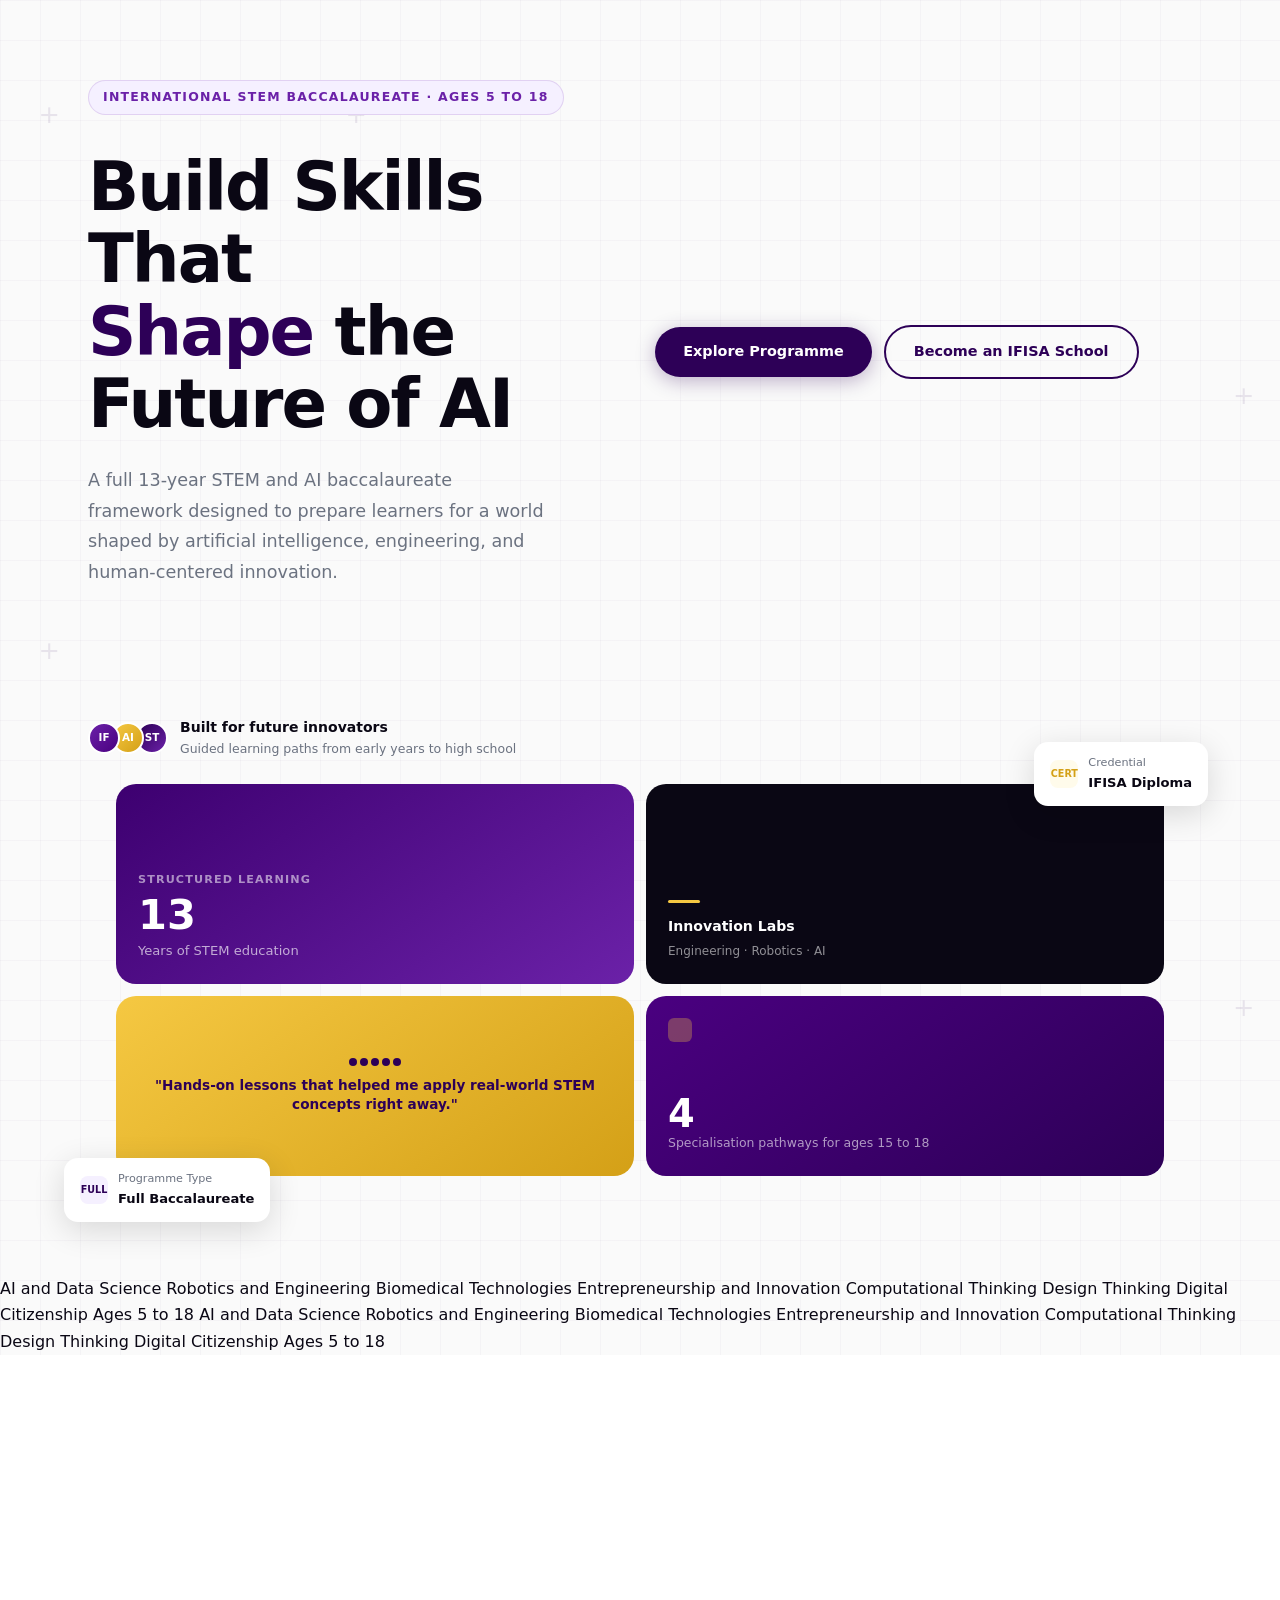
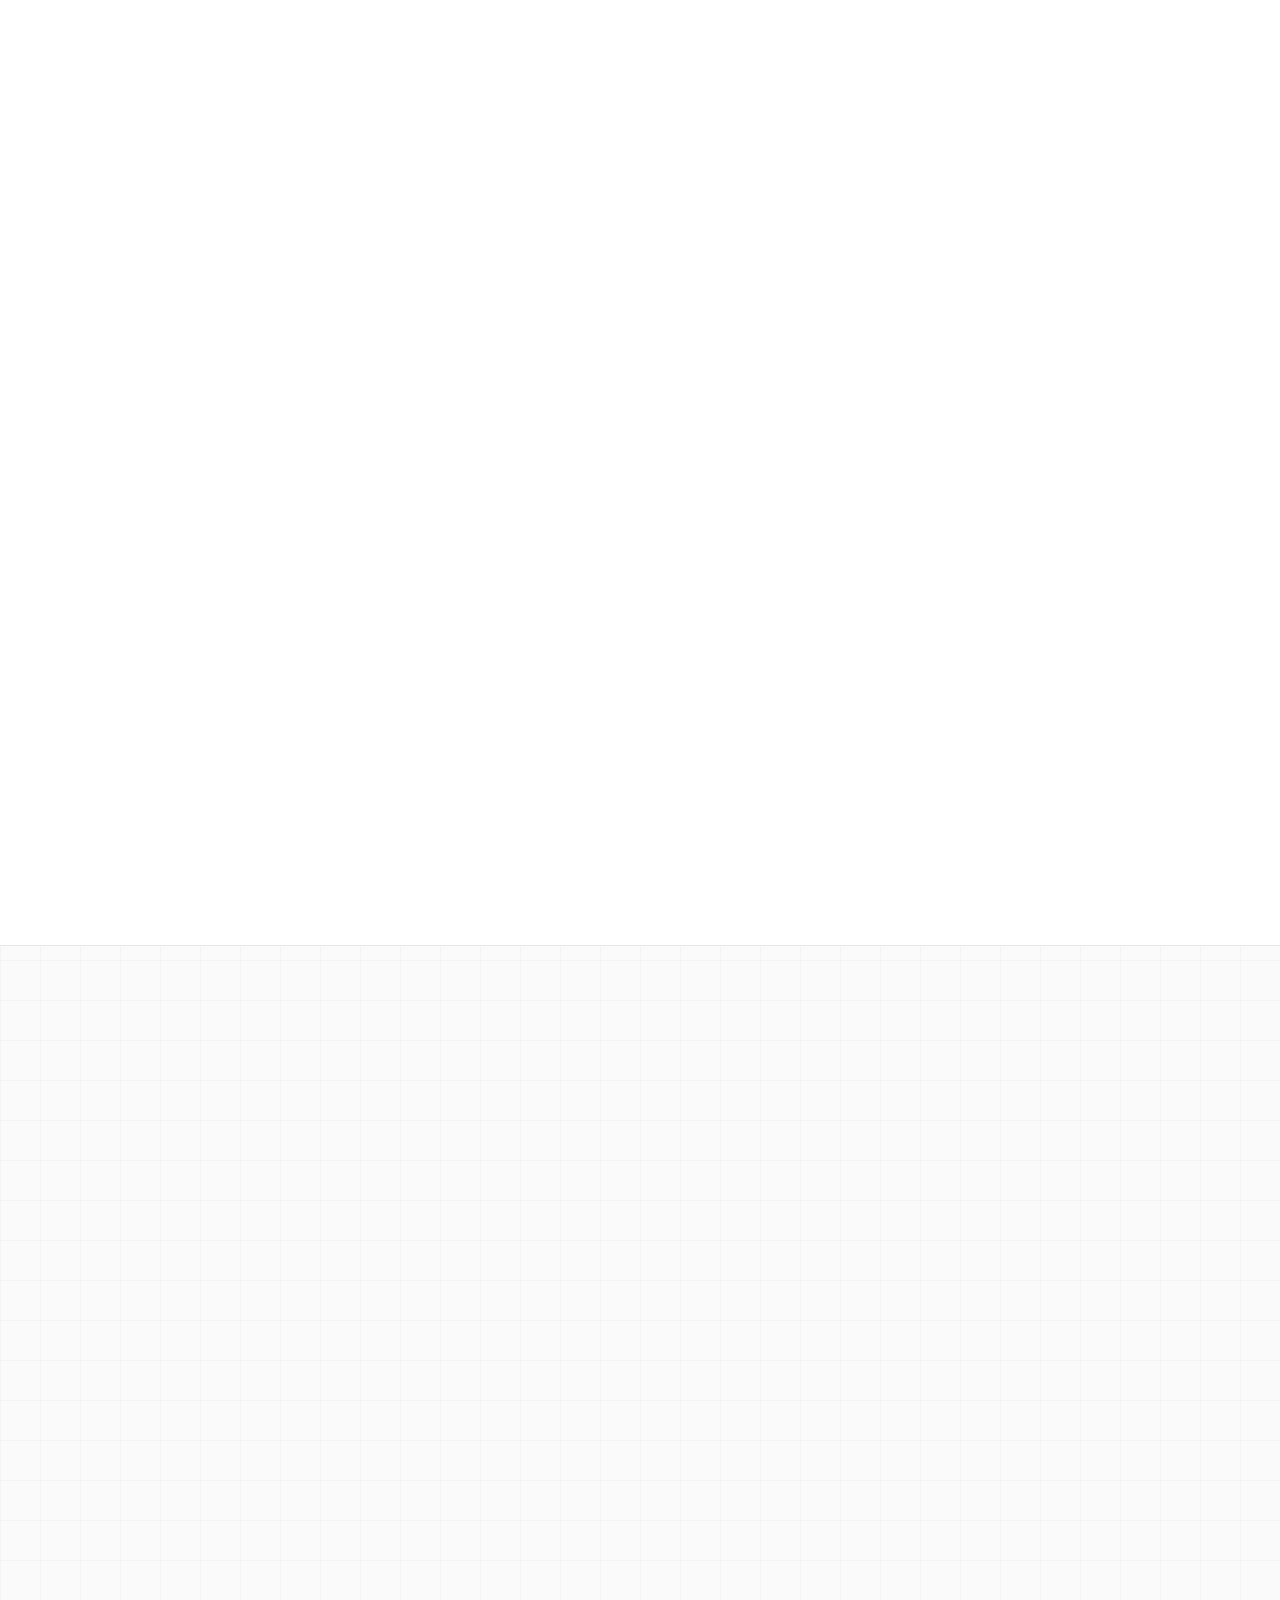
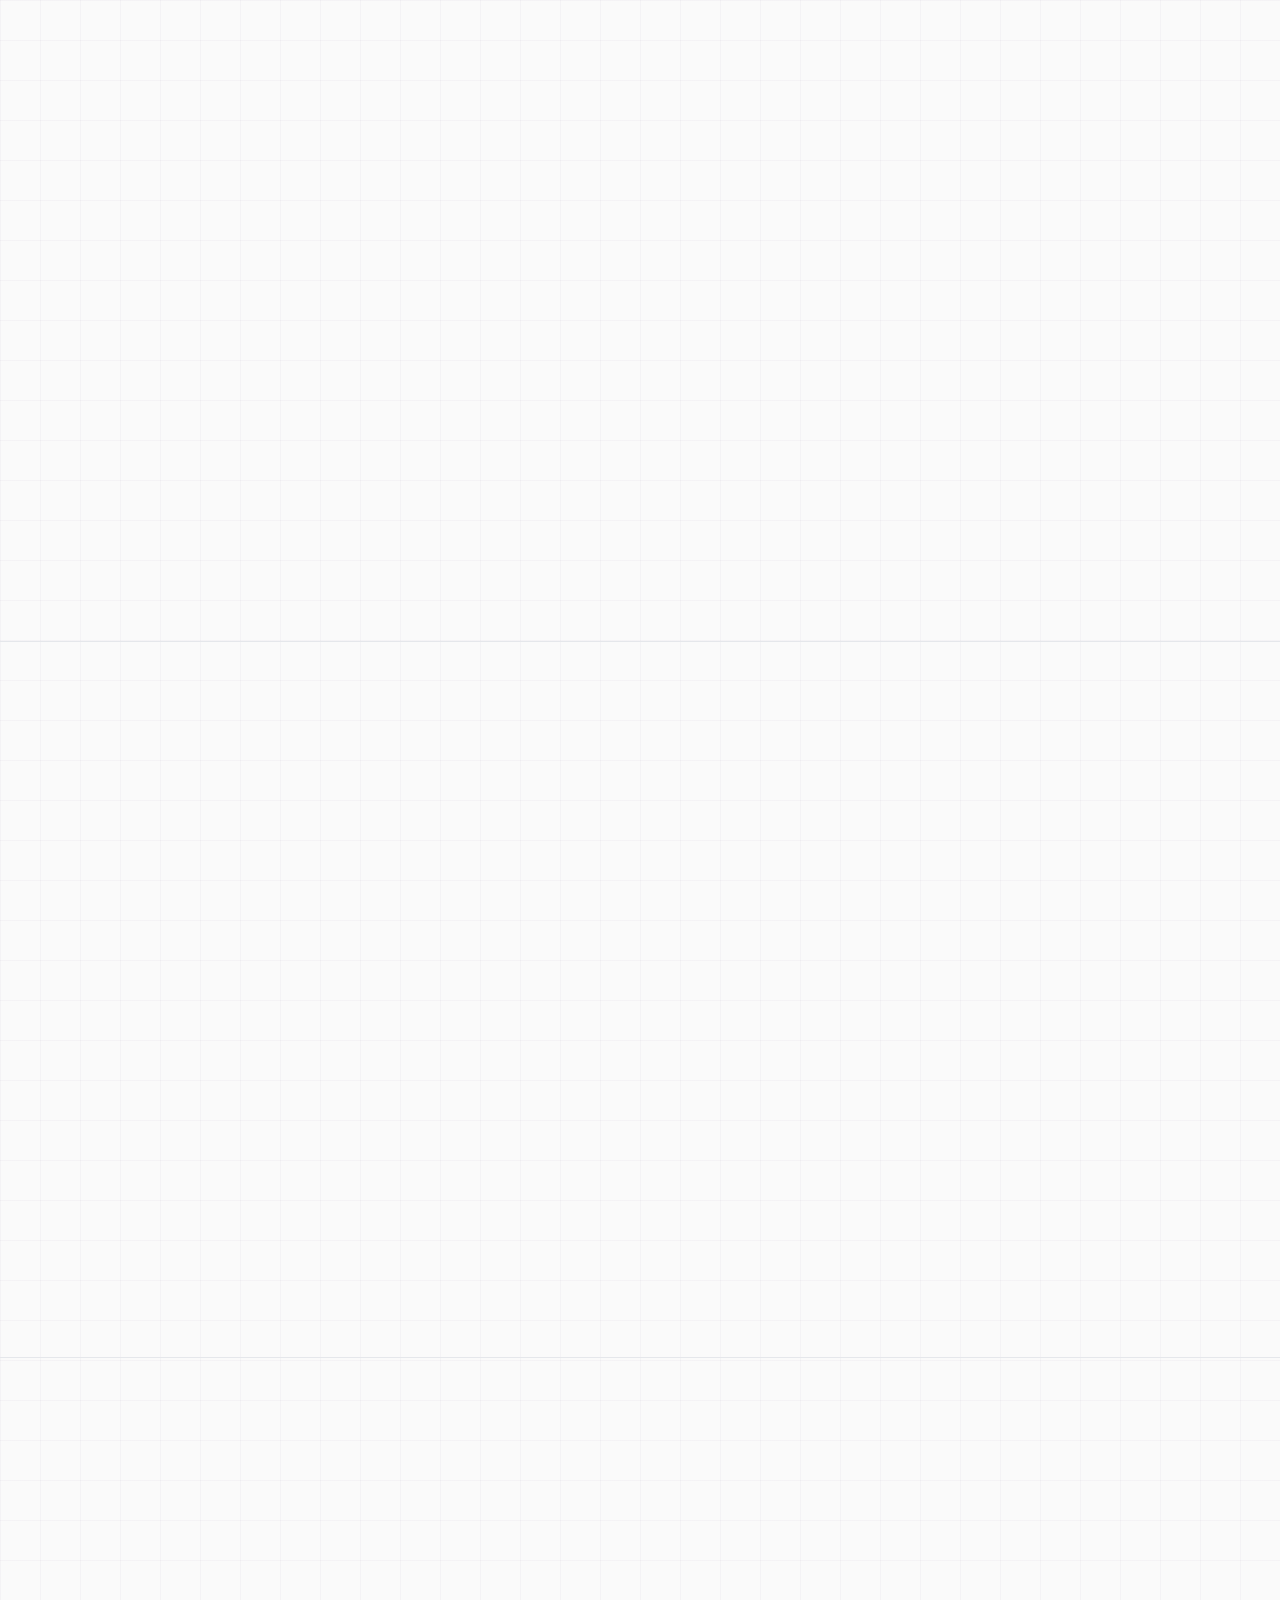
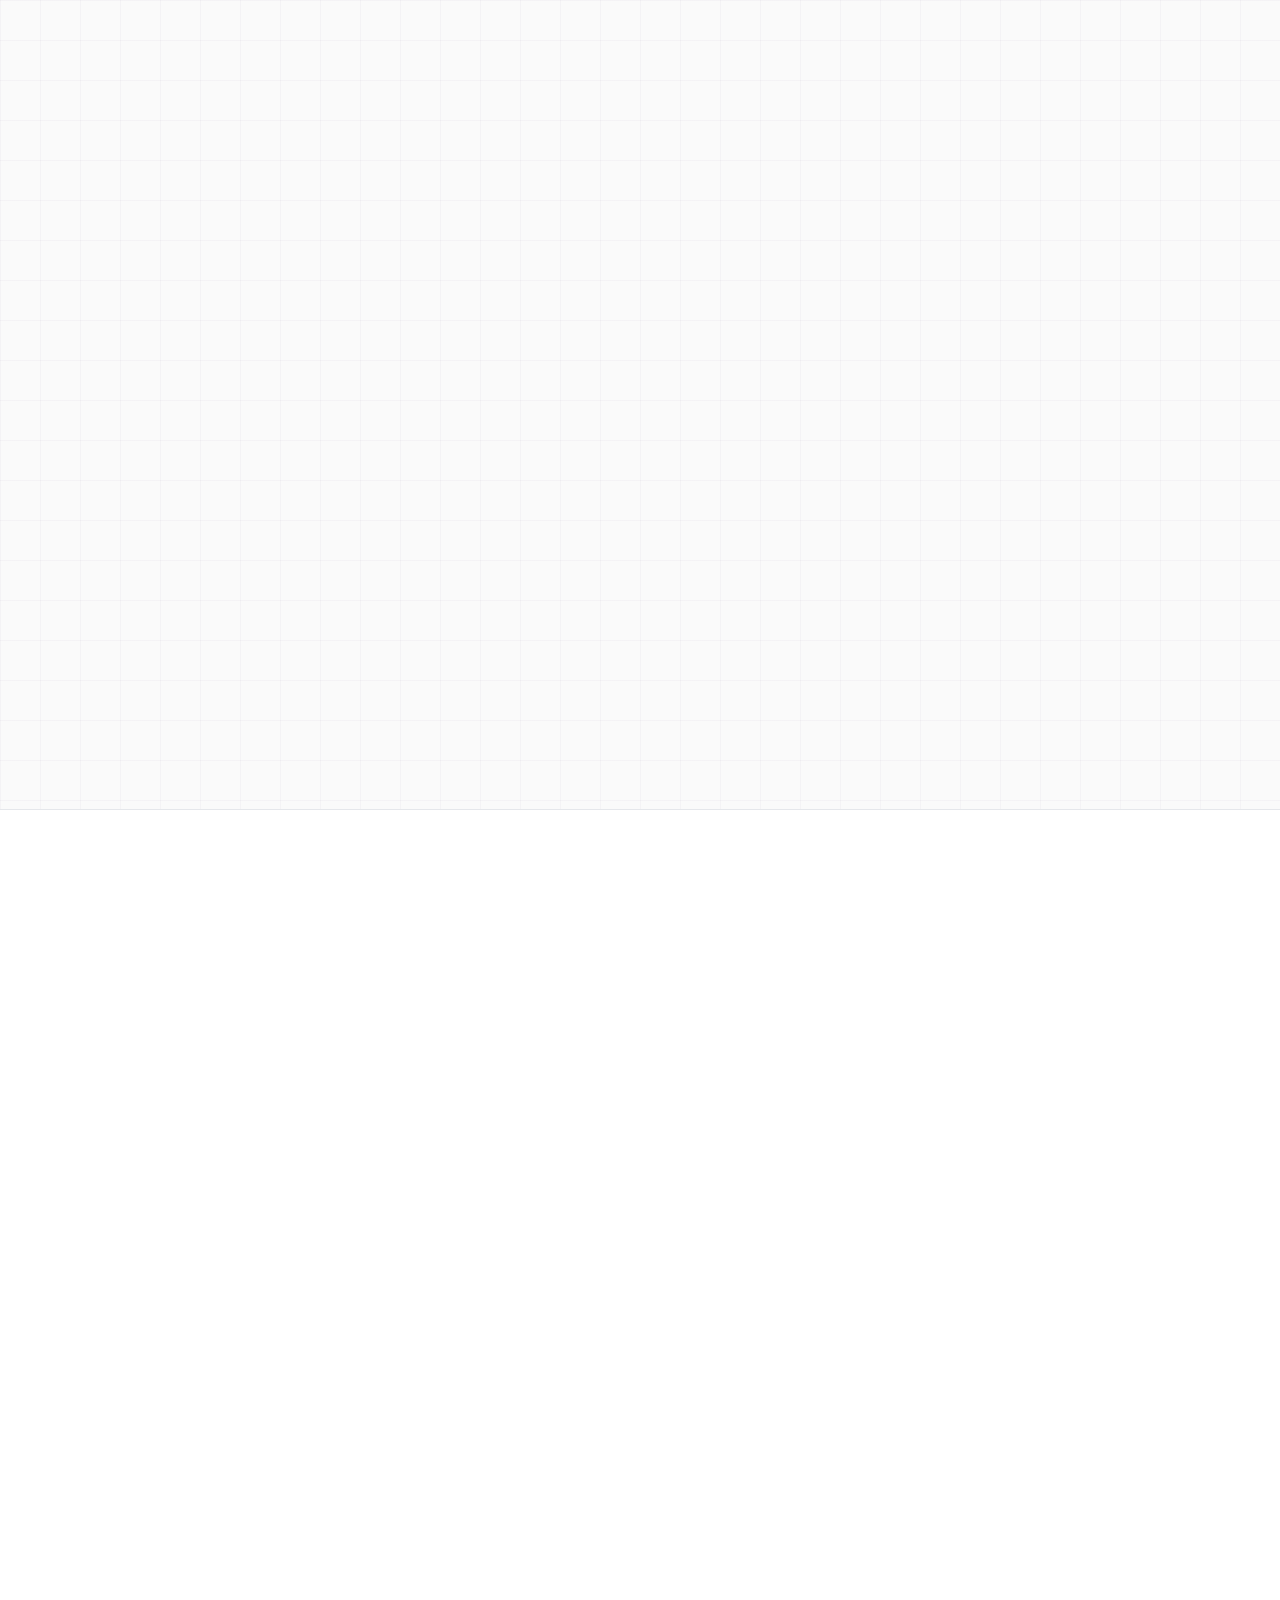
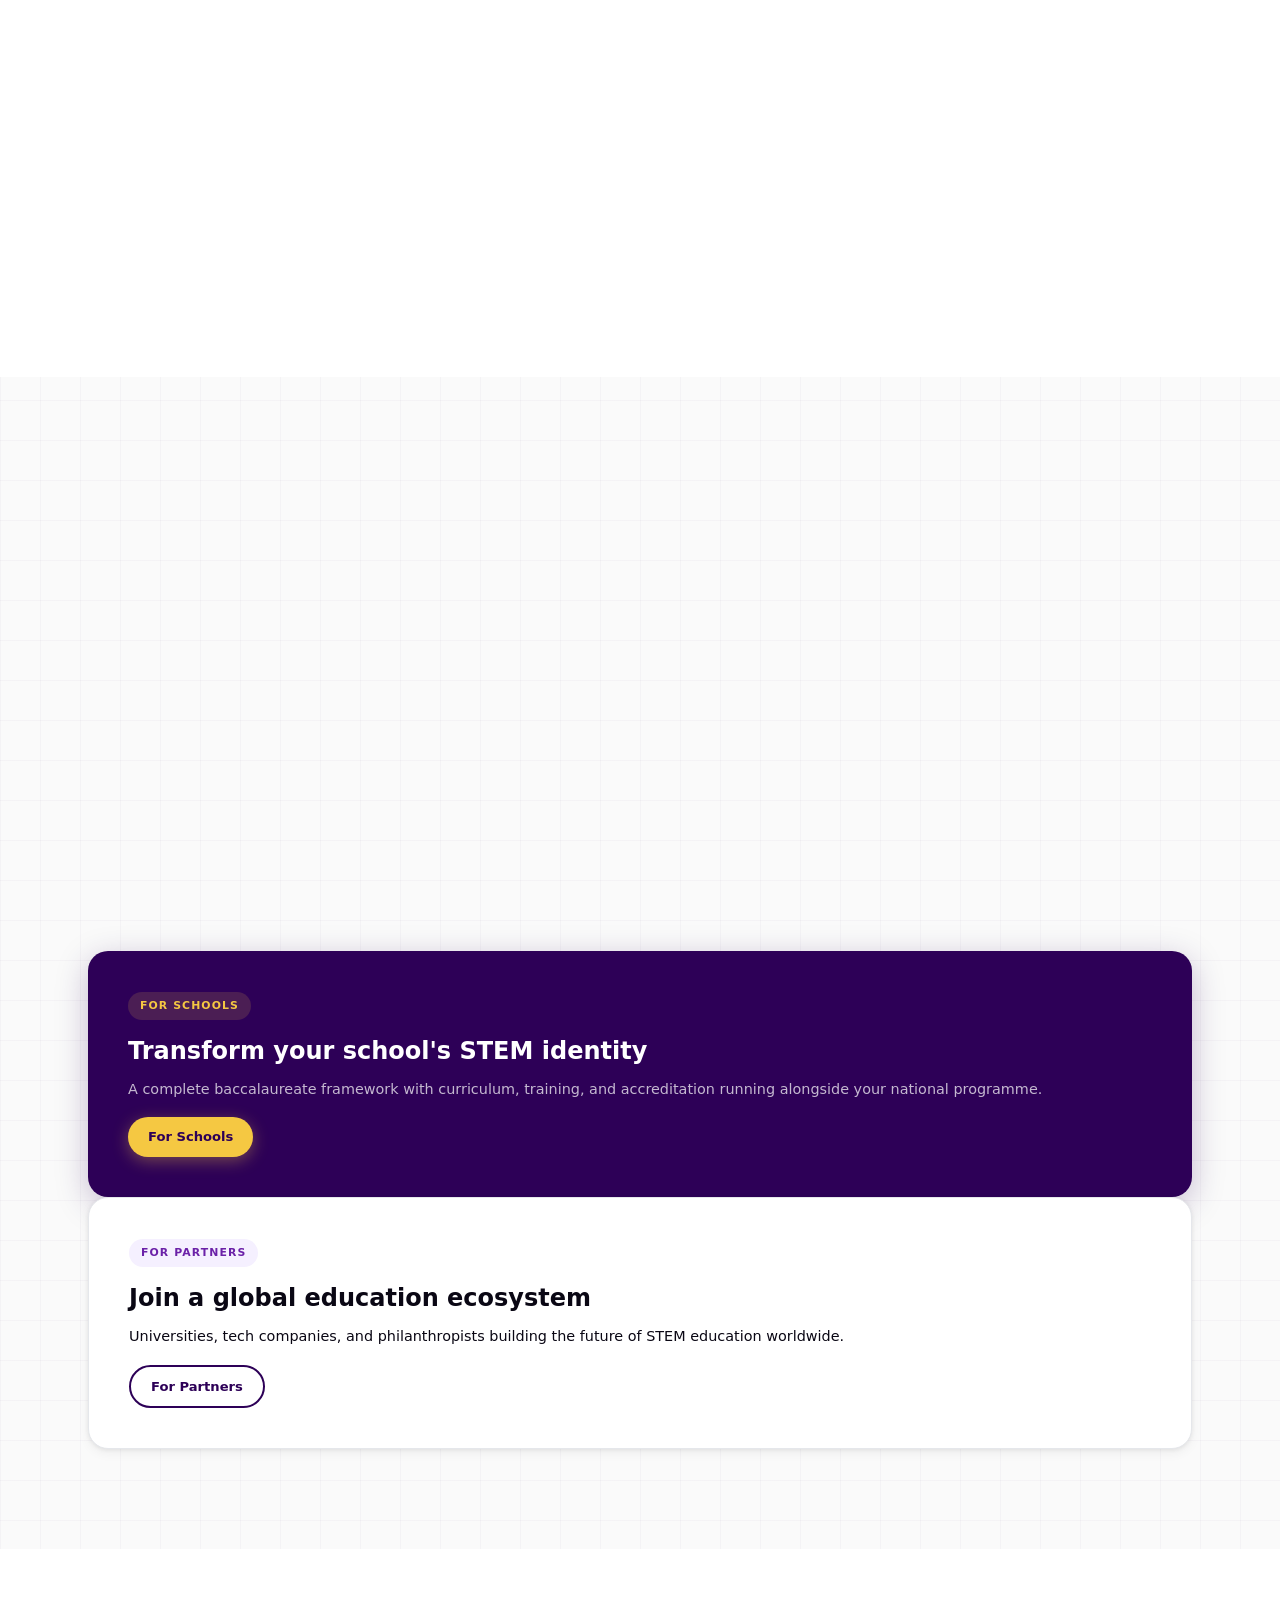
<file: index.html>
<!DOCTYPE html>
<html lang="en">
<head>
  <meta charset="UTF-8"/>
  <meta name="viewport" content="width=device-width, initial-scale=1.0"/>
  <title>IFISA - The Future-Ready Baccalaureate for the Age of AI</title>
  <link rel="stylesheet" href="styles.css"/>
  <style>
  .hero{padding:80px 0 72px;position:relative;overflow:hidden;min-height:92vh;display:flex;align-items:center;}
  .hero__grid{display:grid;grid-template-columns:1fr 1.05fr;gap:56px;align-items:center;}
  .plus{position:absolute;color:rgba(45,0,87,.09);font-size:1.6rem;font-weight:300;user-select:none;pointer-events:none;line-height:1;}
  .mosaic{display:grid;grid-template-columns:1fr 1fr;grid-template-rows:auto auto;gap:12px;position:relative;}
  .mosaic__cell{border-radius:20px;overflow:hidden;position:relative;transition:transform .22s;}
  .mosaic__cell:hover{transform:scale(1.02);}
  .mosaic__cell--a{background:linear-gradient(145deg,#3D0070,#6B21A8);height:200px;display:flex;align-items:flex-end;padding:22px;}
  .mosaic__cell--b{background:var(--ink);height:200px;display:flex;flex-direction:column;justify-content:flex-end;padding:22px;}
  .mosaic__cell--c{background:linear-gradient(145deg,#F5C842,#D4A017);height:180px;display:flex;align-items:center;justify-content:center;padding:24px;}
  .mosaic__cell--d{background:linear-gradient(145deg,#4A0080,#2D0057);height:180px;display:flex;flex-direction:column;justify-content:space-between;padding:22px;}
  .mosaic__label{font-size:.7rem;font-weight:700;text-transform:uppercase;letter-spacing:.1em;color:rgba(255,255,255,.55);display:block;margin-bottom:5px;}
  .mosaic__big{font-size:2.6rem;font-weight:900;color:white;line-height:1;}
  .mosaic__sub{font-size:.82rem;color:rgba(255,255,255,.65);margin-top:4px;}
  .mosaic__float{position:absolute;background:white;border-radius:14px;padding:12px 16px;box-shadow:0 8px 32px rgba(0,0,0,.14);display:flex;align-items:center;gap:10px;z-index:10;font-size:.82rem;font-weight:700;color:var(--ink);animation:float 4s ease-in-out infinite;white-space:nowrap;}
  .mosaic__float .fi{width:28px;height:28px;border-radius:8px;display:flex;align-items:center;justify-content:center;font-size:.72rem;font-weight:800;flex-shrink:0;}
  .mosaic__float--1{bottom:-18px;left:-24px;}
  .mosaic__float--2{top:-18px;right:-16px;animation-delay:1.5s;}
  .avatar-stack{display:flex;align-items:center;gap:12px;margin-top:36px;}
  .avatar-stack__imgs{display:flex;}
  .av{width:32px;height:32px;border-radius:50%;border:2.5px solid white;margin-left:-8px;display:flex;align-items:center;justify-content:center;font-size:.65rem;font-weight:900;color:white;}
  .av:first-child{margin-left:0;}
  .split{display:grid;grid-template-columns:1fr 1fr;gap:80px;align-items:center;}
  .split--flip{direction:rtl;}
  .split--flip>*{direction:ltr;}
  .feat{display:flex;gap:16px;align-items:flex-start;padding:20px 0;border-bottom:1px solid var(--border);}
  .feat:first-child{padding-top:0;}
  .feat:last-child{border-bottom:none;padding-bottom:0;}
  .feat__dot{width:8px;height:8px;border-radius:50%;background:var(--purple);flex-shrink:0;margin-top:8px;}
  .feat__body h4{margin-bottom:3px;font-size:.95rem;}
  .feat__body p{color:var(--gray);font-size:.875rem;margin:0;}
  .vis-card{background:var(--purple);border-radius:24px;padding:40px;position:relative;overflow:hidden;min-height:440px;display:flex;flex-direction:column;justify-content:space-between;}
  .vis-card::before{content:'';position:absolute;top:-30%;right:-20%;width:340px;height:340px;background:radial-gradient(circle,rgba(245,200,66,.16) 0%,transparent 65%);border-radius:50%;pointer-events:none;}
  .vis-card__grid{display:grid;grid-template-columns:1fr 1fr;gap:10px;margin-top:auto;position:relative;z-index:2;}
  .vis-card__chip{background:rgba(255,255,255,.09);border:1px solid rgba(255,255,255,.14);border-radius:10px;padding:14px;}
  .vis-card__chip .num{font-size:1.7rem;font-weight:900;color:var(--gold);line-height:1;}
  .vis-card__chip .lbl{font-size:.7rem;color:rgba(255,255,255,.55);margin-top:3px;}
  .vis-badge{position:absolute;bottom:28px;right:-16px;background:white;border-radius:12px;padding:12px 16px;box-shadow:var(--shadow-lg);display:flex;align-items:center;gap:10px;z-index:5;}
  .vis-badge__icon{width:36px;height:36px;background:var(--gold-pale);border-radius:8px;display:flex;align-items:center;justify-content:center;}
  .stage-row{display:flex;gap:0;border-radius:20px;overflow:hidden;box-shadow:var(--shadow-lg);}
  .stage-mini{flex:1;padding:28px 20px;position:relative;overflow:hidden;transition:flex .25s;cursor:default;}
  .stage-mini:hover{flex:1.4;}
  .stage-mini--1{background:linear-gradient(160deg,#3D0070,#6B21A8);}
  .stage-mini--2{background:linear-gradient(160deg,#4A0080,#3D0070);}
  .stage-mini--3{background:linear-gradient(160deg,#5B0090,#4A0080);}
  .stage-mini--4{background:linear-gradient(160deg,#F5C842,#D4A017);}
  .stage-mini .sn{font-size:3.5rem;font-weight:900;opacity:.1;line-height:1;position:absolute;top:4px;right:10px;color:white;}
  .stage-mini--4 .sn{color:var(--purple);}
  .stage-mini h4{color:white;font-size:.9rem;margin-bottom:4px;}
  .stage-mini--4 h4{color:var(--purple);}
  .stage-mini .age{display:inline-block;background:rgba(255,255,255,.2);border-radius:20px;padding:2px 10px;font-size:.68rem;font-weight:700;color:white;margin-bottom:10px;}
  .stage-mini--4 .age{background:rgba(45,0,87,.12);color:var(--purple);}
  .stage-mini p{font-size:.78rem;color:rgba(255,255,255,.72);margin:0;line-height:1.5;}
  .stage-mini--4 p{color:rgba(45,0,87,.68);}
  .audience-card{border-radius:20px;padding:40px;border:1px solid var(--border);background:var(--white);box-shadow:var(--shadow-sm);transition:transform .22s,box-shadow .22s;}
  .audience-card:hover{transform:translateY(-6px);box-shadow:var(--shadow);}
  .audience-card--school{background:var(--purple);border:none;box-shadow:var(--shadow-purple);}
  .audience-card__tag{display:inline-block;font-size:.68rem;font-weight:800;text-transform:uppercase;letter-spacing:.1em;padding:5px 12px;border-radius:20px;margin-bottom:16px;background:var(--purple-pale);color:var(--purple-soft);}
  .audience-card--school .audience-card__tag{background:rgba(245,200,66,.15);color:var(--gold);}
  .cta-block{background:var(--purple);border-radius:28px;padding:72px 64px;position:relative;overflow:hidden;display:grid;grid-template-columns:1fr auto;gap:48px;align-items:center;box-shadow:0 20px 80px rgba(45,0,87,.28);}
  .cta-block::before{content:'';position:absolute;bottom:-30%;right:10%;width:380px;height:380px;background:radial-gradient(circle,rgba(245,200,66,.1) 0%,transparent 65%);border-radius:50%;pointer-events:none;}
  .cta-block h2{color:white;margin-bottom:10px;}
  .cta-block p{color:rgba(255,255,255,.62);margin:0;font-size:1.05rem;}
  .cta-block__actions{display:flex;flex-direction:column;gap:12px;align-items:flex-end;flex-shrink:0;}
  .section-rule{border:none;border-top:1px solid var(--border);margin:0;}
  @media(max-width:960px){.hero__grid{grid-template-columns:1fr;}.mosaic{max-width:480px;margin:0 auto;}.mosaic__float{display:none;}.split{grid-template-columns:1fr;gap:48px;}.split--flip{direction:ltr;}.cta-block{grid-template-columns:1fr;padding:48px 36px;}.cta-block__actions{align-items:flex-start;}.stage-row{flex-direction:column;}.stage-mini:hover{flex:1;}.drag-card{width:260px;}}
  @media(max-width:560px){.hero{min-height:auto;padding:64px 0 56px;}.cta-block{padding:40px 28px;border-radius:20px;}.drag-card{width:240px;padding:24px;}}
  </style>
</head>
<body>

<section class="hero">
  <span class="plus" style="top:8%;left:3%;">+</span>
  <span class="plus" style="top:8%;left:27%;">+</span>
  <span class="plus" style="top:50%;left:3%;">+</span>
  <span class="plus" style="bottom:10%;left:27%;">+</span>
  <span class="plus" style="top:30%;right:2%;">+</span>
  <span class="plus" style="bottom:20%;right:2%;">+</span>
  <div class="container">
    <div class="hero__grid">
      <div style="animation:fadeUp .7s ease both;">
        <div class="eyebrow">International STEM Baccalaureate &middot; Ages 5 to 18</div>
        <h1 style="margin-top:16px;">Build Skills That<br><span style="color:var(--purple);">Shape</span> the<br>Future of AI</h1>
        <p style="color:var(--gray);font-size:1.1rem;max-width:460px;margin:24px 0 36px;line-height:1.75;">A full 13-year STEM and AI baccalaureate framework designed to prepare learners for a world shaped by artificial intelligence, engineering, and human-centered innovation.</div>
        <div class="cta-group">
          <a href="programme.html" class="btn btn-primary">Explore Programme</a>
          <a href="schools.html" class="btn btn-outline">Become an IFISA School</a>
        </div>
        <div class="avatar-stack">
          <div class="avatar-stack__imgs">
            <div class="av" style="background:linear-gradient(135deg,#6B21A8,#4A0080);z-index:3;">IF</div>
            <div class="av" style="background:linear-gradient(135deg,#F5C842,#D4A017);z-index:2;">AI</div>
            <div class="av" style="background:linear-gradient(135deg,#2D0057,#6B21A8);z-index:1;">ST</div>
          </div>
          <div>
            <div style="font-weight:700;font-size:.875rem;color:var(--ink);">Built for future innovators</div>
            <div style="font-size:.78rem;color:var(--gray);">Guided learning paths from early years to high school</div>
          </div>
        </div>
      </div>
      <div style="position:relative;animation:fadeUp .7s .2s ease both;padding:24px 28px 28px;">
        <div class="mosaic">
          <div class="mosaic__cell mosaic__cell--a">
            <div><span class="mosaic__label">Structured Learning</span><div class="mosaic__big">13</div><div class="mosaic__sub">Years of STEM education</div></div>
          </div>
          <div class="mosaic__cell mosaic__cell--b">
            <div>
              <div style="width:32px;height:3px;background:var(--gold);border-radius:2px;margin-bottom:12px;"></div>
              <div style="font-size:.88rem;font-weight:700;color:white;">Innovation Labs</div>
              <div style="font-size:.75rem;color:rgba(255,255,255,.55);margin-top:4px;">Engineering &middot; Robotics &middot; AI</div>
            </div>
          </div>
          <div class="mosaic__cell mosaic__cell--c">
            <div style="text-align:center;">
              <div style="display:flex;gap:3px;justify-content:center;margin-bottom:10px;">
                <div style="width:8px;height:8px;border-radius:50%;background:var(--purple);"></div>
                <div style="width:8px;height:8px;border-radius:50%;background:var(--purple);"></div>
                <div style="width:8px;height:8px;border-radius:50%;background:var(--purple);"></div>
                <div style="width:8px;height:8px;border-radius:50%;background:var(--purple);"></div>
                <div style="width:8px;height:8px;border-radius:50%;background:var(--purple);"></div>
              </div>
              <p style="font-size:.85rem;font-weight:700;color:var(--purple);line-height:1.4;margin:0;">"Hands-on lessons that helped me apply real-world STEM concepts right away."</p>
            </div>
          </div>
          <div class="mosaic__cell mosaic__cell--d">
            <div style="width:24px;height:24px;border-radius:6px;background:rgba(245,200,66,.3);"></div>
            <div>
              <div style="font-size:2.4rem;font-weight:900;color:white;line-height:1;">4</div>
              <div style="font-size:.78rem;color:rgba(255,255,255,.6);">Specialisation pathways for ages 15 to 18</div>
            </div>
          </div>
        </div>
        <div class="mosaic__float mosaic__float--1">
          <div class="fi" style="background:var(--purple-pale);font-size:.6rem;font-weight:900;color:var(--purple);">FULL</div>
          <div><div style="font-size:.7rem;color:var(--gray);font-weight:500;">Programme Type</div><div>Full Baccalaureate</div></div>
        </div>
        <div class="mosaic__float mosaic__float--2">
          <div class="fi" style="background:var(--gold-pale);font-size:.6rem;font-weight:900;color:var(--gold-dark);">CERT</div>
          <div><div style="font-size:.7rem;color:var(--gray);font-weight:500;">Credential</div><div>IFISA Diploma</div></div>
        </div>
      </div>
    </div>
  </div>
</section>

<div class="marquee-strip">
  <div class="marquee-track">
    <span class="marquee-item"><span class="dot"></span> AI and Data Science</span>
    <span class="marquee-item"><span class="dot"></span> Robotics and Engineering</span>
    <span class="marquee-item"><span class="dot"></span> Biomedical Technologies</span>
    <span class="marquee-item"><span class="dot"></span> Entrepreneurship and Innovation</span>
    <span class="marquee-item"><span class="dot"></span> Computational Thinking</span>
    <span class="marquee-item"><span class="dot"></span> Design Thinking</span>
    <span class="marquee-item"><span class="dot"></span> Digital Citizenship</span>
    <span class="marquee-item"><span class="dot"></span> Ages 5 to 18</span>
    <span class="marquee-item"><span class="dot"></span> AI and Data Science</span>
    <span class="marquee-item"><span class="dot"></span> Robotics and Engineering</span>
    <span class="marquee-item"><span class="dot"></span> Biomedical Technologies</span>
    <span class="marquee-item"><span class="dot"></span> Entrepreneurship and Innovation</span>
    <span class="marquee-item"><span class="dot"></span> Computational Thinking</span>
    <span class="marquee-item"><span class="dot"></span> Design Thinking</span>
    <span class="marquee-item"><span class="dot"></span> Digital Citizenship</span>
    <span class="marquee-item"><span class="dot"></span> Ages 5 to 18</span>
  </div>
</div>

<section class="section section--light">
  <div class="container">
    <div class="split reveal">
      <div>
        <div class="eyebrow">The IFISA Model</div>
        <h2 style="margin-top:14px;">Learning Built<br>for Real Futures</h2>
        <p style="color:var(--gray);margin:16px 0 32px;line-height:1.75;">IFISA is a full school-embedded baccalaureate framework, not an enrichment programme. It runs alongside the national curriculum so students get both academic qualifications and future-ready STEM credentials.</div>
        <div>
          <div class="feat"><div class="feat__dot"></div><div class="feat__body"><h4>Computational Thinking Across Disciplines</h4><p>Algorithms, coding, and systems thinking woven across all subjects from age 5, not just computing class.</p></div></div>
          <div class="feat"><div class="feat__dot" style="background:var(--gold-dark);"></div><div class="feat__body"><h4>Portfolio-Based Credentials</h4><p>Every student builds a 13-year Innovation Portfolio, their most powerful credential for university and beyond.</p></div></div>
          <div class="feat"><div class="feat__dot"></div><div class="feat__body"><h4>Human-Centered AI and Ethics</h4><p>AI is taught as a societal force with responsibility, equity, and ethics integrated at every stage.</p></div></div>
          <div class="feat"><div class="feat__dot" style="background:var(--gold-dark);"></div><div class="feat__body"><h4>Real-World Problem Solving</h4><p>Students apply STEM to genuine community challenges, not textbook exercises.</p></div></div>
        </div>
        <a href="programme.html" class="btn btn-primary mt-32">Explore the Programme</a>
      </div>
      <div class="reveal reveal-delay">
        <div class="vis-card">
          <div style="position:relative;z-index:2;">
            <div class="eyebrow" style="background:rgba(245,200,66,.14);border-color:rgba(245,200,66,.28);color:var(--gold);">IFISA Graduate Profile</div>
            <h3 style="color:white;margin-top:12px;">Where Future Innovators Are Built</h3>
          </div>
          <div class="vis-card__grid">
            <div class="vis-card__chip"><div class="num">13</div><div class="lbl">Years of structured learning</div></div>
            <div class="vis-card__chip"><div class="num">4</div><div class="lbl">Specialisation pathways</div></div>
            <div class="vis-card__chip"><div class="num">7</div><div class="lbl">Curriculum strands</div></div>
            <div class="vis-card__chip"><div class="num">2</div><div class="lbl">Parallel learning tracks</div></div>
          </div>
          <div class="vis-badge">
            <div class="vis-badge__icon"><svg viewBox="0 0 18 18" width="18" height="18" fill="none"><rect x="2" y="10" width="4" height="6" rx="1" fill="#D4A017"/><rect x="7" y="6" width="4" height="10" rx="1" fill="#F5C842"/><rect x="12" y="2" width="4" height="14" rx="1" fill="#2D0057"/></svg></div>
            <div><div style="font-size:.7rem;color:var(--gray);font-weight:600;">Credential</div><div style="font-size:.85rem;font-weight:800;color:var(--ink);">IFISA Diploma</div></div>
          </div>
        </div>
      </div>
    </div>
  </div>
</section>

<hr class="section-rule"/>

<section class="section reveal">
  <div class="container">
    <div class="section-header" style="margin-bottom:40px;">
      <div class="eyebrow">Curriculum Strands</div>
      <h2 style="margin-top:12px;">Seven Strands.<br>Every Year. Every Stage.</h2>
    </div>
    <div style="display:grid;grid-template-columns:repeat(auto-fill,minmax(280px,1fr));gap:20px;">
      <div class="card" style="border-top:4px solid var(--purple);"><div style="font-size:2rem;font-weight:900;color:var(--purple);opacity:.15;line-height:1;margin-bottom:10px;">01</div><div style="font-size:.7rem;font-weight:800;text-transform:uppercase;letter-spacing:.1em;color:var(--gray);margin-bottom:8px;">Strand One</div><h4>Computational Thinking and Coding</h4><p class="text-gray mt-8" style="font-size:.875rem;">Algorithms, decomposition, pattern recognition, and programming applied across all subjects from age 5 through 18.</p></div>
      <div class="card" style="border-top:4px solid var(--purple-soft);"><div style="font-size:2rem;font-weight:900;color:var(--purple);opacity:.15;line-height:1;margin-bottom:10px;">02</div><div style="font-size:.7rem;font-weight:800;text-transform:uppercase;letter-spacing:.1em;color:var(--gray);margin-bottom:8px;">Strand Two</div><h4>Mathematics for Modelling and Problem Solving</h4><p class="text-gray mt-8" style="font-size:.875rem;">Applied mathematics, statistics, and quantitative reasoning used to solve real problems, not just pass exams.</p></div>
      <div class="card" style="border-top:4px solid var(--gold-dark);"><div style="font-size:2rem;font-weight:900;color:var(--purple);opacity:.15;line-height:1;margin-bottom:10px;">03</div><div style="font-size:.7rem;font-weight:800;text-transform:uppercase;letter-spacing:.1em;color:var(--gray);margin-bottom:8px;">Strand Three</div><h4>Science and Inquiry</h4><p class="text-gray mt-8" style="font-size:.875rem;">Empirical investigation, hypothesis testing, observation, data collection, and evidence-based reasoning across sciences.</p></div>
      <div class="card" style="border-top:4px solid var(--gold);"><div style="font-size:2rem;font-weight:900;color:var(--purple);opacity:.15;line-height:1;margin-bottom:10px;">04</div><div style="font-size:.7rem;font-weight:800;text-transform:uppercase;letter-spacing:.1em;color:var(--gray);margin-bottom:8px;">Strand Four</div><h4>Engineering, Robotics, and Making</h4><p class="text-gray mt-8" style="font-size:.875rem;">Design-build-test-iterate cycles, mechanical and electronic systems, robotics, and digital fabrication.</p></div>
      <div class="card" style="border-top:4px solid var(--purple);"><div style="font-size:2rem;font-weight:900;color:var(--purple);opacity:.15;line-height:1;margin-bottom:10px;">05</div><div style="font-size:.7rem;font-weight:800;text-transform:uppercase;letter-spacing:.1em;color:var(--gray);margin-bottom:8px;">Strand Five</div><h4>Data, Statistics, and AI</h4><p class="text-gray mt-8" style="font-size:.875rem;">Data literacy, visualisation, statistical analysis, AI concepts and algorithms, and AI ethics from early years through graduation.</p></div>
      <div class="card" style="border-top:4px solid var(--purple-soft);"><div style="font-size:2rem;font-weight:900;color:var(--purple);opacity:.15;line-height:1;margin-bottom:10px;">06</div><div style="font-size:.7rem;font-weight:800;text-transform:uppercase;letter-spacing:.1em;color:var(--gray);margin-bottom:8px;">Strand Six</div><h4>Design, Creativity, and Communication</h4><p class="text-gray mt-8" style="font-size:.875rem;">Visual communication, design thinking, creative problem solving, prototyping, and communicating technical ideas clearly.</p></div>
      <div class="card" style="border-top:4px solid var(--ink);"><div style="font-size:2rem;font-weight:900;color:var(--purple);opacity:.15;line-height:1;margin-bottom:10px;">07</div><div style="font-size:.7rem;font-weight:800;text-transform:uppercase;letter-spacing:.1em;color:var(--gray);margin-bottom:8px;">Strand Seven</div><h4>Ethics, Citizenship, and Leadership</h4><p class="text-gray mt-8" style="font-size:.875rem;">Digital citizenship, AI ethics, environmental responsibility, equity, and leadership skills to drive change in complex systems.</p></div>
    </div>
  </div>
</section>

<hr class="section-rule"/>

<section class="section">
  <div class="container">
    <div class="section-header reveal" style="margin-bottom:40px;">
      <div class="eyebrow">The Learning Journey</div>
      <h2 style="margin-top:12px;">13 Years. Four Stages.<br>One Coherent Pathway.</h2>
      <p style="color:var(--gray);max-width:500px;margin-top:14px;">Every stage builds on the last, creating cumulative depth rather than isolated STEM encounters. Hover a stage to expand it.</div>
    </div>
    <div class="stage-row reveal">
      <div class="stage-mini stage-mini--1"><span class="sn">1</span><span class="age">Ages 5 to 7</span><h4>Future Explorers</h4><p>Discovery, unplugged coding, early robotics, and nature-based observation.</p></div>
      <div class="stage-mini stage-mini--2"><span class="sn">2</span><span class="age">Ages 8 to 11</span><h4>STEM Discoverers</h4><p>Coding foundations, engineering design, data exploration, AI concepts.</p></div>
      <div class="stage-mini stage-mini--3"><span class="sn">3</span><span class="age">Ages 12 to 14</span><h4>Emerging Innovators</h4><p>Python, robotics, electronics, data literacy, AI algorithms.</p></div>
      <div class="stage-mini stage-mini--4"><span class="sn">4</span><span class="age">Ages 15 to 18</span><h4>Global STEM Scholars</h4><p>Four deep specialisation pathways leading to the IFISA Diploma.</p></div>
    </div>
    <div class="text-center mt-32 reveal"><a href="learning-stages.html" class="btn btn-outline">View Full Learning Stages</a></div>
  </div>
</section>

<hr class="section-rule"/>

<section class="section section--light reveal">
  <div class="container">
    <div class="section-header" style="margin-bottom:40px;display:flex;justify-content:space-between;align-items:flex-end;flex-wrap:wrap;gap:20px;">
      <div>
        <div class="eyebrow">Upper Secondary - Ages 15 to 18</div>
        <h2 style="margin-top:12px;">Four Specialisation<br>Pathways</h2>
      </div>
      <a href="pathways.html" class="btn btn-outline btn-sm">View All</a>
    </div>
    <div class="grid-2" style="gap:24px;">
      <div class="card" style="border-top:4px solid var(--purple);">
        <div style="width:36px;height:4px;background:var(--purple);border-radius:2px;margin-bottom:20px;"></div>
        <div style="font-size:.7rem;font-weight:800;text-transform:uppercase;letter-spacing:.1em;color:var(--gray);margin-bottom:8px;">Pathway One</div>
        <h3>AI and Data Science</h3>
        <p class="text-gray mt-8" style="font-size:.9rem;">Machine learning foundations, analytics, AI ethics, data storytelling, and predictive modelling.</p>
        <a href="pathways.html" class="btn btn-primary btn-sm mt-24">Learn more</a>
      </div>
      <div class="card" style="border-top:4px solid var(--gold-dark);">
        <div style="width:36px;height:4px;background:var(--gold-dark);border-radius:2px;margin-bottom:20px;"></div>
        <div style="font-size:.7rem;font-weight:800;text-transform:uppercase;letter-spacing:.1em;color:var(--gray);margin-bottom:8px;">Pathway Two</div>
        <h3>Robotics and Engineering</h3>
        <p class="text-gray mt-8" style="font-size:.9rem;">Embedded systems, automation, mechatronics, and full design-build-test engineering cycles.</p>
        <a href="pathways.html" class="btn btn-outline btn-sm mt-24">Learn more</a>
      </div>
      <div class="card" style="border-top:4px solid var(--purple-soft);">
        <div style="width:36px;height:4px;background:var(--purple-soft);border-radius:2px;margin-bottom:20px;"></div>
        <div style="font-size:.7rem;font-weight:800;text-transform:uppercase;letter-spacing:.1em;color:var(--gray);margin-bottom:8px;">Pathway Three</div>
        <h3>Biomedical and Health Technologies</h3>
        <p class="text-gray mt-8" style="font-size:.9rem;">Bioinformatics, health data, wearables, and biomedical design challenges.</p>
        <a href="pathways.html" class="btn btn-primary btn-sm mt-24">Learn more</a>
      </div>
      <div class="card" style="border-top:4px solid var(--ink);">
        <div style="width:36px;height:4px;background:var(--ink);border-radius:2px;margin-bottom:20px;"></div>
        <div style="font-size:.7rem;font-weight:800;text-transform:uppercase;letter-spacing:.1em;color:var(--gray);margin-bottom:8px;">Pathway Four</div>
        <h3>Entrepreneurship and Innovation</h3>
        <p class="text-gray mt-8" style="font-size:.9rem;">Venture design, product development, social entrepreneurship, and innovation leadership.</p>
        <a href="pathways.html" class="btn btn-outline btn-sm mt-24">Learn more</a>
      </div>
    </div>
  </div>
</section>

<hr class="section-rule"/>

<section class="section section--light">
  <div class="container">
    <div class="split split--flip reveal">
      <div>
        <div class="eyebrow">For School Leaders</div>
        <h2 style="margin-top:14px;">Transform Your<br>School's STEM Identity</h2>
        <p style="color:var(--gray);margin:16px 0 28px;line-height:1.75;">IFISA gives schools a complete framework including curriculum, teacher training, assessment systems, and a roadmap to formal international accreditation, all running alongside your existing national programme.</div>
        <div>
          <div class="feat"><div class="feat__dot"></div><div class="feat__body"><h4>Full 13-Year Curriculum</h4><p>Complete learning framework for all stages, ready to implement.</p></div></div>
          <div class="feat"><div class="feat__dot" style="background:var(--gold-dark);"></div><div class="feat__body"><h4>Teacher Training</h4><p>Ongoing professional development built into every partnership.</p></div></div>
          <div class="feat"><div class="feat__dot"></div><div class="feat__body"><h4>IFISA Accreditation Pathway</h4><p>A staged journey from pilot school to fully accredited IFISA institution.</p></div></div>
        </div>
        <div class="cta-group mt-32">
          <a href="schools.html" class="btn btn-primary">For Schools</a>
          <a href="contact.html" class="btn btn-outline">Book a Discovery Call</a>
        </div>
      </div>
      <div class="reveal reveal-delay" style="background:var(--purple-pale);border-radius:24px;padding:44px;border:1px solid rgba(107,33,168,.1);">
        <div class="eyebrow">Implementation Phases</div>
        <div style="margin-top:24px;">
          <div class="phase" style="padding:20px 0;"><div class="phase__num" style="font-size:.85rem;">01</div><div class="phase__content"><h4>Pilot Launch (Years 1 to 2)</h4><p>Curriculum testing, teacher training, first IFISA certificates awarded.</div></div></div>
          <div class="phase" style="padding:20px 0;"><div class="phase__num" style="font-size:.85rem;">02</div><div class="phase__content"><h4>Enterprise Alignment (Years 3 to 5)</h4><p>Full expansion, microcredentials, lab development, quality validation.</p></div></div>
          <div class="phase" style="padding:20px 0;"><div class="phase__num" style="font-size:.85rem;">03</div><div class="phase__content"><h4>Accreditation Network (Years 5 to 10)</h4><p>IFISA Diploma scale, global network membership, full accreditation.</p></div></div>
        </div>
      </div>
    </div>
  </div>
</section>

<section class="section">
  <div class="container">
    <div class="section-header section-header--center reveal">
      <div class="eyebrow">Who IFISA Is For</div>
      <h2 style="margin-top:12px;">Built for Every Part of<br>the Education Ecosystem</h2>
    </div>
    <div class="grid-3 reveal">
      <div class="audience-card">
        <div class="audience-card__tag">For Families</div>
        <h3 style="margin-bottom:12px;">Give your child a 13-year advantage</h3>
        <p class="text-gray" style="font-size:.9rem;">Technical fluency, a real portfolio, and credentials alongside national qualifications from age 5.</div>
        <a href="join.html" class="btn btn-primary btn-sm mt-24">For Families</a>
      </div>
      <div class="audience-card audience-card--school">
        <div class="audience-card__tag">For Schools</div>
        <h3 style="color:white;margin-bottom:12px;">Transform your school's STEM identity</h3>
        <p style="color:rgba(255,255,255,.72);font-size:.9rem;">A complete baccalaureate framework with curriculum, training, and accreditation running alongside your national programme.</p>
        <a href="schools.html" class="btn btn-gold btn-sm mt-24">For Schools</a>
      </div>
      <div class="audience-card">
        <div class="audience-card__tag">For Partners</div>
        <h3 style="margin-bottom:12px;">Join a global education ecosystem</h3>
        <p class="text-gray" style="font-size:.9rem;">Universities, tech companies, and philanthropists building the future of STEM education worldwide.</p>
        <a href="partnerships.html" class="btn btn-outline btn-sm mt-24">For Partners</a>
      </div>
    </div>
  </div>
</section>

<section class="section section--light">
  <div class="container reveal">
    <div class="cta-block">
      <div style="position:relative;z-index:2;">
        <div class="eyebrow" style="background:rgba(245,200,66,.14);border-color:rgba(245,200,66,.28);color:var(--gold);margin-bottom:16px;">Ready to Get Started?</div>
        <h2>Build the Future of<br>Schooling With Us</h2>
        <p style="margin-top:10px;">Whether you are a parent, school leader, or partner, IFISA has a pathway for you.</div>
      </div>
      <div class="cta-block__actions" style="position:relative;z-index:2;">
        <a href="schools.html" class="btn btn-gold">Become an IFISA School</a>
        <a href="contact.html" class="btn btn-outline-dark">Book a Discovery Call</a>
        <a href="join.html" class="btn btn-outline-dark">For Families</a>
      </div>
    </div>
  </div>
</section>

<script src="nav.js"></script>
</body>
</html>
</file>
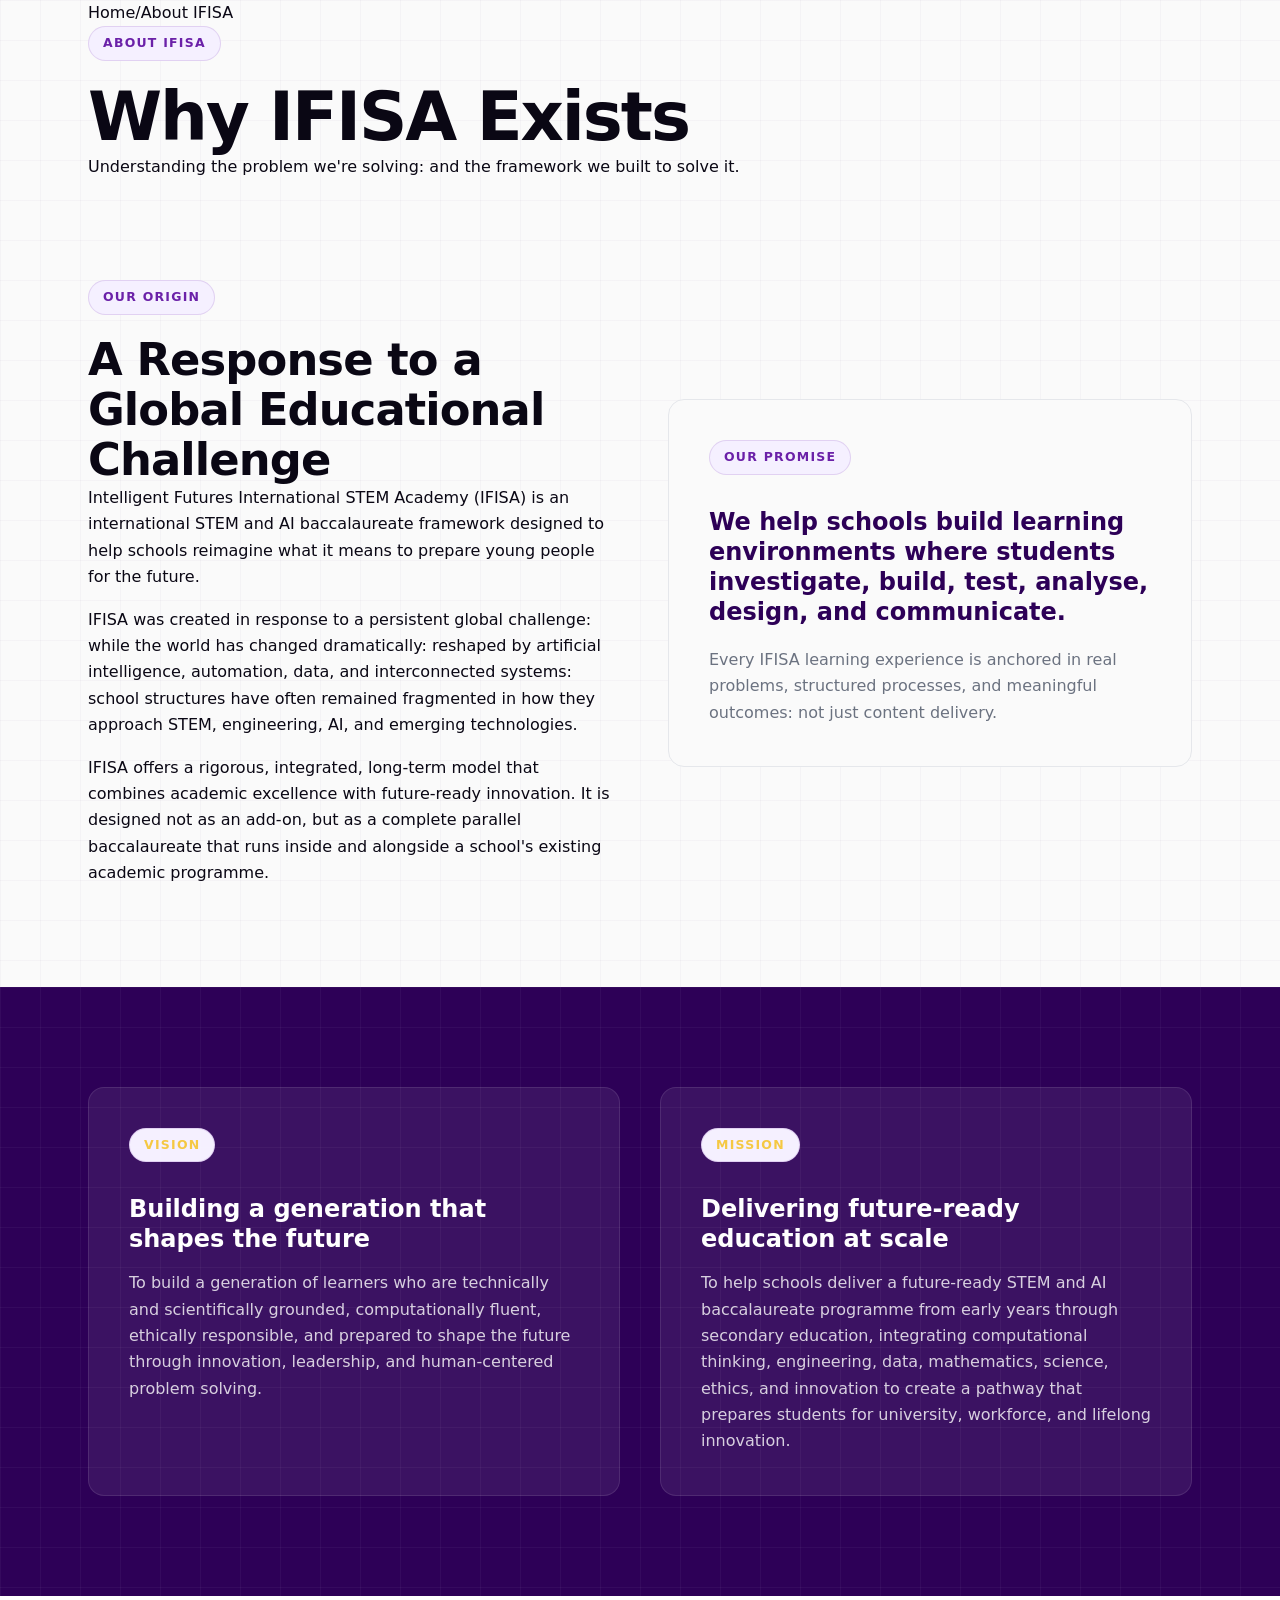
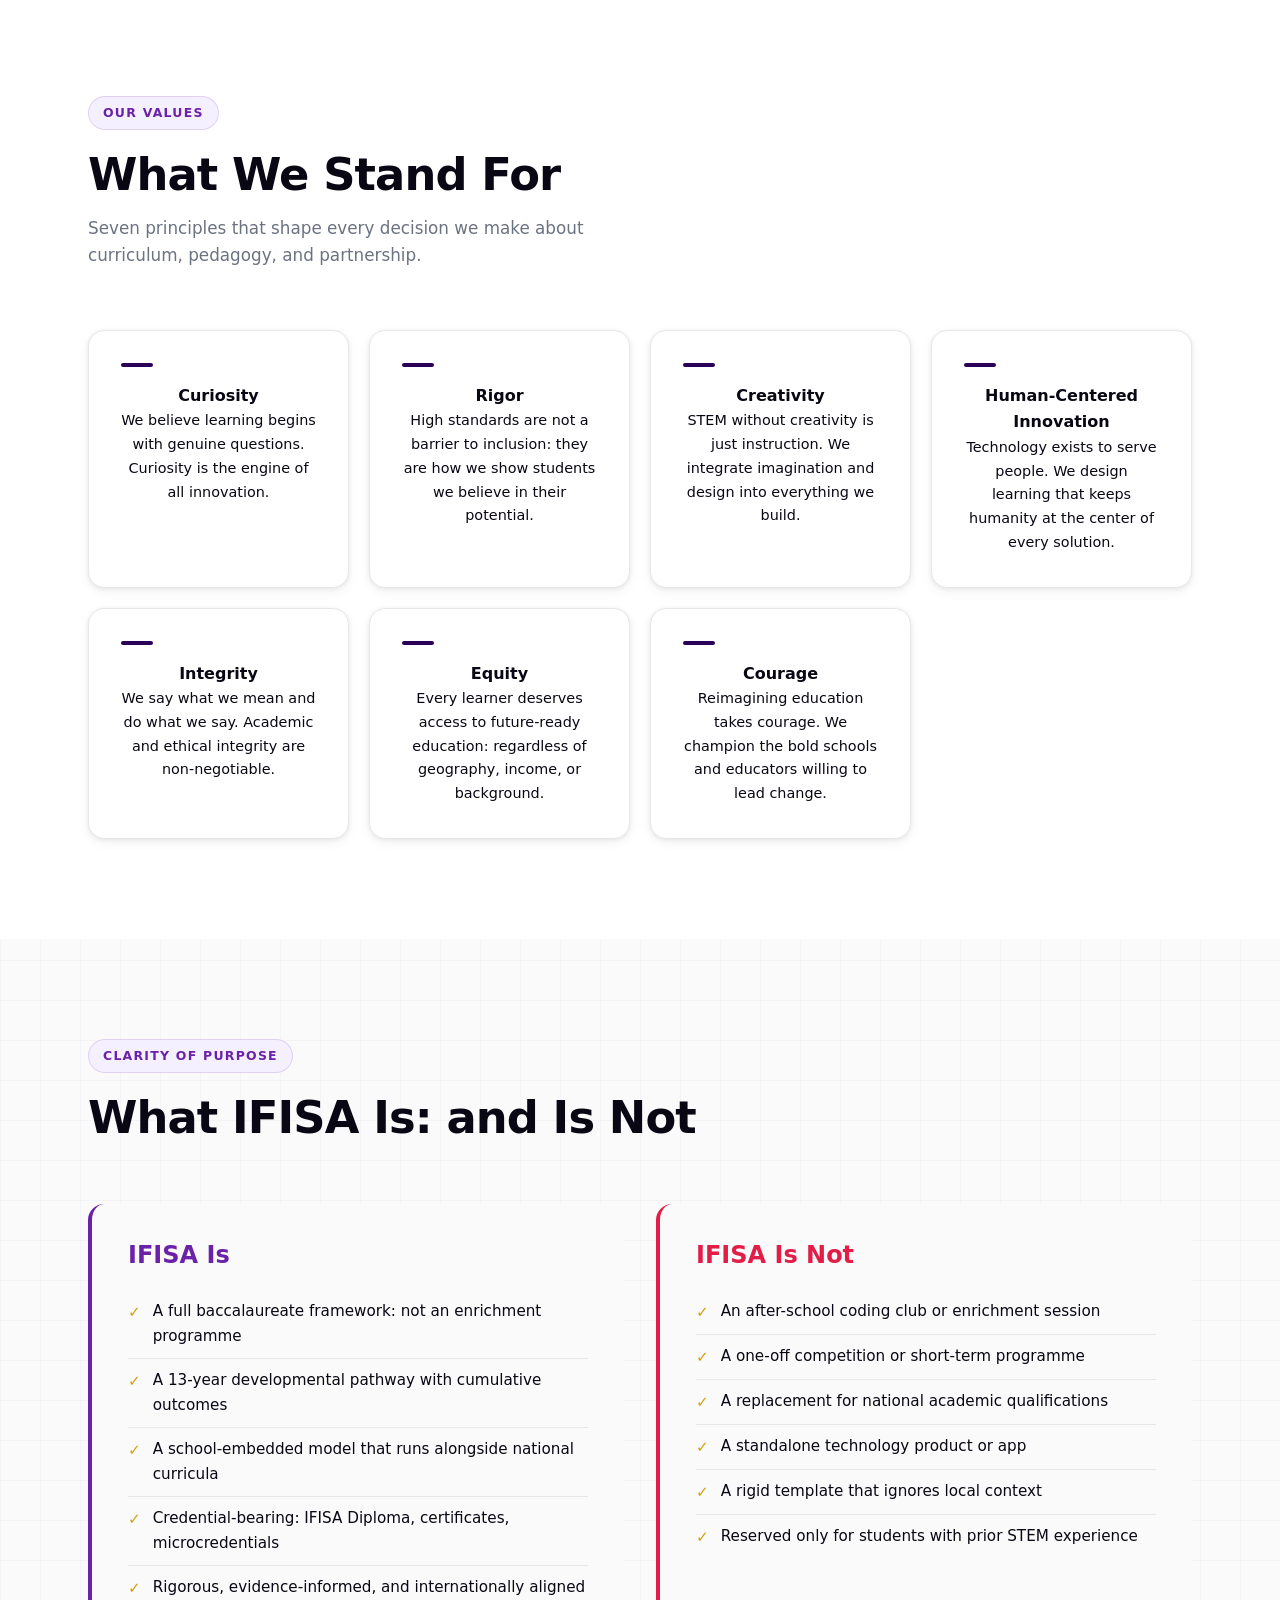
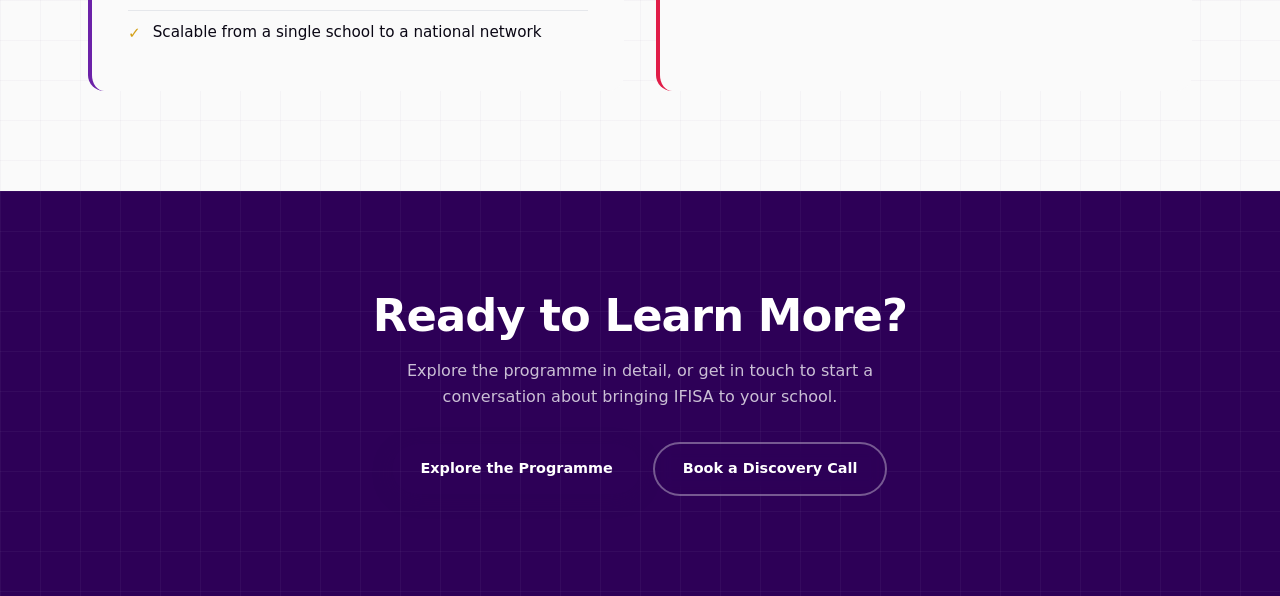
<file: about.html>
<!DOCTYPE html><html lang="en"><head><meta charset="UTF-8" /><meta name="viewport" content="width=device-width, initial-scale=1.0" /><title>About IFISA: Intelligent Futures International STEM Academy</title><link rel="stylesheet" href="styles.css" /></head><body><section class="page-hero"><div class="container"><div class="breadcrumb"><a href="index.html">Home</a><span>/</span>About IFISA</div><div class="eyebrow">About IFISA</div><h1>Why IFISA Exists</h1><p>Understanding the problem we're solving: and the framework we built to solve it.</p></div></section><!-- Origin --><section class="section"><div class="container"><div class="grid-2" style="gap:56px; align-items:center;"><div><div class="eyebrow">Our Origin</div><h2>A Response to a Global Educational Challenge</h2><p class="mt-16">Intelligent Futures International STEM Academy (IFISA) is an international STEM and AI baccalaureate framework designed to help schools reimagine what it means to prepare young people for the future.</p><p>IFISA was created in response to a persistent global challenge: while the world has changed dramatically: reshaped by artificial intelligence, automation, data, and interconnected systems: school structures have often remained fragmented in how they approach STEM, engineering, AI, and emerging technologies.</p><p>IFISA offers a rigorous, integrated, long-term model that combines academic excellence with future-ready innovation. It is designed not as an add-on, but as a complete parallel baccalaureate that runs inside and alongside a school's existing academic programme.</p></div><div style="background:var(--bg); border-radius:var(--radius); padding:40px; border:1px solid var(--border);"><div class="eyebrow">Our Promise</div><h3 style="color:var(--purple); margin:12px 0 20px;">We help schools build learning environments where students investigate, build, test, analyse, design, and communicate.</h3><p style="color:var(--gray);">Every IFISA learning experience is anchored in real problems, structured processes, and meaningful outcomes: not just content delivery.</p></div></div></div></section><!-- Vision & Mission --><section class="section section--dark"><div class="container"><div class="grid-2" style="gap:40px;"><div style="background:rgba(255,255,255,.07); border-radius:var(--radius); padding:40px; border:1px solid rgba(255,255,255,.1);"><div class="eyebrow" style="color:var(--gold);">Vision</div><h3 style="color:white; margin:12px 0 16px;">Building a generation that shapes the future</h3><p style="color:rgba(255,255,255,.8);">To build a generation of learners who are technically and scientifically grounded, computationally fluent, ethically responsible, and prepared to shape the future through innovation, leadership, and human-centered problem solving.</p></div><div style="background:rgba(255,255,255,.07); border-radius:var(--radius); padding:40px; border:1px solid rgba(255,255,255,.1);"><div class="eyebrow" style="color:var(--gold);">Mission</div><h3 style="color:white; margin:12px 0 16px;">Delivering future-ready education at scale</h3><p style="color:rgba(255,255,255,.8);">To help schools deliver a future-ready STEM and AI baccalaureate programme from early years through secondary education, integrating computational thinking, engineering, data, mathematics, science, ethics, and innovation to create a pathway that prepares students for university, workforce, and lifelong innovation.</p></div></div></div></section><!-- Values --><section class="section section--light"><div class="container"><div class="section-header"><div class="eyebrow">Our Values</div><h2>What We Stand For</h2><p>Seven principles that shape every decision we make about curriculum, pedagogy, and partnership.</p></div><div class="grid-4"><div class="card text-center"><div style="width:32px;height:4px;background:var(--purple);border-radius:2px;margin-bottom:16px;"></div><h4>Curiosity</h4><p class="text-gray mt-8" style="font-size:.9rem;">We believe learning begins with genuine questions. Curiosity is the engine of all innovation.</p></div><div class="card text-center"><div style="width:32px;height:4px;background:var(--purple);border-radius:2px;margin-bottom:16px;"></div><h4>Rigor</h4><p class="text-gray mt-8" style="font-size:.9rem;">High standards are not a barrier to inclusion: they are how we show students we believe in their potential.</p></div><div class="card text-center"><div style="width:32px;height:4px;background:var(--purple);border-radius:2px;margin-bottom:16px;"></div><h4>Creativity</h4><p class="text-gray mt-8" style="font-size:.9rem;">STEM without creativity is just instruction. We integrate imagination and design into everything we build.</p></div><div class="card text-center"><div style="width:32px;height:4px;background:var(--purple);border-radius:2px;margin-bottom:16px;"></div><h4>Human-Centered Innovation</h4><p class="text-gray mt-8" style="font-size:.9rem;">Technology exists to serve people. We design learning that keeps humanity at the center of every solution.</p></div><div class="card text-center"><div style="width:32px;height:4px;background:var(--purple);border-radius:2px;margin-bottom:16px;"></div><h4>Integrity</h4><p class="text-gray mt-8" style="font-size:.9rem;">We say what we mean and do what we say. Academic and ethical integrity are non-negotiable.</p></div><div class="card text-center"><div style="width:32px;height:4px;background:var(--purple);border-radius:2px;margin-bottom:16px;"></div><h4>Equity</h4><p class="text-gray mt-8" style="font-size:.9rem;">Every learner deserves access to future-ready education: regardless of geography, income, or background.</p></div><div class="card text-center"><div style="width:32px;height:4px;background:var(--purple);border-radius:2px;margin-bottom:16px;"></div><h4>Courage</h4><p class="text-gray mt-8" style="font-size:.9rem;">Reimagining education takes courage. We champion the bold schools and educators willing to lead change.</p></div></div></div></section><!-- What IFISA Is Not --><section class="section"><div class="container"><div class="section-header"><div class="eyebrow">Clarity of Purpose</div><h2>What IFISA Is: and Is Not</h2></div><div class="grid-2" style="gap:32px;"><div style="background:var(--bg); border-radius:var(--radius); padding:36px; border-left:4px solid var(--purple-soft);"><h3 style="color:var(--purple-soft); margin-bottom:20px;">IFISA Is</h3><ul class="checklist"><li>A full baccalaureate framework: not an enrichment programme</li><li>A 13-year developmental pathway with cumulative outcomes</li><li>A school-embedded model that runs alongside national curricula</li><li>Credential-bearing: IFISA Diploma, certificates, microcredentials</li><li>Rigorous, evidence-informed, and internationally aligned</li><li>Scalable from a single school to a national network</li></ul></div><div style="background:var(--bg); border-radius:var(--radius); padding:36px; border-left:4px solid #E11D48;"><h3 style="color:#E11D48; margin-bottom:20px;">IFISA Is Not</h3><ul class="checklist" style="--teal:#E11D48;"><li>An after-school coding club or enrichment session</li><li>A one-off competition or short-term programme</li><li>A replacement for national academic qualifications</li><li>A standalone technology product or app</li><li>A rigid template that ignores local context</li><li>Reserved only for students with prior STEM experience</li></ul></div></div></div></section><!-- CTA --><section class="section section--dark"><div class="container text-center"><h2 style="color:white; margin-bottom:16px;">Ready to Learn More?</h2><p style="color:rgba(255,255,255,.75); max-width:480px; margin:0 auto 32px;">Explore the programme in detail, or get in touch to start a conversation about bringing IFISA to your school.</p><div class="cta-group cta-group--center"><a href="programme.html" class="btn btn-primary">Explore the Programme</a><a href="contact.html" class="btn btn-outline-dark">Book a Discovery Call</a></div></div></section><script src="nav.js"></script></body></html>
</file>
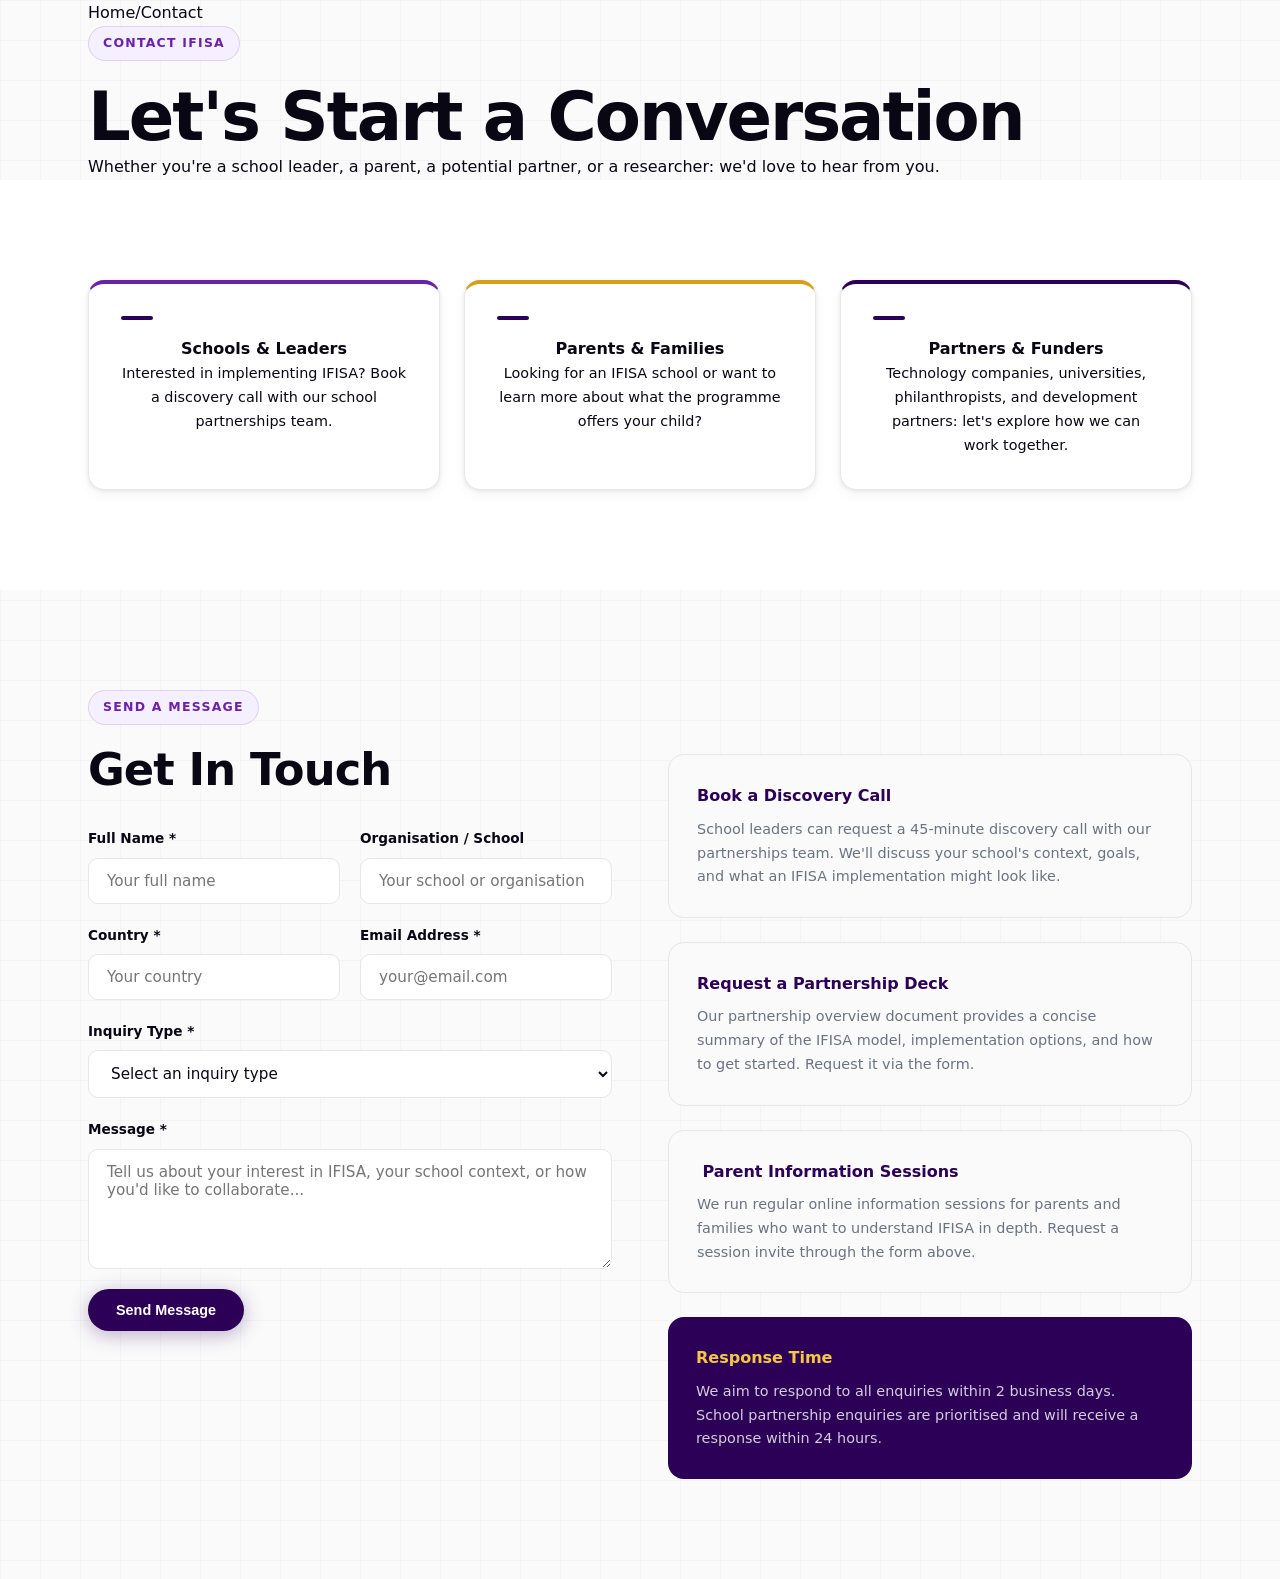
<file: contact.html>
<!DOCTYPE html><html lang="en"><head><meta charset="UTF-8" /><meta name="viewport" content="width=device-width, initial-scale=1.0" /><title>Contact: IFISA</title><link rel="stylesheet" href="styles.css" /></head><body><section class="page-hero"><div class="container"><div class="breadcrumb"><a href="index.html">Home</a><span>/</span>Contact</div><div class="eyebrow">Contact IFISA</div><h1>Let's Start a Conversation</h1><p>Whether you're a school leader, a parent, a potential partner, or a researcher: we'd love to hear from you.</p></div></section><!-- Contact Options --><section class="section section--light"><div class="container"><div class="grid-3" style="margin-bottom:0;"><div class="card text-center" style="border-top:4px solid var(--purple-soft);"><div style="width:32px;height:4px;background:var(--purple);border-radius:2px;margin-bottom:16px;"></div><h4>Schools & Leaders</h4><p class="text-gray mt-8" style="font-size:.9rem;">Interested in implementing IFISA? Book a discovery call with our school partnerships team.</p></div><div class="card text-center" style="border-top:4px solid var(--gold-dark);"><div style="width:32px;height:4px;background:var(--purple);border-radius:2px;margin-bottom:16px;"></div><h4>Parents & Families</h4><p class="text-gray mt-8" style="font-size:.9rem;">Looking for an IFISA school or want to learn more about what the programme offers your child?</p></div><div class="card text-center" style="border-top:4px solid var(--purple);"><div style="width:32px;height:4px;background:var(--purple);border-radius:2px;margin-bottom:16px;"></div><h4>Partners & Funders</h4><p class="text-gray mt-8" style="font-size:.9rem;">Technology companies, universities, philanthropists, and development partners: let's explore how we can work together.</p></div></div></div></section><!-- Contact Form --><section class="section"><div class="container"><div class="grid-2" style="gap:56px; align-items:flex-start;"><div><div class="eyebrow">Send a Message</div><h2 style="margin-bottom:32px;">Get In Touch</h2><form class="form" onsubmit="handleSubmit(event)"><div class="form-row"><div class="form-group"><label for="name">Full Name *</label><input type="text" id="name" placeholder="Your full name" required /></div><div class="form-group"><label for="org">Organisation / School</label><input type="text" id="org" placeholder="Your school or organisation" /></div></div><div class="form-row"><div class="form-group"><label for="country">Country *</label><input type="text" id="country" placeholder="Your country" required /></div><div class="form-group"><label for="email">Email Address *</label><input type="email" id="email" placeholder="your@email.com" required /></div></div><div class="form-group"><label for="inquiry">Inquiry Type *</label><select id="inquiry" required><option value="" disabled selected>Select an inquiry type</option><option value="admissions">Admissions / Student Enquiry</option><option value="school">School Partnership</option><option value="teacher">Teacher Training</option><option value="sponsorship">Sponsorship / Funding</option><option value="research">Research Collaboration</option><option value="media">Media / Press</option><option value="general">General Inquiry</option></select></div><div class="form-group"><label for="message">Message *</label><textarea id="message" placeholder="Tell us about your interest in IFISA, your school context, or how you'd like to collaborate..." required></textarea></div><button type="submit" class="btn btn-primary" style="align-self:flex-start;">Send Message</button><p id="form-success" style="display:none; color:var(--purple-soft); font-weight:600;">Thank you! We'll be in touch within 2 business days.</p></form></div><!-- Info Panel --><div style="display:flex; flex-direction:column; gap:24px; margin-top:64px;"><div style="background:var(--bg); border-radius:var(--radius); padding:28px; border:1px solid var(--border);"><h4 style="color:var(--purple); margin-bottom:8px;">Book a Discovery Call</h4><p style="color:var(--gray); font-size:.9rem;">School leaders can request a 45-minute discovery call with our partnerships team. We'll discuss your school's context, goals, and what an IFISA implementation might look like.</p></div><div style="background:var(--bg); border-radius:var(--radius); padding:28px; border:1px solid var(--border);"><h4 style="color:var(--purple); margin-bottom:8px;">Request a Partnership Deck</h4><p style="color:var(--gray); font-size:.9rem;">Our partnership overview document provides a concise summary of the IFISA model, implementation options, and how to get started. Request it via the form.</p></div><div style="background:var(--bg); border-radius:var(--radius); padding:28px; border:1px solid var(--border);"><h4 style="color:var(--purple); margin-bottom:8px;">‍‍ Parent Information Sessions</h4><p style="color:var(--gray); font-size:.9rem;">We run regular online information sessions for parents and families who want to understand IFISA in depth. Request a session invite through the form above.</p></div><div style="background:var(--purple); border-radius:var(--radius); padding:28px; color:white;"><h4 style="color:var(--gold); margin-bottom:8px;">Response Time</h4><p style="color:rgba(255,255,255,.8); font-size:.9rem;">We aim to respond to all enquiries within 2 business days. School partnership enquiries are prioritised and will receive a response within 24 hours.</p></div></div></div></div></section><script>function handleSubmit(e) {
  e.preventDefault();
  document.getElementById('form-success').style.display = 'block';
  e.target.reset();
  setTimeout(() => {
    document.getElementById('form-success').style.display = 'none';
  }, 5000);
}
</script><script src="nav.js"></script></body></html>
</file>
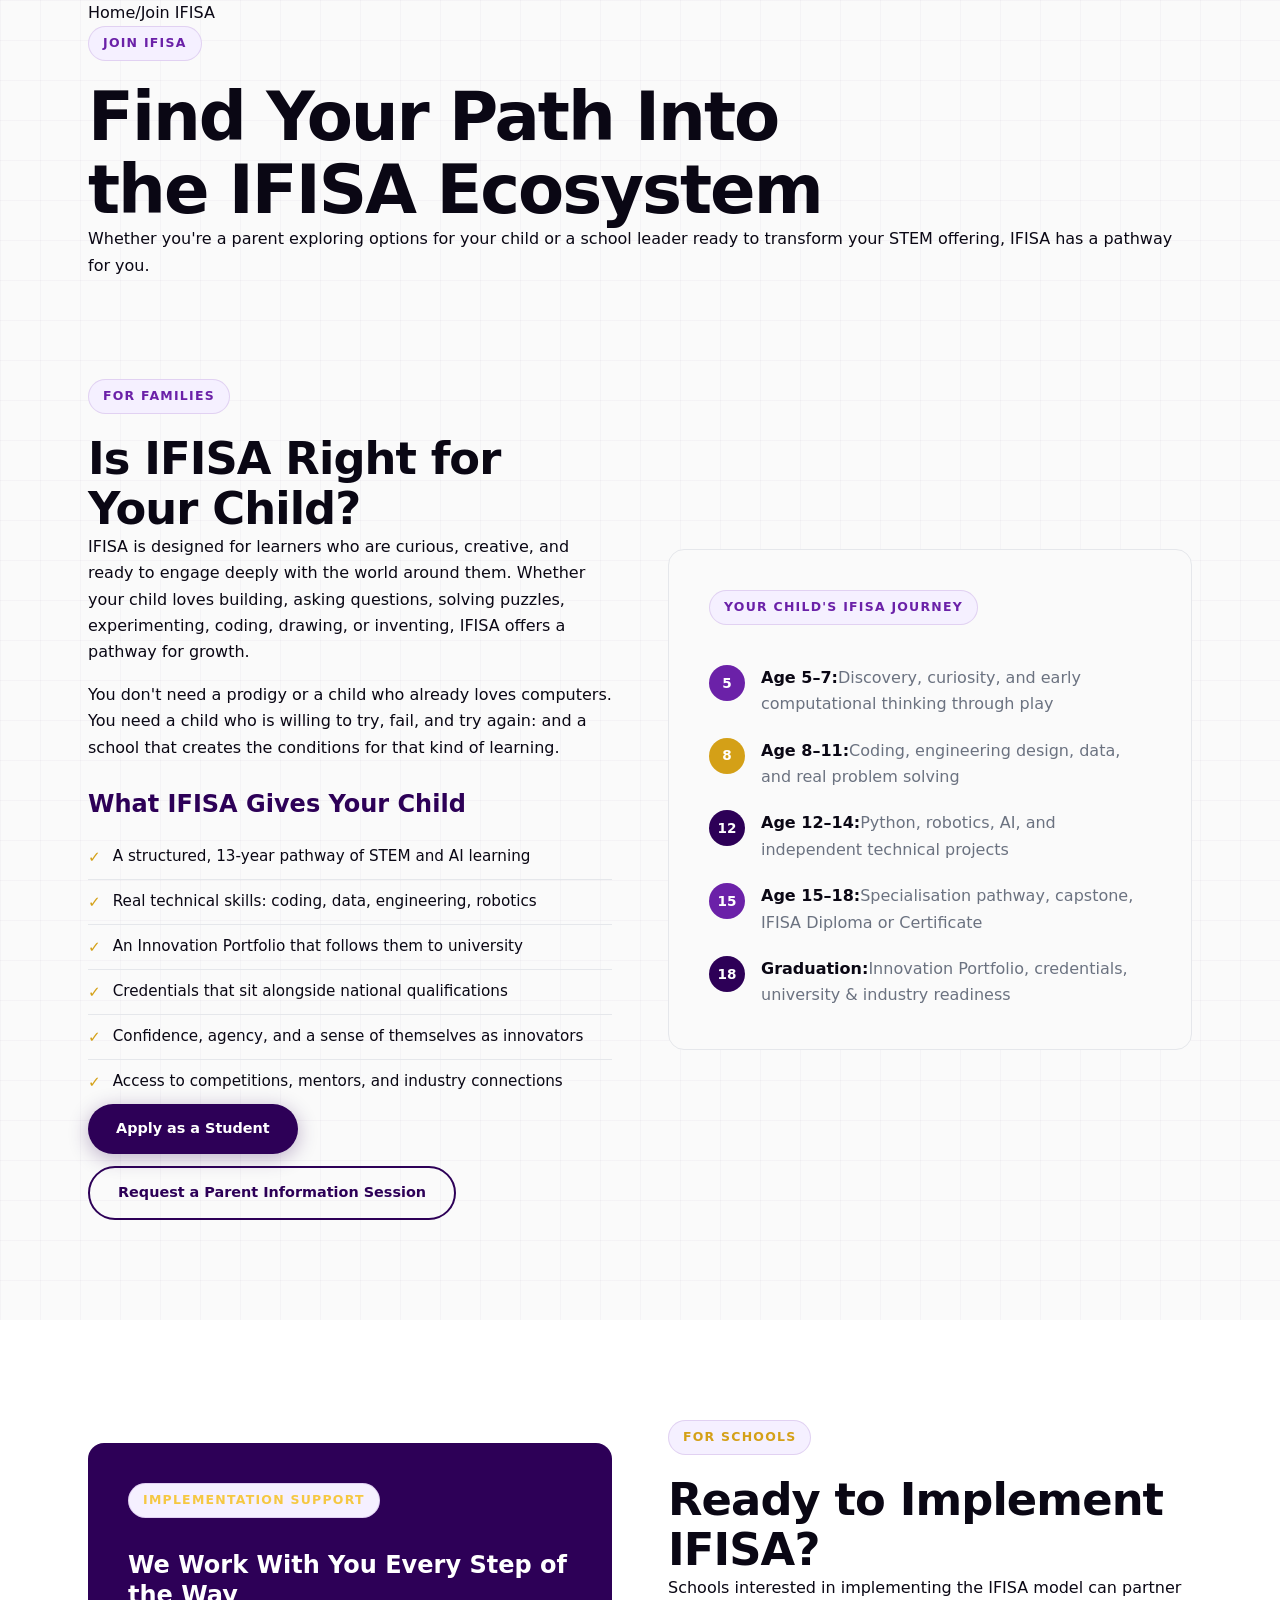
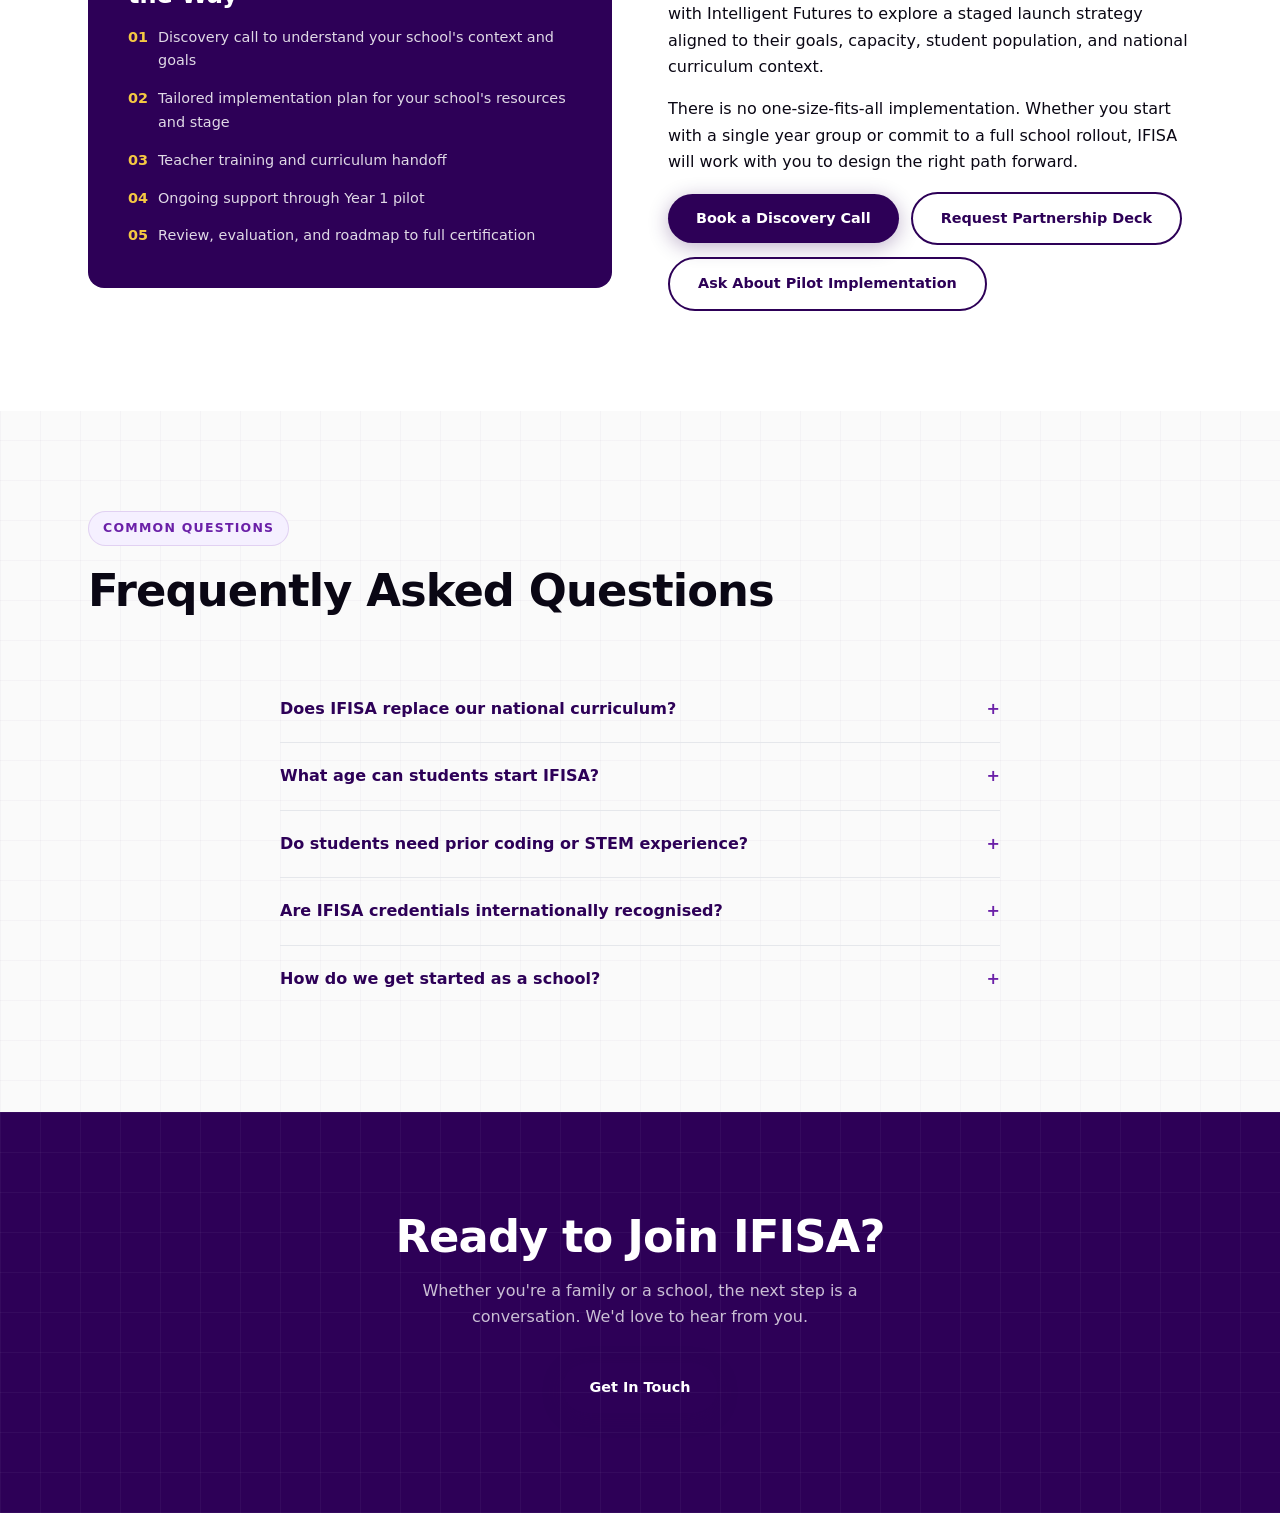
<file: join.html>
<!DOCTYPE html><html lang="en"><head><meta charset="UTF-8" /><meta name="viewport" content="width=device-width, initial-scale=1.0" /><title>Join IFISA: Intelligent Futures International STEM Academy</title><link rel="stylesheet" href="styles.css" /></head><body><section class="page-hero"><div class="container"><div class="breadcrumb"><a href="index.html">Home</a><span>/</span>Join IFISA</div><div class="eyebrow">Join IFISA</div><h1>Find Your Path Into<br>the IFISA Ecosystem</h1><p>Whether you're a parent exploring options for your child or a school leader ready to transform your STEM offering, IFISA has a pathway for you.</p></div></section><!-- For Families --><section class="section"><div class="container"><div class="grid-2" style="gap:56px; align-items:center;"><div><div class="eyebrow" style="color:var(--purple-soft);">For Families</div><h2>Is IFISA Right for Your Child?</h2><p class="mt-16">IFISA is designed for learners who are curious, creative, and ready to engage deeply with the world around them. Whether your child loves building, asking questions, solving puzzles, experimenting, coding, drawing, or inventing, IFISA offers a pathway for growth.</p><p>You don't need a prodigy or a child who already loves computers. You need a child who is willing to try, fail, and try again: and a school that creates the conditions for that kind of learning.</p><h3 style="color:var(--purple); margin:28px 0 16px;">What IFISA Gives Your Child</h3><ul class="checklist"><li>A structured, 13-year pathway of STEM and AI learning</li><li>Real technical skills: coding, data, engineering, robotics</li><li>An Innovation Portfolio that follows them to university</li><li>Credentials that sit alongside national qualifications</li><li>Confidence, agency, and a sense of themselves as innovators</li><li>Access to competitions, mentors, and industry connections</li></ul><div class="cta-group mt-24"><a href="contact.html" class="btn btn-primary">Apply as a Student</a><a href="contact.html" class="btn btn-outline">Request a Parent Information Session</a></div></div><div style="background:var(--bg); border-radius:var(--radius); padding:40px; border:1px solid var(--border);"><div class="eyebrow">Your Child's IFISA Journey</div><div style="display:flex; flex-direction:column; gap:20px; margin-top:20px;"><div style="display:flex; gap:16px; align-items:flex-start;"><div style="width:36px; height:36px; background:var(--purple-soft); border-radius:50%; display:flex; align-items:center; justify-content:center; color:white; font-weight:700; font-size:.85rem; flex-shrink:0;">5</div><div><strong>Age 5–7:</strong><span style="color:var(--gray);">Discovery, curiosity, and early computational thinking through play</span></div></div><div style="display:flex; gap:16px; align-items:flex-start;"><div style="width:36px; height:36px; background:var(--gold-dark); border-radius:50%; display:flex; align-items:center; justify-content:center; color:white; font-weight:700; font-size:.85rem; flex-shrink:0;">8</div><div><strong>Age 8–11:</strong><span style="color:var(--gray);">Coding, engineering design, data, and real problem solving</span></div></div><div style="display:flex; gap:16px; align-items:flex-start;"><div style="width:36px; height:36px; background:var(--purple); border-radius:50%; display:flex; align-items:center; justify-content:center; color:white; font-weight:700; font-size:.85rem; flex-shrink:0;">12</div><div><strong>Age 12–14:</strong><span style="color:var(--gray);">Python, robotics, AI, and independent technical projects</span></div></div><div style="display:flex; gap:16px; align-items:flex-start;"><div style="width:36px; height:36px; background:var(--purple-soft); border-radius:50%; display:flex; align-items:center; justify-content:center; color:white; font-weight:700; font-size:.85rem; flex-shrink:0;">15</div><div><strong>Age 15–18:</strong><span style="color:var(--gray);">Specialisation pathway, capstone, IFISA Diploma or Certificate</span></div></div><div style="display:flex; gap:16px; align-items:flex-start;"><div style="width:36px; height:36px; background:var(--purple); border-radius:50%; display:flex; align-items:center; justify-content:center; color:white; font-weight:700; font-size:.85rem; flex-shrink:0;">18</div><div><strong>Graduation:</strong><span style="color:var(--gray);">Innovation Portfolio, credentials, university & industry readiness</span></div></div></div></div></div></div></section><!-- For Schools --><section class="section section--light"><div class="container"><div class="grid-2" style="gap:56px; align-items:center;"><div style="background:var(--purple); border-radius:var(--radius); padding:40px; color:white;"><div class="eyebrow" style="color:var(--gold);">Implementation Support</div><h3 style="color:white; margin:12px 0 16px;">We Work With You Every Step of the Way</h3><ul style="list-style:none; display:flex; flex-direction:column; gap:14px;"><li style="display:flex; gap:10px; color:rgba(255,255,255,.85); font-size:.9rem;"><span style="color:var(--gold); font-weight:700;">01</span>Discovery call to understand your school's context and goals</li><li style="display:flex; gap:10px; color:rgba(255,255,255,.85); font-size:.9rem;"><span style="color:var(--gold); font-weight:700;">02</span>Tailored implementation plan for your school's resources and stage</li><li style="display:flex; gap:10px; color:rgba(255,255,255,.85); font-size:.9rem;"><span style="color:var(--gold); font-weight:700;">03</span>Teacher training and curriculum handoff</li><li style="display:flex; gap:10px; color:rgba(255,255,255,.85); font-size:.9rem;"><span style="color:var(--gold); font-weight:700;">04</span>Ongoing support through Year 1 pilot</li><li style="display:flex; gap:10px; color:rgba(255,255,255,.85); font-size:.9rem;"><span style="color:var(--gold); font-weight:700;">05</span>Review, evaluation, and roadmap to full certification</li></ul></div><div><div class="eyebrow" style="color:var(--gold-dark);">For Schools</div><h2>Ready to Implement IFISA?</h2><p class="mt-16">Schools interested in implementing the IFISA model can partner with Intelligent Futures to explore a staged launch strategy aligned to their goals, capacity, student population, and national curriculum context.</p><p>There is no one-size-fits-all implementation. Whether you start with a single year group or commit to a full school rollout, IFISA will work with you to design the right path forward.</p><div class="cta-group mt-24"><a href="contact.html" class="btn btn-primary">Book a Discovery Call</a><a href="contact.html" class="btn btn-outline">Request Partnership Deck</a><a href="contact.html" class="btn btn-outline">Ask About Pilot Implementation</a></div></div></div></div></section><!-- FAQ --><section class="section"><div class="container"><div class="section-header"><div class="eyebrow">Common Questions</div><h2>Frequently Asked Questions</h2></div><div style="max-width:720px; margin:0 auto; display:flex; flex-direction:column; gap:0;"><details style="border-bottom:1px solid var(--border); padding:20px 0;"><summary style="font-weight:600; cursor:pointer; color:var(--purple); list-style:none; display:flex; justify-content:space-between; align-items:center;">Does IFISA replace our national curriculum? <span style="color:var(--purple-soft);">+</span></summary><p style="margin-top:12px; color:var(--gray);">No. IFISA runs alongside your national curriculum as a second, parallel track. Students continue to study for all their national qualifications and examinations: IFISA simply adds a structured, credentialled STEM and AI pathway on top.</p></details><details style="border-bottom:1px solid var(--border); padding:20px 0;"><summary style="font-weight:600; cursor:pointer; color:var(--purple); list-style:none; display:flex; justify-content:space-between; align-items:center;">What age can students start IFISA? <span style="color:var(--purple-soft);">+</span></summary><p style="margin-top:12px; color:var(--gray);">IFISA is designed to begin at age 5 (Stage 1) and run through to age 18 (Stage 4). However, schools can also implement IFISA starting at a later stage: beginning with Stage 2 or Stage 3: with appropriate bridging activities for students who join the pathway later.</p></details><details style="border-bottom:1px solid var(--border); padding:20px 0;"><summary style="font-weight:600; cursor:pointer; color:var(--purple); list-style:none; display:flex; justify-content:space-between; align-items:center;">Do students need prior coding or STEM experience? <span style="color:var(--purple-soft);">+</span></summary><p style="margin-top:12px; color:var(--gray);">No. IFISA is designed to develop STEM and AI competencies from scratch: starting with unplugged, play-based activities in Stage 1. The framework assumes no prior experience and builds systematically from the earliest years.</p></details><details style="border-bottom:1px solid var(--border); padding:20px 0;"><summary style="font-weight:600; cursor:pointer; color:var(--purple); list-style:none; display:flex; justify-content:space-between; align-items:center;">Are IFISA credentials internationally recognised? <span style="color:var(--purple-soft);">+</span></summary><p style="margin-top:12px; color:var(--gray);">IFISA is actively working toward formal international recognition for its Diploma and Certificate credentials. In the interim, IFISA portfolios and certificates are designed to be legible and compelling to universities and employers globally. Recognition is expanding as the IFISA network grows.</p></details><details style="padding:20px 0;"><summary style="font-weight:600; cursor:pointer; color:var(--purple); list-style:none; display:flex; justify-content:space-between; align-items:center;">How do we get started as a school? <span style="color:var(--purple-soft);">+</span></summary><p style="margin-top:12px; color:var(--gray);">The first step is a discovery call with our partnerships team. We'll learn about your school, your goals, your student population, and your current STEM provision: then we'll propose a staged implementation plan that fits your context and resources.</p></details></div></div></section><!-- CTA --><section class="section section--dark"><div class="container text-center"><h2 style="color:white; margin-bottom:16px;">Ready to Join IFISA?</h2><p style="color:rgba(255,255,255,.75); max-width:480px; margin:0 auto 32px;">Whether you're a family or a school, the next step is a conversation. We'd love to hear from you.</p><div class="cta-group cta-group--center"><a href="contact.html" class="btn btn-primary">Get In Touch</a></div></div></section><script src="nav.js"></script></body></html>
</file>
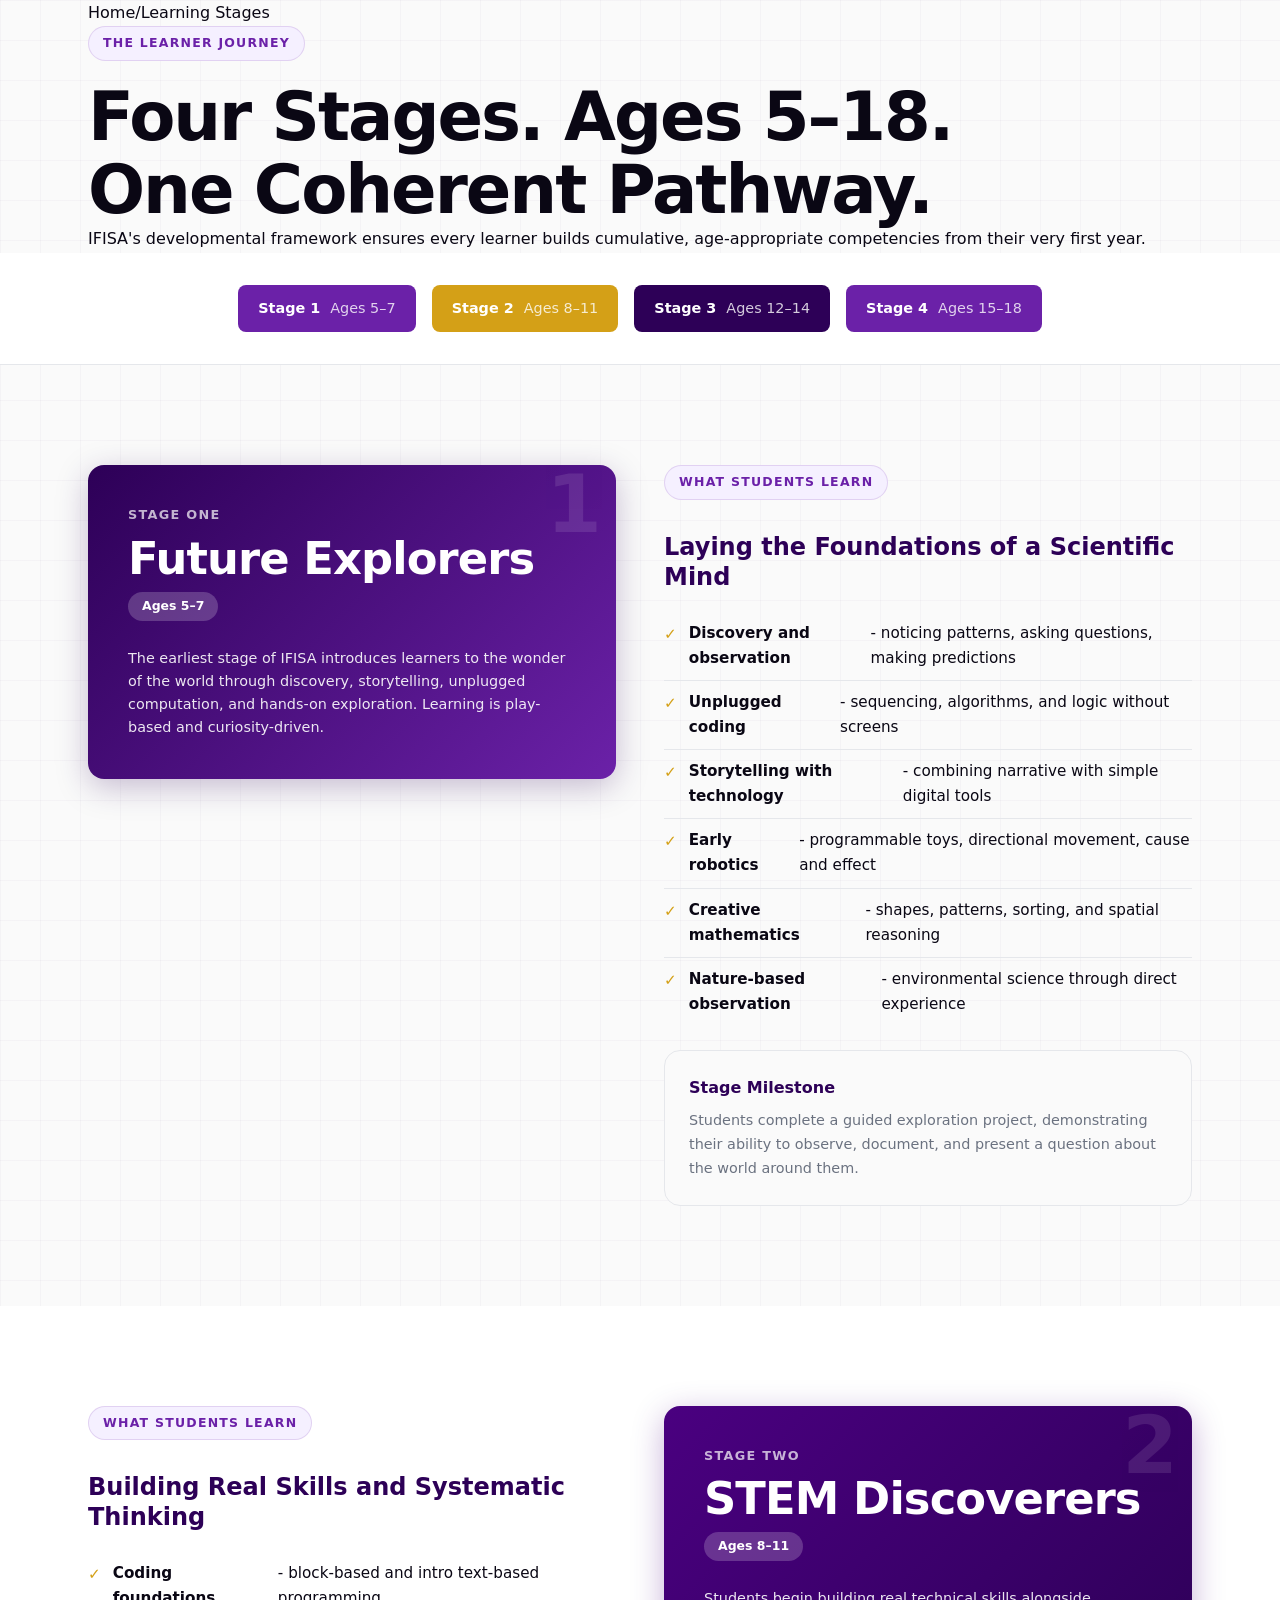
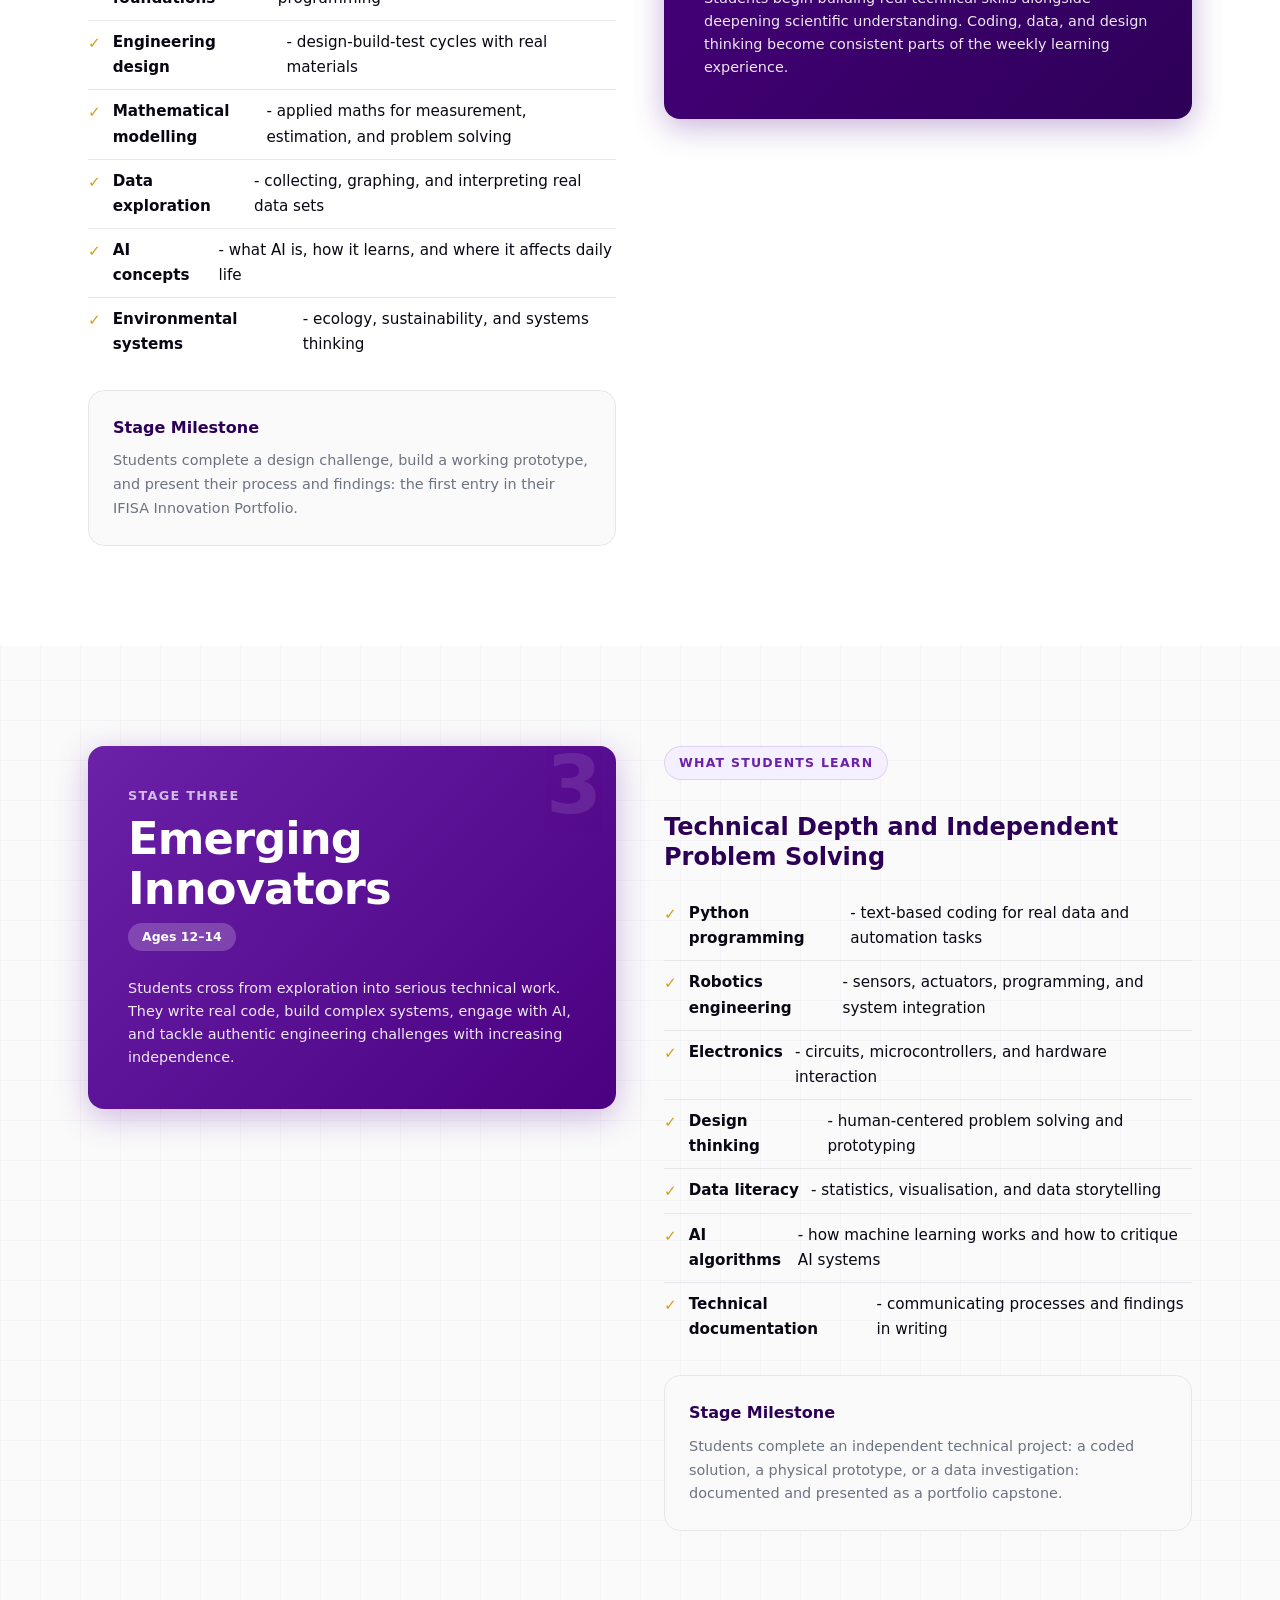
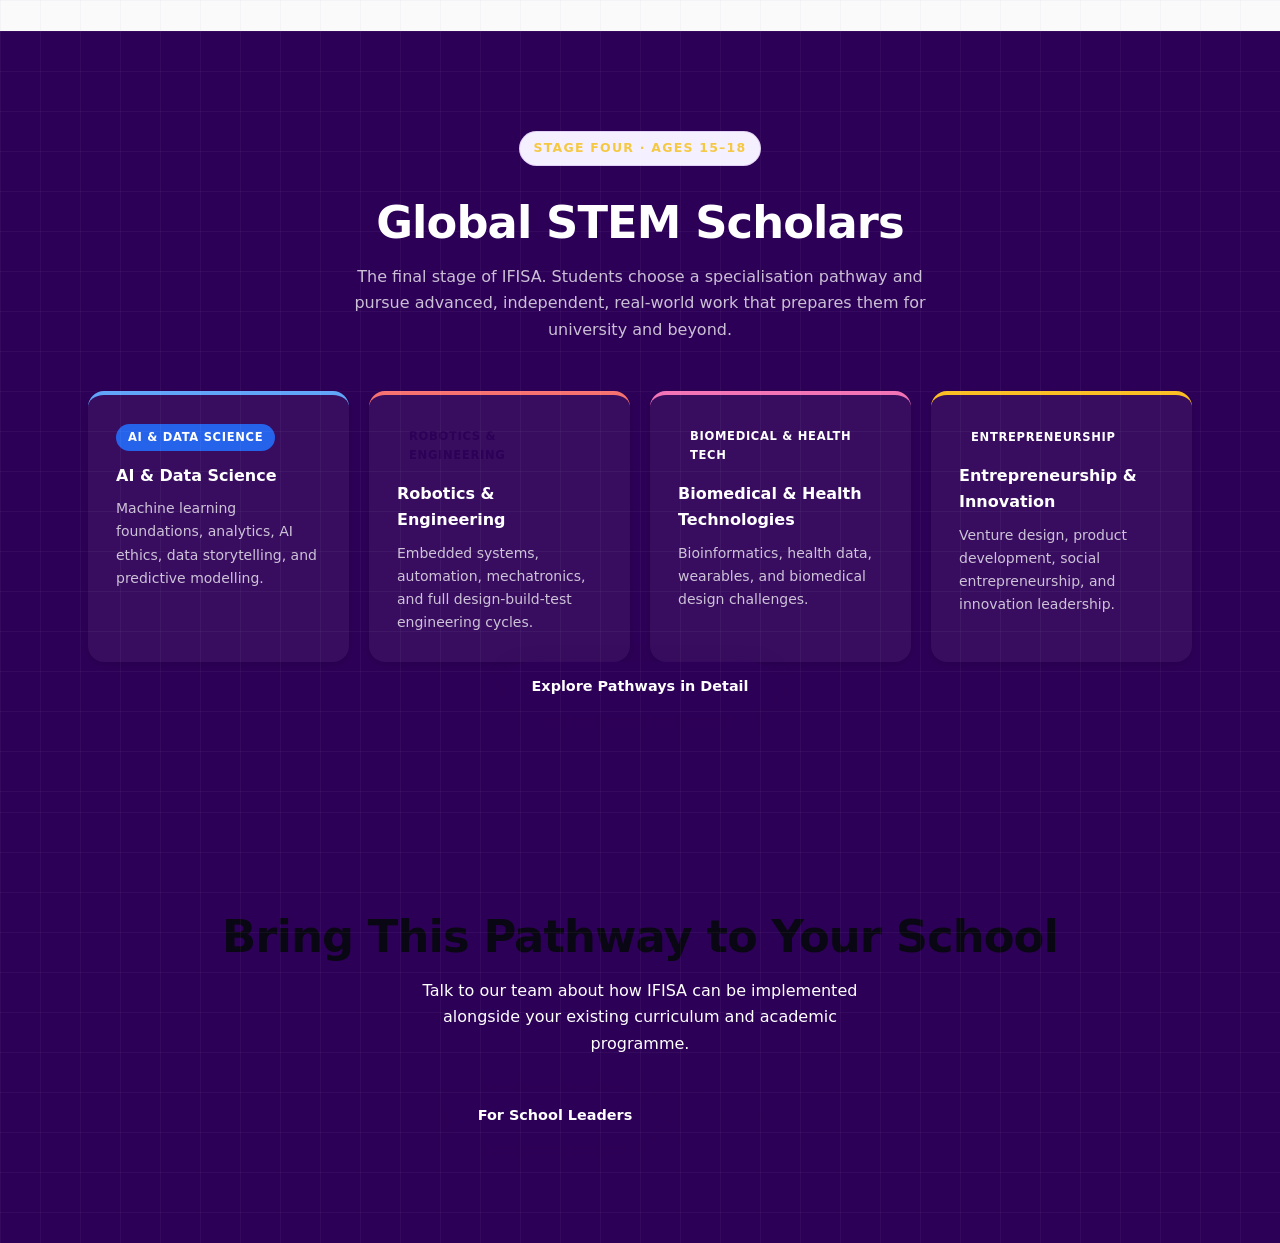
<file: learning-stages.html>
<!DOCTYPE html><html lang="en"><head><meta charset="UTF-8" /><meta name="viewport" content="width=device-width, initial-scale=1.0" /><title>Learning Stages: IFISA</title><link rel="stylesheet" href="styles.css" /></head><body><section class="page-hero"><div class="container"><div class="breadcrumb"><a href="index.html">Home</a><span>/</span>Learning Stages</div><div class="eyebrow">The Learner Journey</div><h1>Four Stages. Ages 5–18.<br>One Coherent Pathway.</h1><p>IFISA's developmental framework ensures every learner builds cumulative, age-appropriate competencies from their very first year.</p></div></section><!-- Overview bar --><section class="section--light" style="padding:32px 0; border-bottom:1px solid var(--border);"><div class="container"><div style="display:flex; flex-wrap:wrap; gap:16px; justify-content:center;"><a href="#stage1" style="display:flex; align-items:center; gap:10px; padding:12px 20px; background:var(--purple-soft); color:white; border-radius:8px; font-weight:600; font-size:.9rem; text-decoration:none;"><span>Stage 1</span><span style="opacity:.8; font-weight:400;">Ages 5–7</span></a><a href="#stage2" style="display:flex; align-items:center; gap:10px; padding:12px 20px; background:var(--gold-dark); color:white; border-radius:8px; font-weight:600; font-size:.9rem; text-decoration:none;"><span>Stage 2</span><span style="opacity:.8; font-weight:400;">Ages 8–11</span></a><a href="#stage3" style="display:flex; align-items:center; gap:10px; padding:12px 20px; background:var(--purple); color:white; border-radius:8px; font-weight:600; font-size:.9rem; text-decoration:none;"><span>Stage 3</span><span style="opacity:.8; font-weight:400;">Ages 12–14</span></a><a href="#stage4" style="display:flex; align-items:center; gap:10px; padding:12px 20px; background:var(--purple-soft); color:white; border-radius:8px; font-weight:600; font-size:.9rem; text-decoration:none;"><span>Stage 4</span><span style="opacity:.8; font-weight:400;">Ages 15–18</span></a></div></div></section><!-- Stage 1 --><section class="section" id="stage1"><div class="container"><div class="grid-2" style="gap:48px; align-items:flex-start;"><div class="stage-card stage-card--1" style="padding:40px;"><span class="stage-num">1</span><p style="color:rgba(255,255,255,.7); font-size:.8rem; font-weight:700; text-transform:uppercase; letter-spacing:.1em; margin-bottom:8px;">Stage One</p><h2 style="color:white; margin-bottom:8px;">Future Explorers</h2><span class="age-badge">Ages 5–7</span><p style="opacity:.9; margin-top:12px;">The earliest stage of IFISA introduces learners to the wonder of the world through discovery, storytelling, unplugged computation, and hands-on exploration. Learning is play-based and curiosity-driven.</p></div><div><div class="eyebrow">What Students Learn</div><h3 style="color:var(--purple); margin:12px 0 20px;">Laying the Foundations of a Scientific Mind</h3><ul class="checklist"><li><strong>Discovery and observation</strong>- noticing patterns, asking questions, making predictions</li><li><strong>Unplugged coding</strong>- sequencing, algorithms, and logic without screens</li><li><strong>Storytelling with technology</strong>- combining narrative with simple digital tools</li><li><strong>Early robotics</strong>- programmable toys, directional movement, cause and effect</li><li><strong>Creative mathematics</strong>- shapes, patterns, sorting, and spatial reasoning</li><li><strong>Nature-based observation</strong>- environmental science through direct experience</li></ul><div style="background:var(--bg); border-radius:var(--radius); padding:24px; margin-top:24px; border:1px solid var(--border);"><h4 style="color:var(--purple); margin-bottom:8px;">Stage Milestone</h4><p style="color:var(--gray); font-size:.9rem;">Students complete a guided exploration project, demonstrating their ability to observe, document, and present a question about the world around them.</p></div></div></div></div></section><!-- Stage 2 --><section class="section section--light" id="stage2"><div class="container"><div class="grid-2" style="gap:48px; align-items:flex-start;"><div><div class="eyebrow">What Students Learn</div><h3 style="color:var(--purple); margin:12px 0 20px;">Building Real Skills and Systematic Thinking</h3><ul class="checklist"><li><strong>Coding foundations</strong>- block-based and intro text-based programming</li><li><strong>Engineering design</strong>- design-build-test cycles with real materials</li><li><strong>Mathematical modelling</strong>- applied maths for measurement, estimation, and problem solving</li><li><strong>Data exploration</strong>- collecting, graphing, and interpreting real data sets</li><li><strong>AI concepts</strong>- what AI is, how it learns, and where it affects daily life</li><li><strong>Environmental systems</strong>- ecology, sustainability, and systems thinking</li></ul><div style="background:var(--bg); border-radius:var(--radius); padding:24px; margin-top:24px; border:1px solid var(--border);"><h4 style="color:var(--purple); margin-bottom:8px;">Stage Milestone</h4><p style="color:var(--gray); font-size:.9rem;">Students complete a design challenge, build a working prototype, and present their process and findings: the first entry in their IFISA Innovation Portfolio.</p></div></div><div class="stage-card stage-card--2" style="padding:40px;"><span class="stage-num">2</span><p style="color:rgba(255,255,255,.7); font-size:.8rem; font-weight:700; text-transform:uppercase; letter-spacing:.1em; margin-bottom:8px;">Stage Two</p><h2 style="color:white; margin-bottom:8px;">STEM Discoverers</h2><span class="age-badge">Ages 8–11</span><p style="opacity:.9; margin-top:12px;">Students begin building real technical skills alongside deepening scientific understanding. Coding, data, and design thinking become consistent parts of the weekly learning experience.</p></div></div></div></section><!-- Stage 3 --><section class="section" id="stage3"><div class="container"><div class="grid-2" style="gap:48px; align-items:flex-start;"><div class="stage-card stage-card--3" style="padding:40px;"><span class="stage-num">3</span><p style="color:rgba(255,255,255,.7); font-size:.8rem; font-weight:700; text-transform:uppercase; letter-spacing:.1em; margin-bottom:8px;">Stage Three</p><h2 style="color:white; margin-bottom:8px;">Emerging Innovators</h2><span class="age-badge">Ages 12–14</span><p style="opacity:.9; margin-top:12px;">Students cross from exploration into serious technical work. They write real code, build complex systems, engage with AI, and tackle authentic engineering challenges with increasing independence.</p></div><div><div class="eyebrow">What Students Learn</div><h3 style="color:var(--purple); margin:12px 0 20px;">Technical Depth and Independent Problem Solving</h3><ul class="checklist"><li><strong>Python programming</strong>- text-based coding for real data and automation tasks</li><li><strong>Robotics engineering</strong>- sensors, actuators, programming, and system integration</li><li><strong>Electronics</strong>- circuits, microcontrollers, and hardware interaction</li><li><strong>Design thinking</strong>- human-centered problem solving and prototyping</li><li><strong>Data literacy</strong>- statistics, visualisation, and data storytelling</li><li><strong>AI algorithms</strong>- how machine learning works and how to critique AI systems</li><li><strong>Technical documentation</strong>- communicating processes and findings in writing</li></ul><div style="background:var(--bg); border-radius:var(--radius); padding:24px; margin-top:24px; border:1px solid var(--border);"><h4 style="color:var(--purple); margin-bottom:8px;">Stage Milestone</h4><p style="color:var(--gray); font-size:.9rem;">Students complete an independent technical project: a coded solution, a physical prototype, or a data investigation: documented and presented as a portfolio capstone.</p></div></div></div></div></section><!-- Stage 4 --><section class="section section--dark" id="stage4"><div class="container"><div style="text-align:center; margin-bottom:48px;"><div class="eyebrow" style="color:var(--gold);">Stage Four · Ages 15–18</div><h2 style="color:white; margin:12px 0 16px;">Global STEM Scholars</h2><p style="color:rgba(255,255,255,.75); max-width:600px; margin:0 auto;">The final stage of IFISA. Students choose a specialisation pathway and pursue advanced, independent, real-world work that prepares them for university and beyond.</p></div><div class="grid-4"><div class="pathway-card pathway-card--ai" style="background:rgba(255,255,255,.05); border-top-color:#60a5fa;"><span class="badge" style="background:#2563EB;">AI & Data Science</span><h4 style="color:white; margin-bottom:8px;">AI & Data Science</h4><p style="color:rgba(255,255,255,.75); font-size:.875rem;">Machine learning foundations, analytics, AI ethics, data storytelling, and predictive modelling.</p></div><div class="pathway-card pathway-card--robo" style="background:rgba(255,255,255,.05); border-top-color:#f87171;"><span class="badge" style="background:var(--red-p);">Robotics & Engineering</span><h4 style="color:white; margin-bottom:8px;">Robotics & Engineering</h4><p style="color:rgba(255,255,255,.75); font-size:.875rem;">Embedded systems, automation, mechatronics, and full design-build-test engineering cycles.</p></div><div class="pathway-card pathway-card--bio" style="background:rgba(255,255,255,.05); border-top-color:#f472b6;"><span class="badge" style="background:var(--pink-p);">Biomedical & Health Tech</span><h4 style="color:white; margin-bottom:8px;">Biomedical & Health Technologies</h4><p style="color:rgba(255,255,255,.75); font-size:.875rem;">Bioinformatics, health data, wearables, and biomedical design challenges.</p></div><div class="pathway-card pathway-card--entre" style="background:rgba(255,255,255,.05); border-top-color:#fbbf24;"><span class="badge" style="background:var(--amber-p);">Entrepreneurship</span><h4 style="color:white; margin-bottom:8px;">Entrepreneurship & Innovation</h4><p style="color:rgba(255,255,255,.75); font-size:.875rem;">Venture design, product development, social entrepreneurship, and innovation leadership.</p></div></div><div class="text-center mt-32"><a href="pathways.html" class="btn btn-primary">Explore Pathways in Detail</a></div></div></section><!-- CTA --><section class="section section--dark"><div class="container text-center"><h2 style="margin-bottom:16px;">Bring This Pathway to Your School</h2><p class="text-gray" style="max-width:480px; margin:0 auto 32px;">Talk to our team about how IFISA can be implemented alongside your existing curriculum and academic programme.</p><div class="cta-group cta-group--center"><a href="schools.html" class="btn btn-primary">For School Leaders</a><a href="join.html" class="btn btn-outline">For Families</a></div></div></section><script src="nav.js"></script></body></html>
</file>
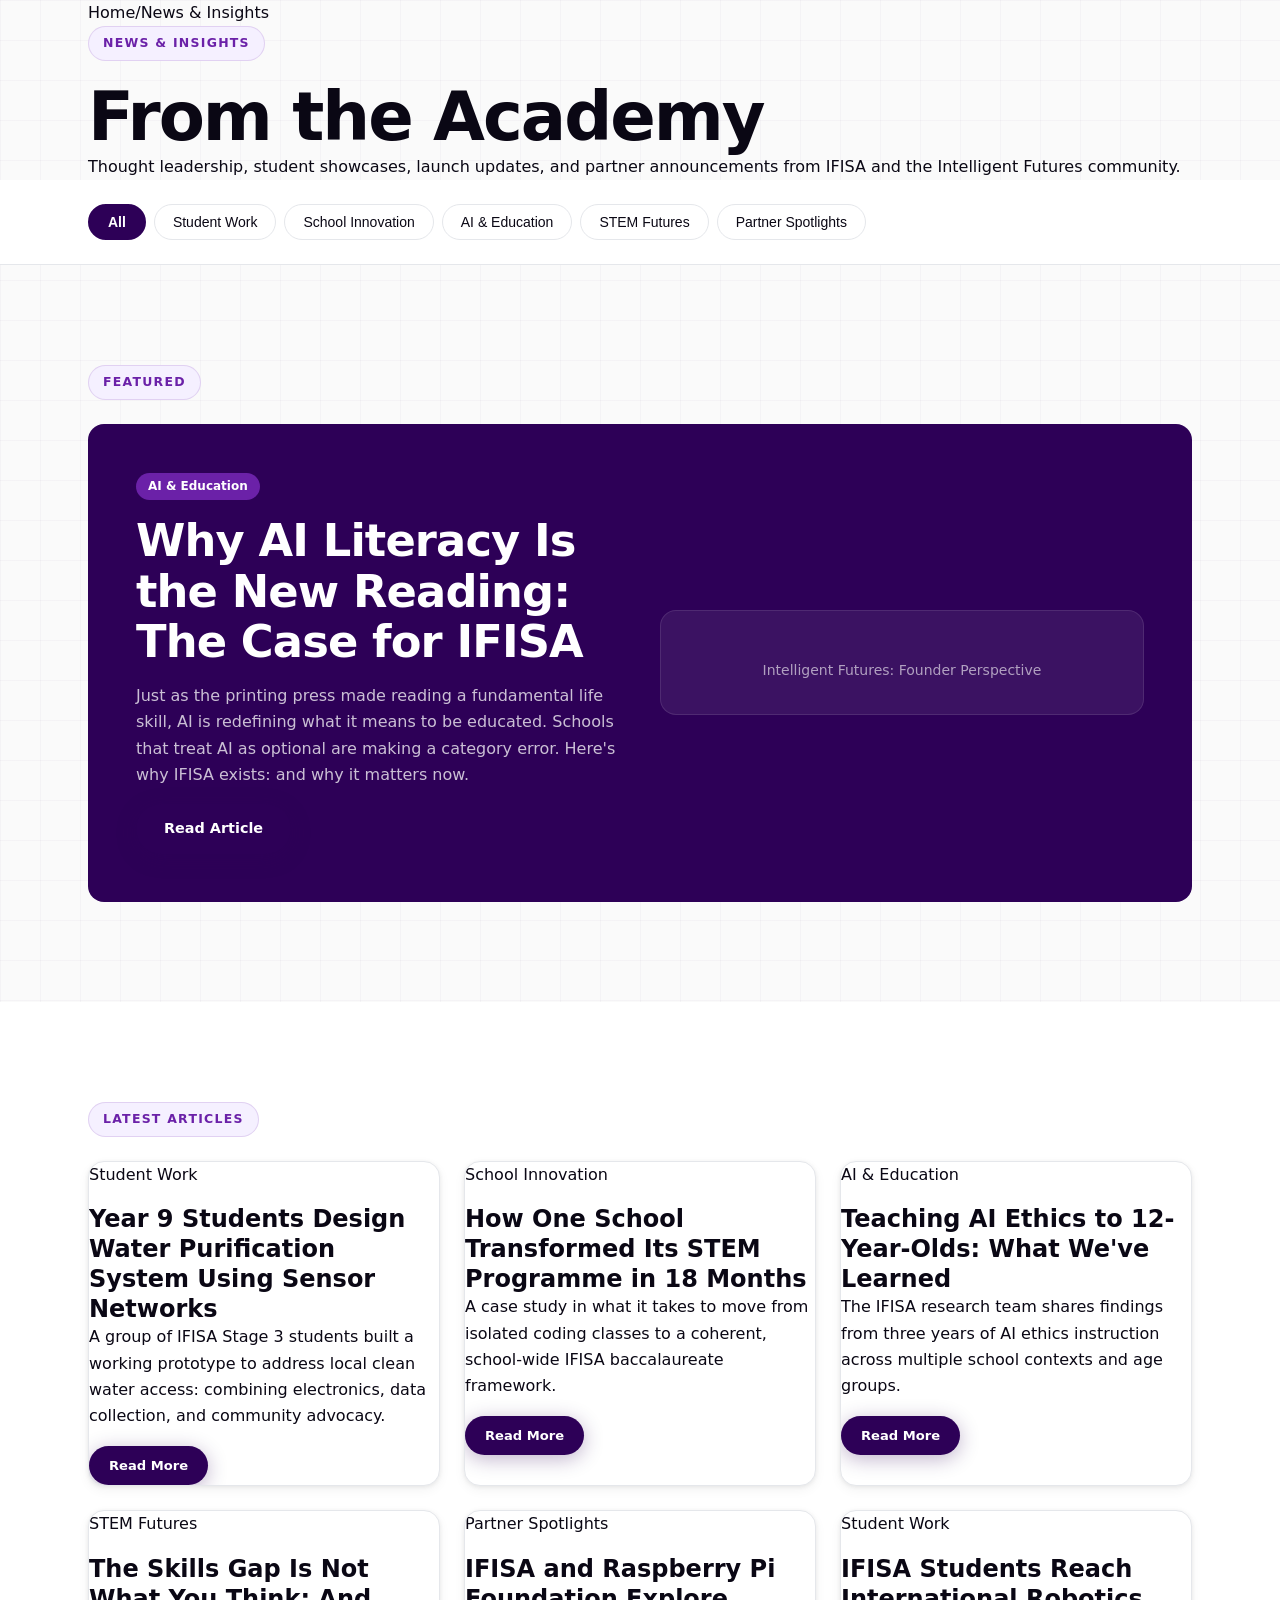
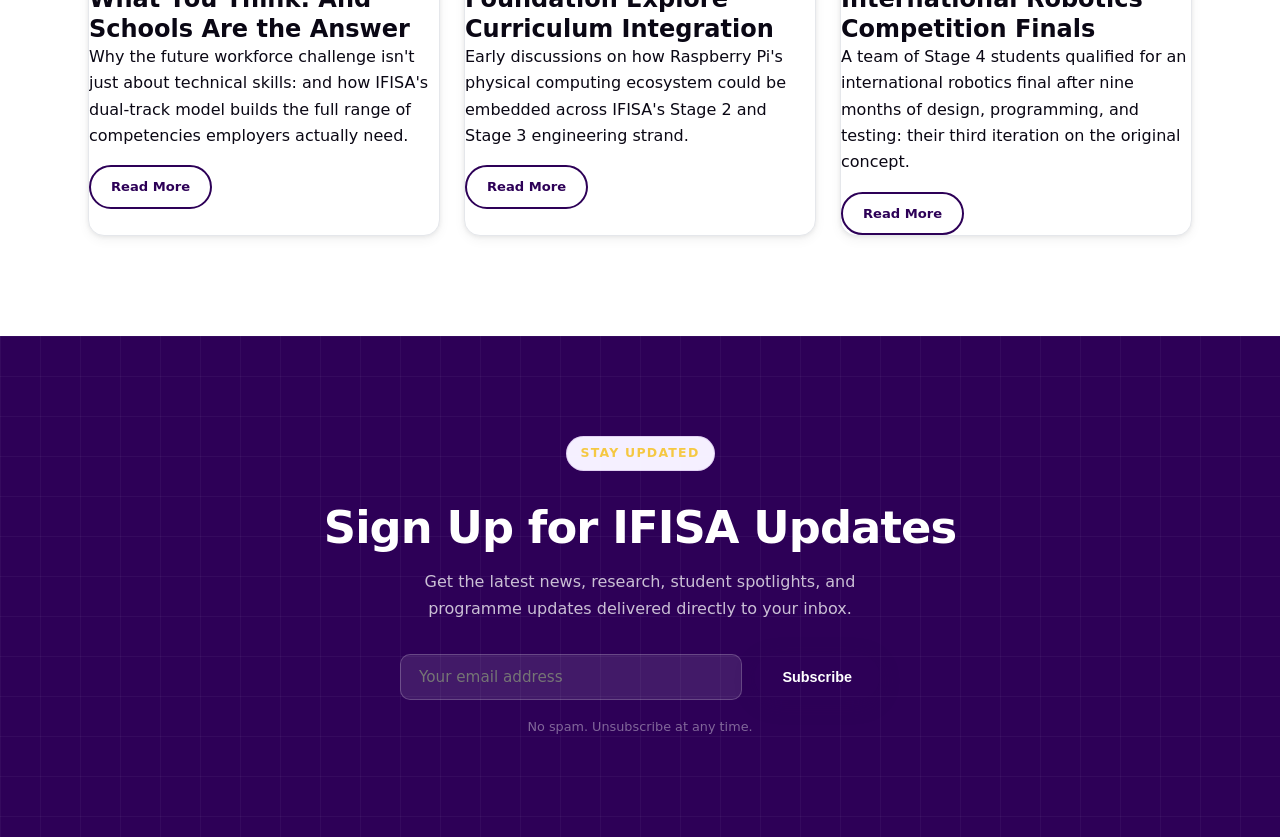
<file: news.html>
<!DOCTYPE html><html lang="en"><head><meta charset="UTF-8" /><meta name="viewport" content="width=device-width, initial-scale=1.0" /><title>News &amp; Insights: IFISA</title><link rel="stylesheet" href="styles.css" /></head><body><section class="page-hero"><div class="container"><div class="breadcrumb"><a href="index.html">Home</a><span>/</span>News &amp; Insights</div><div class="eyebrow">News &amp; Insights</div><h1>From the Academy</h1><p>Thought leadership, student showcases, launch updates, and partner announcements from IFISA and the Intelligent Futures community.</p></div></section><!-- Categories --><section class="section--light" style="padding:24px 0; border-bottom:1px solid var(--border);"><div class="container"><div style="display:flex; flex-wrap:wrap; gap:8px;"><button style="padding:8px 18px; border-radius:20px; border:2px solid var(--purple); background:var(--purple); color:white; font-size:.875rem; font-weight:600; cursor:pointer;">All</button><button style="padding:8px 18px; border-radius:20px; border:1.5px solid var(--border); background:white; color:var(--charcoal); font-size:.875rem; font-weight:500; cursor:pointer;">Student Work</button><button style="padding:8px 18px; border-radius:20px; border:1.5px solid var(--border); background:white; color:var(--charcoal); font-size:.875rem; font-weight:500; cursor:pointer;">School Innovation</button><button style="padding:8px 18px; border-radius:20px; border:1.5px solid var(--border); background:white; color:var(--charcoal); font-size:.875rem; font-weight:500; cursor:pointer;">AI &amp; Education</button><button style="padding:8px 18px; border-radius:20px; border:1.5px solid var(--border); background:white; color:var(--charcoal); font-size:.875rem; font-weight:500; cursor:pointer;">STEM Futures</button><button style="padding:8px 18px; border-radius:20px; border:1.5px solid var(--border); background:white; color:var(--charcoal); font-size:.875rem; font-weight:500; cursor:pointer;">Partner Spotlights</button></div></div></section><!-- Featured --><section class="section"><div class="container"><div class="eyebrow" style="margin-bottom:24px;">Featured</div><div style="background:var(--purple); border-radius:var(--radius); padding:48px; color:white; display:grid; grid-template-columns:1fr 1fr; gap:40px; align-items:center;"><div><span style="display:inline-block; background:var(--purple-soft); color:white; font-size:.75rem; font-weight:700; padding:4px 12px; border-radius:20px; margin-bottom:16px;">AI &amp; Education</span><h2 style="color:white; margin-bottom:16px;">Why AI Literacy Is the New Reading: The Case for IFISA</h2><p style="color:rgba(255,255,255,.75);">Just as the printing press made reading a fundamental life skill, AI is redefining what it means to be educated. Schools that treat AI as optional are making a category error. Here's why IFISA exists: and why it matters now.</p><a href="#" class="btn btn-primary mt-24">Read Article</a></div><div style="background:rgba(255,255,255,.07); border-radius:var(--radius); padding:32px; border:1px solid rgba(255,255,255,.1); text-align:center;"><div style="font-size:4rem; margin-bottom:16px;"></div><p style="color:rgba(255,255,255,.6); font-size:.875rem;">Intelligent Futures: Founder Perspective</p></div></div></div></section><!-- News Grid --><section class="section section--light"><div class="container"><div class="eyebrow" style="margin-bottom:24px;">Latest Articles</div><div class="grid-3"><div class="news-card"><div class="news-card__img" style="background:linear-gradient(135deg, #F0FDFA, #CCFBF1);"><span style="font-size:2.5rem;"></span></div><div class="news-card__body"><p class="news-card__cat">Student Work</p><h3>Year 9 Students Design Water Purification System Using Sensor Networks</h3><p>A group of IFISA Stage 3 students built a working prototype to address local clean water access: combining electronics, data collection, and community advocacy.</p><a href="#" class="btn btn-primary btn-sm mt-16">Read More</a></div></div><div class="news-card"><div class="news-card__img" style="background:linear-gradient(135deg, #FFF7ED, #FED7AA);"><span style="font-size:2.5rem;"></span></div><div class="news-card__body"><p class="news-card__cat">School Innovation</p><h3>How One School Transformed Its STEM Programme in 18 Months</h3><p>A case study in what it takes to move from isolated coding classes to a coherent, school-wide IFISA baccalaureate framework.</p><a href="#" class="btn btn-primary btn-sm mt-16">Read More</a></div></div><div class="news-card"><div class="news-card__img" style="background:linear-gradient(135deg, #F5F3FF, #DDD6FE);"><span style="font-size:2.5rem;"></span></div><div class="news-card__body"><p class="news-card__cat">AI &amp; Education</p><h3>Teaching AI Ethics to 12-Year-Olds: What We've Learned</h3><p>The IFISA research team shares findings from three years of AI ethics instruction across multiple school contexts and age groups.</p><a href="#" class="btn btn-primary btn-sm mt-16">Read More</a></div></div><div class="news-card"><div class="news-card__img" style="background:linear-gradient(135deg, #F0FDF4, #BBF7D0);"><span style="font-size:2.5rem;"></span></div><div class="news-card__body"><p class="news-card__cat">STEM Futures</p><h3>The Skills Gap Is Not What You Think: And Schools Are the Answer</h3><p>Why the future workforce challenge isn't just about technical skills: and how IFISA's dual-track model builds the full range of competencies employers actually need.</p><a href="#" class="btn btn-outline btn-sm mt-16">Read More</a></div></div><div class="news-card"><div class="news-card__img" style="background:linear-gradient(135deg, #FDF2F8, #FBCFE8);"><span style="font-size:2.5rem;"></span></div><div class="news-card__body"><p class="news-card__cat">Partner Spotlights</p><h3>IFISA and Raspberry Pi Foundation Explore Curriculum Integration</h3><p>Early discussions on how Raspberry Pi's physical computing ecosystem could be embedded across IFISA's Stage 2 and Stage 3 engineering strand.</p><a href="#" class="btn btn-outline btn-sm mt-16">Read More</a></div></div><div class="news-card"><div class="news-card__img" style="background:linear-gradient(135deg, #FFFBEB, #FDE68A);"><span style="font-size:2.5rem;"></span></div><div class="news-card__body"><p class="news-card__cat">Student Work</p><h3>IFISA Students Reach International Robotics Competition Finals</h3><p>A team of Stage 4 students qualified for an international robotics final after nine months of design, programming, and testing: their third iteration on the original concept.</p><a href="#" class="btn btn-outline btn-sm mt-16">Read More</a></div></div></div></div></section><!-- Newsletter --><section class="section section--dark"><div class="container text-center"><div class="eyebrow" style="color:var(--gold);">Stay Updated</div><h2 style="color:white; margin:12px 0 16px;">Sign Up for IFISA Updates</h2><p style="color:rgba(255,255,255,.75); max-width:480px; margin:0 auto 32px;">Get the latest news, research, student spotlights, and programme updates delivered directly to your inbox.</p><form style="display:flex; gap:12px; max-width:480px; margin:0 auto; flex-wrap:wrap; justify-content:center;" onsubmit="return false;"><input type="email" placeholder="Your email address" style="flex:1; min-width:240px; background:rgba(255,255,255,.1); border-color:rgba(255,255,255,.2); color:white;" /><button type="submit" class="btn btn-primary">Subscribe</button></form><p style="color:rgba(255,255,255,.4); font-size:.8rem; margin-top:16px;">No spam. Unsubscribe at any time.</p></div></section><script src="nav.js"></script></body></html>
</file>
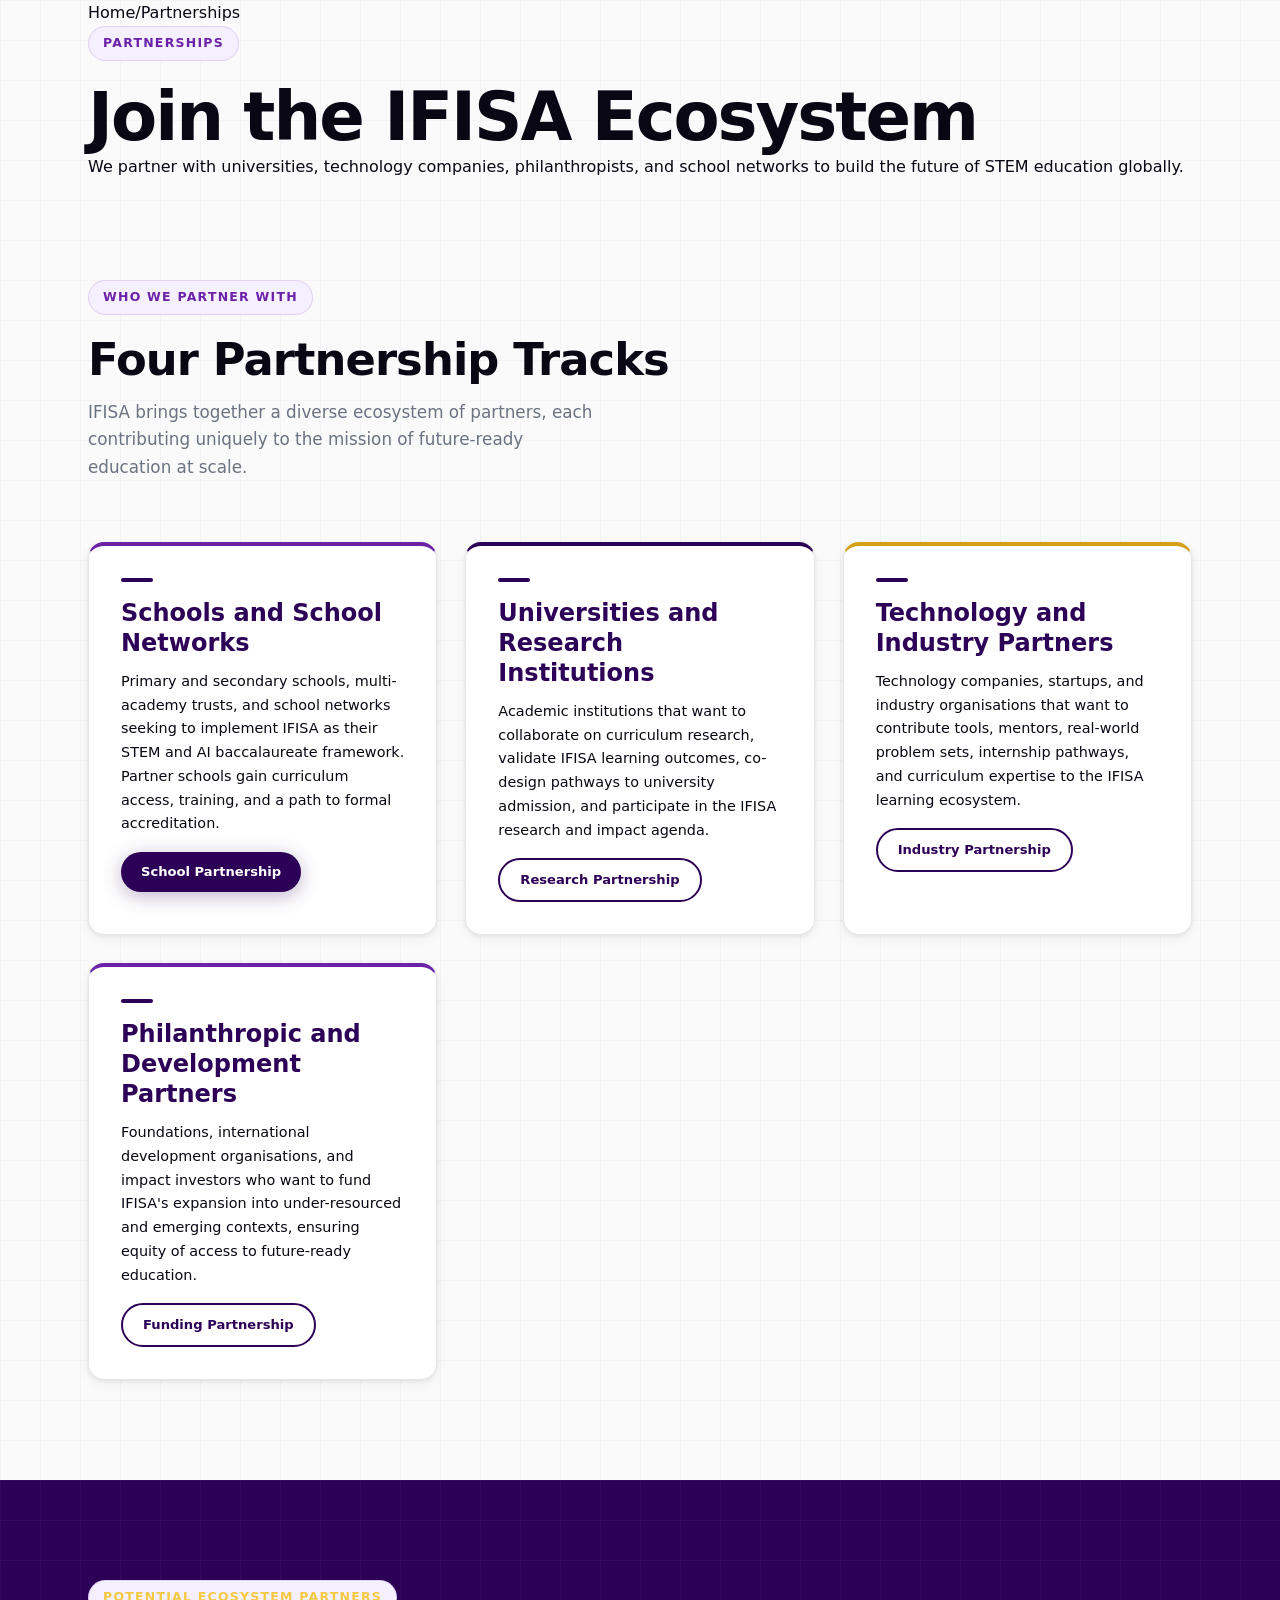
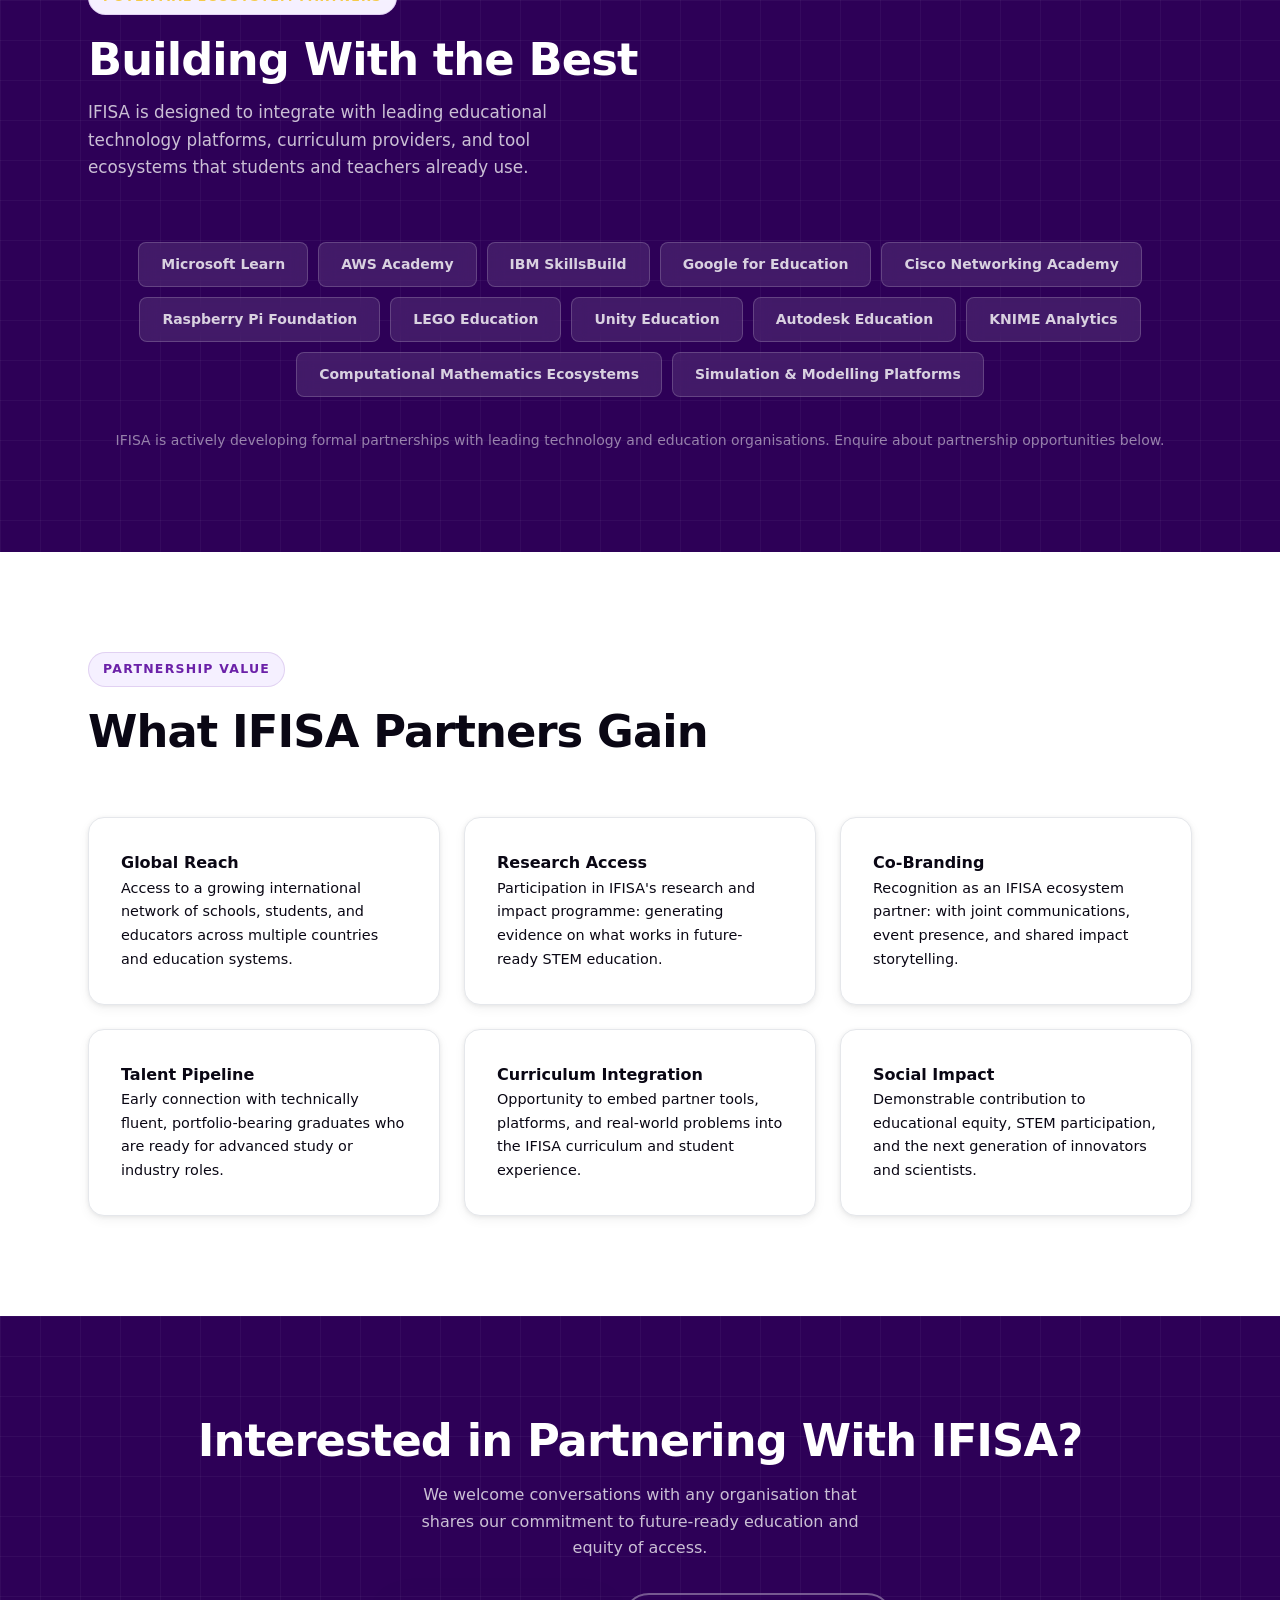
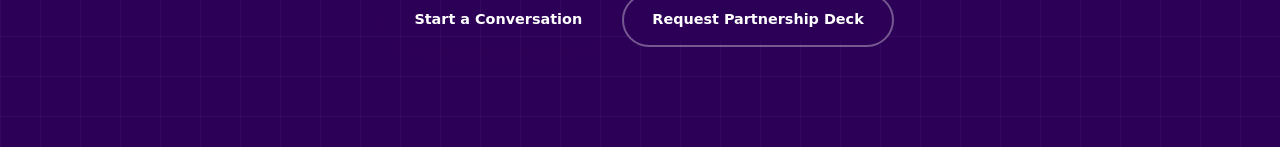
<file: partnerships.html>
<!DOCTYPE html><html lang="en"><head><meta charset="UTF-8" /><meta name="viewport" content="width=device-width, initial-scale=1.0" /><title>Partnerships: IFISA</title><link rel="stylesheet" href="styles.css" /></head><body><section class="page-hero"><div class="container"><div class="breadcrumb"><a href="index.html">Home</a><span>/</span>Partnerships</div><div class="eyebrow">Partnerships</div><h1>Join the IFISA Ecosystem</h1><p>We partner with universities, technology companies, philanthropists, and school networks to build the future of STEM education globally.</p></div></section><!-- Partner Types --><section class="section"><div class="container"><div class="section-header"><div class="eyebrow">Who We Partner With</div><h2>Four Partnership Tracks</h2><p>IFISA brings together a diverse ecosystem of partners, each contributing uniquely to the mission of future-ready education at scale.</p></div><div class="grid-2" style="gap:28px;"><div class="card" style="border-top:4px solid var(--purple-soft);"><div style="width:32px;height:4px;background:var(--purple);border-radius:2px;margin-bottom:16px;"></div><h3 style="color:var(--purple); margin-bottom:12px;">Schools and School Networks</h3><p class="text-gray" style="font-size:.9rem;">Primary and secondary schools, multi-academy trusts, and school networks seeking to implement IFISA as their STEM and AI baccalaureate framework. Partner schools gain curriculum access, training, and a path to formal accreditation.</p><a href="schools.html" class="btn btn-primary btn-sm mt-16">School Partnership</a></div><div class="card" style="border-top:4px solid var(--purple);"><div style="width:32px;height:4px;background:var(--purple);border-radius:2px;margin-bottom:16px;"></div><h3 style="color:var(--purple); margin-bottom:12px;">Universities and Research Institutions</h3><p class="text-gray" style="font-size:.9rem;">Academic institutions that want to collaborate on curriculum research, validate IFISA learning outcomes, co-design pathways to university admission, and participate in the IFISA research and impact agenda.</p><a href="contact.html" class="btn btn-outline btn-sm mt-16">Research Partnership</a></div><div class="card" style="border-top:4px solid var(--gold-dark);"><div style="width:32px;height:4px;background:var(--purple);border-radius:2px;margin-bottom:16px;"></div><h3 style="color:var(--purple); margin-bottom:12px;">Technology and Industry Partners</h3><p class="text-gray" style="font-size:.9rem;">Technology companies, startups, and industry organisations that want to contribute tools, mentors, real-world problem sets, internship pathways, and curriculum expertise to the IFISA learning ecosystem.</p><a href="contact.html" class="btn btn-outline btn-sm mt-16">Industry Partnership</a></div><div class="card" style="border-top:4px solid var(--purple-soft);"><div style="width:32px;height:4px;background:var(--purple);border-radius:2px;margin-bottom:16px;"></div><h3 style="color:var(--purple); margin-bottom:12px;">Philanthropic and Development Partners</h3><p class="text-gray" style="font-size:.9rem;">Foundations, international development organisations, and impact investors who want to fund IFISA's expansion into under-resourced and emerging contexts, ensuring equity of access to future-ready education.</p><a href="contact.html" class="btn btn-outline btn-sm mt-16">Funding Partnership</a></div></div></div></section><!-- Ecosystem Partners --><section class="section section--dark"><div class="container"><div class="section-header"><div class="eyebrow" style="color:var(--gold);">Potential Ecosystem Partners</div><h2 style="color:white;">Building With the Best</h2><p style="color:rgba(255,255,255,.75);">IFISA is designed to integrate with leading educational technology platforms, curriculum providers, and tool ecosystems that students and teachers already use.</p></div><div class="partner-grid"><div class="partner-pill">Microsoft Learn</div><div class="partner-pill">AWS Academy</div><div class="partner-pill">IBM SkillsBuild</div><div class="partner-pill">Google for Education</div><div class="partner-pill">Cisco Networking Academy</div><div class="partner-pill">Raspberry Pi Foundation</div><div class="partner-pill">LEGO Education</div><div class="partner-pill">Unity Education</div><div class="partner-pill">Autodesk Education</div><div class="partner-pill">KNIME Analytics</div><div class="partner-pill">Computational Mathematics Ecosystems</div><div class="partner-pill">Simulation &amp; Modelling Platforms</div></div><p style="text-align:center; color:rgba(255,255,255,.5); font-size:.875rem; margin-top:32px;">IFISA is actively developing formal partnerships with leading technology and education organisations. Enquire about partnership opportunities below.</p></div></section><!-- What Partners Get --><section class="section section--light"><div class="container"><div class="section-header"><div class="eyebrow">Partnership Value</div><h2>What IFISA Partners Gain</h2></div><div class="grid-3"><div class="card"><h4>Global Reach</h4><p class="text-gray mt-8" style="font-size:.9rem;">Access to a growing international network of schools, students, and educators across multiple countries and education systems.</p></div><div class="card"><h4>Research Access</h4><p class="text-gray mt-8" style="font-size:.9rem;">Participation in IFISA's research and impact programme: generating evidence on what works in future-ready STEM education.</p></div><div class="card"><h4>Co-Branding</h4><p class="text-gray mt-8" style="font-size:.9rem;">Recognition as an IFISA ecosystem partner: with joint communications, event presence, and shared impact storytelling.</p></div><div class="card"><h4>Talent Pipeline</h4><p class="text-gray mt-8" style="font-size:.9rem;">Early connection with technically fluent, portfolio-bearing graduates who are ready for advanced study or industry roles.</p></div><div class="card"><h4>Curriculum Integration</h4><p class="text-gray mt-8" style="font-size:.9rem;">Opportunity to embed partner tools, platforms, and real-world problems into the IFISA curriculum and student experience.</p></div><div class="card"><h4>Social Impact</h4><p class="text-gray mt-8" style="font-size:.9rem;">Demonstrable contribution to educational equity, STEM participation, and the next generation of innovators and scientists.</p></div></div></div></section><!-- CTA --><section class="section section--dark"><div class="container text-center"><h2 style="color:white; margin-bottom:16px;">Interested in Partnering With IFISA?</h2><p style="color:rgba(255,255,255,.75); max-width:480px; margin:0 auto 32px;">We welcome conversations with any organisation that shares our commitment to future-ready education and equity of access.</p><div class="cta-group cta-group--center"><a href="contact.html" class="btn btn-primary">Start a Conversation</a><a href="contact.html" class="btn btn-outline-dark">Request Partnership Deck</a></div></div></section><script src="nav.js"></script></body></html>
</file>
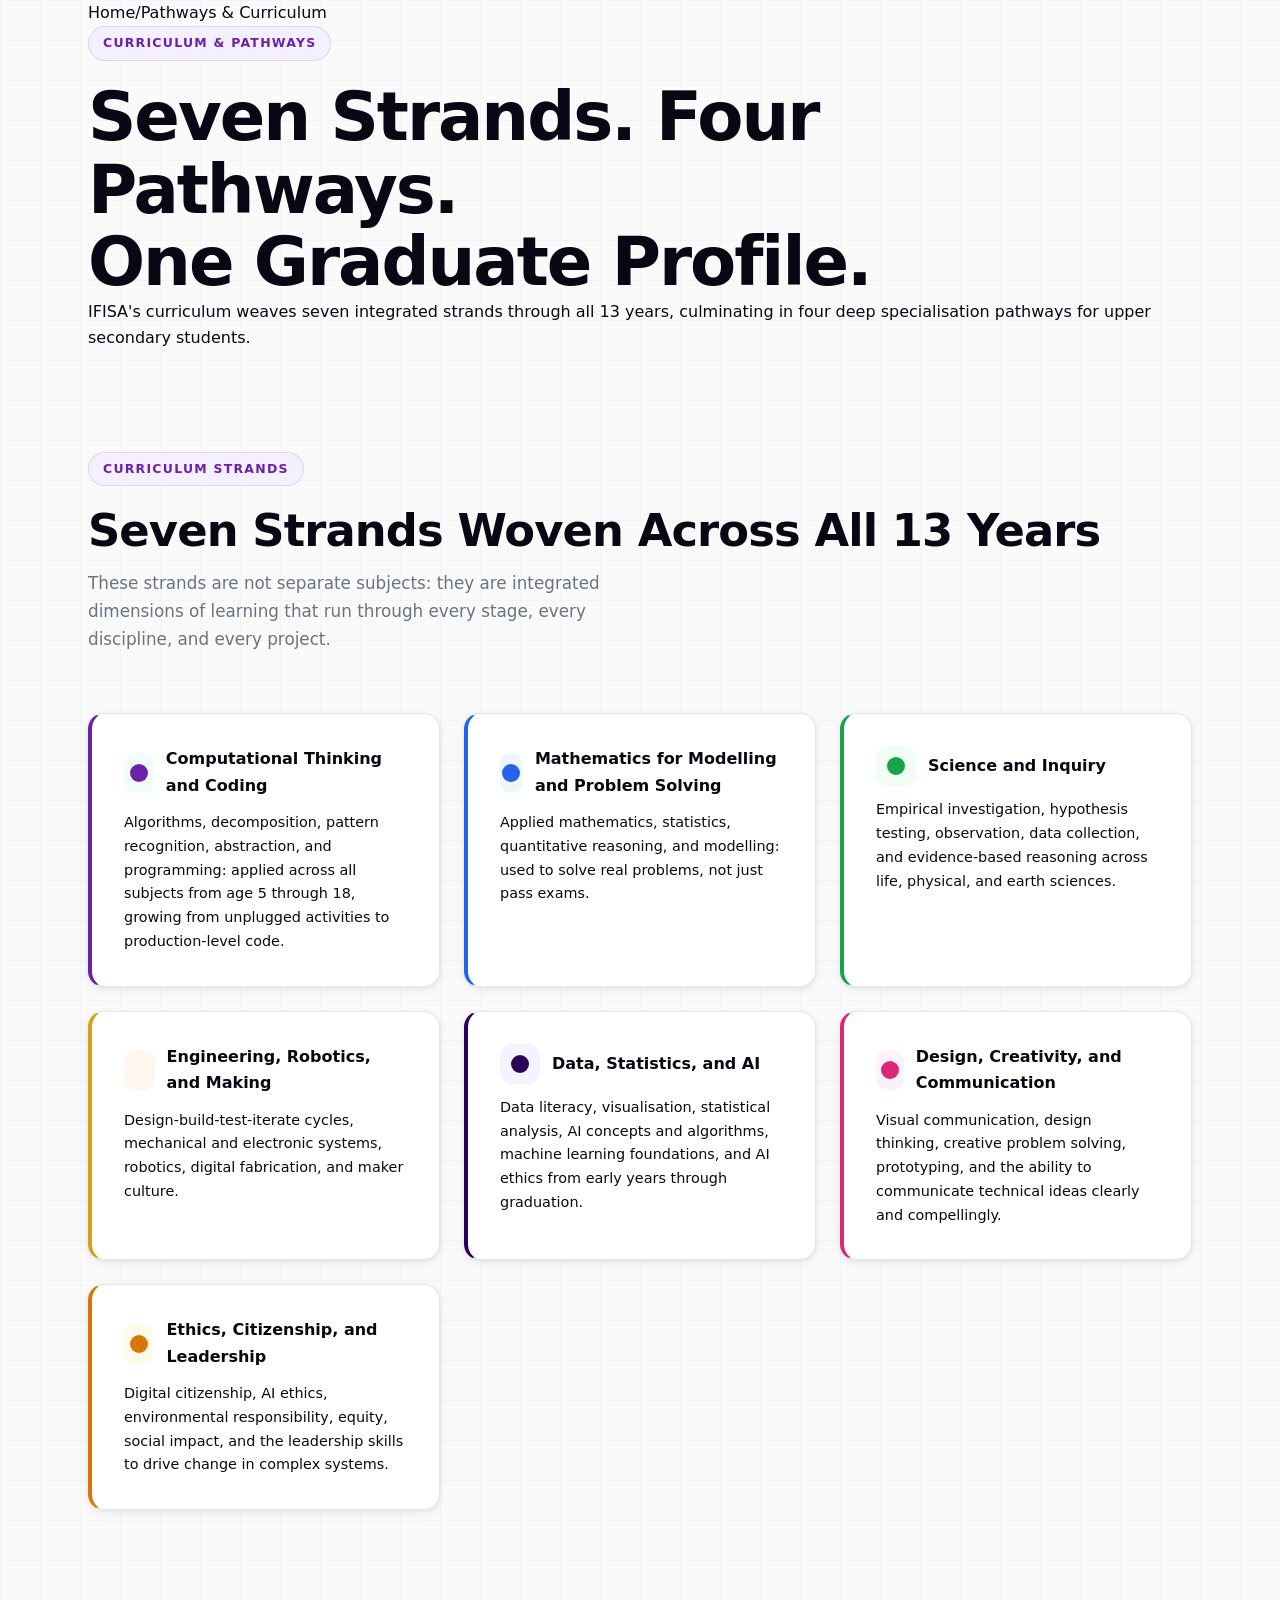
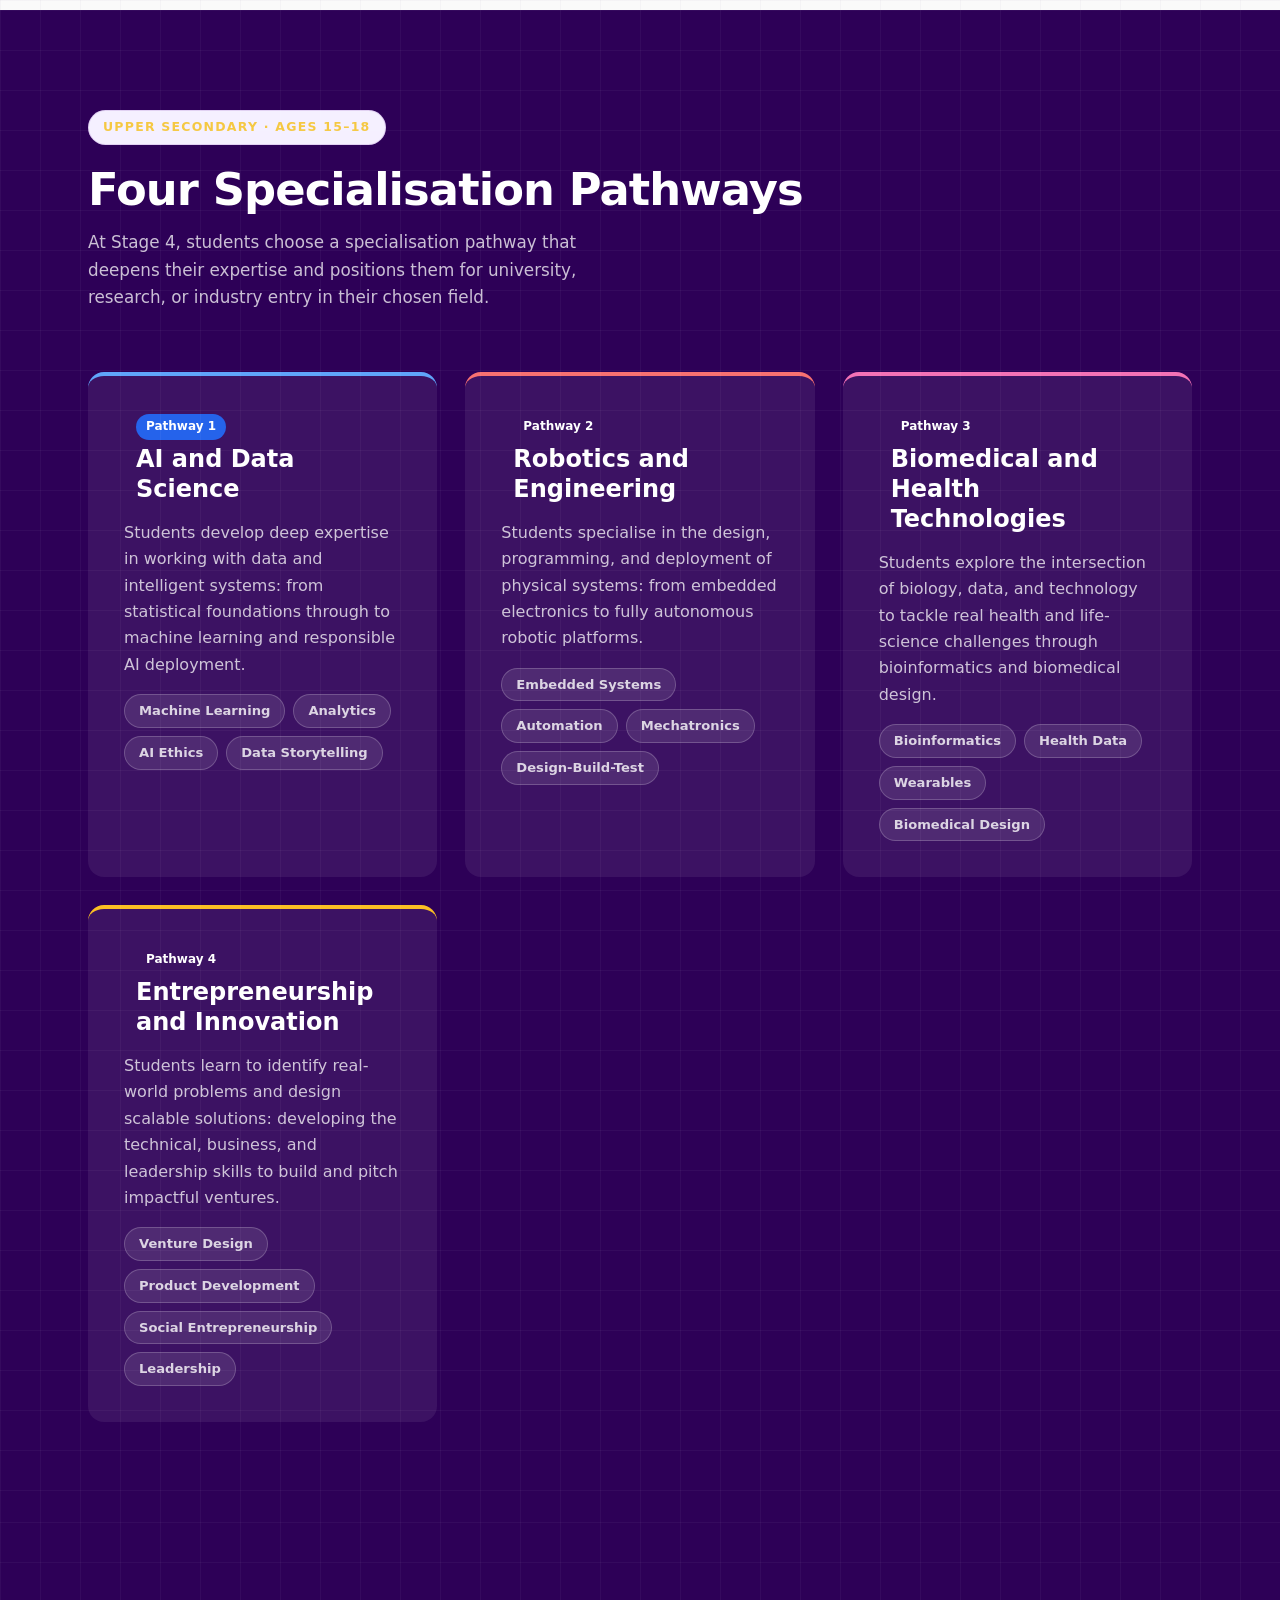
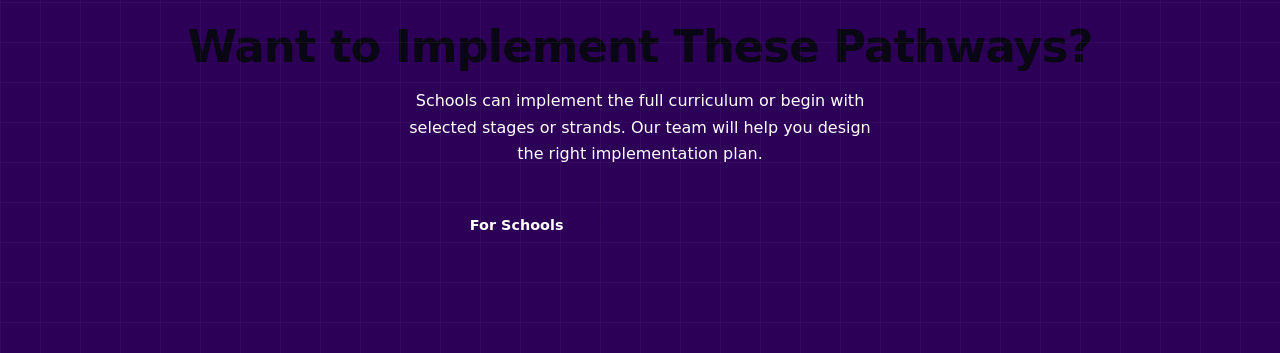
<file: pathways.html>
<!DOCTYPE html><html lang="en"><head><meta charset="UTF-8" /><meta name="viewport" content="width=device-width, initial-scale=1.0" /><title>Pathways & Curriculum: IFISA</title><link rel="stylesheet" href="styles.css" /></head><body><section class="page-hero"><div class="container"><div class="breadcrumb"><a href="index.html">Home</a><span>/</span>Pathways &amp; Curriculum</div><div class="eyebrow">Curriculum &amp; Pathways</div><h1>Seven Strands. Four Pathways.<br>One Graduate Profile.</h1><p>IFISA's curriculum weaves seven integrated strands through all 13 years, culminating in four deep specialisation pathways for upper secondary students.</p></div></section><!-- Curriculum Strands --><section class="section"><div class="container"><div class="section-header"><div class="eyebrow">Curriculum Strands</div><h2>Seven Strands Woven Across All 13 Years</h2><p>These strands are not separate subjects: they are integrated dimensions of learning that run through every stage, every discipline, and every project.</p></div><div class="grid-3" style="gap:24px;"><div class="card" style="border-left:4px solid var(--purple-soft);"><div style="display:flex; align-items:center; gap:12px; margin-bottom:12px;"><div class="card__icon" style="background:#F0FDFA; color:var(--purple-soft); margin:0; width:40px; height:40px; font-size:1.2rem;"><span style="display:block;width:18px;height:18px;border-radius:50%;background:currentColor;"></span></div><h4>Computational Thinking and Coding</h4></div><p class="text-gray" style="font-size:.9rem;">Algorithms, decomposition, pattern recognition, abstraction, and programming: applied across all subjects from age 5 through 18, growing from unplugged activities to production-level code.</p></div><div class="card" style="border-left:4px solid #2563EB;"><div style="display:flex; align-items:center; gap:12px; margin-bottom:12px;"><div class="card__icon" style="background:#EFF6FF; color:#2563EB; margin:0; width:40px; height:40px; font-size:1.2rem;"><span style="display:block;width:18px;height:18px;border-radius:50%;background:currentColor;"></span></div><h4>Mathematics for Modelling and Problem Solving</h4></div><p class="text-gray" style="font-size:.9rem;">Applied mathematics, statistics, quantitative reasoning, and modelling: used to solve real problems, not just pass exams.</p></div><div class="card" style="border-left:4px solid #16A34A;"><div style="display:flex; align-items:center; gap:12px; margin-bottom:12px;"><div class="card__icon" style="background:#F0FDF4; color:#16A34A; margin:0; width:40px; height:40px; font-size:1.2rem;"><span style="display:block;width:18px;height:18px;border-radius:50%;background:currentColor;"></span></div><h4>Science and Inquiry</h4></div><p class="text-gray" style="font-size:.9rem;">Empirical investigation, hypothesis testing, observation, data collection, and evidence-based reasoning across life, physical, and earth sciences.</p></div><div class="card" style="border-left:4px solid var(--gold-dark);"><div style="display:flex; align-items:center; gap:12px; margin-bottom:12px;"><div class="card__icon" style="background:#FFF7ED; color:var(--gold-dark); margin:0; width:40px; height:40px; font-size:1.2rem;"></div><h4>Engineering, Robotics, and Making</h4></div><p class="text-gray" style="font-size:.9rem;">Design-build-test-iterate cycles, mechanical and electronic systems, robotics, digital fabrication, and maker culture.</p></div><div class="card" style="border-left:4px solid var(--purple);"><div style="display:flex; align-items:center; gap:12px; margin-bottom:12px;"><div class="card__icon" style="background:#F5F3FF; color:var(--purple); margin:0; width:40px; height:40px; font-size:1.2rem;"><span style="display:block;width:18px;height:18px;border-radius:50%;background:currentColor;"></span></div><h4>Data, Statistics, and AI</h4></div><p class="text-gray" style="font-size:.9rem;">Data literacy, visualisation, statistical analysis, AI concepts and algorithms, machine learning foundations, and AI ethics from early years through graduation.</p></div><div class="card" style="border-left:4px solid #DB2777;"><div style="display:flex; align-items:center; gap:12px; margin-bottom:12px;"><div class="card__icon" style="background:#FDF2F8; color:#DB2777; margin:0; width:40px; height:40px; font-size:1.2rem;"><span style="display:block;width:18px;height:18px;border-radius:50%;background:currentColor;"></span></div><h4>Design, Creativity, and Communication</h4></div><p class="text-gray" style="font-size:.9rem;">Visual communication, design thinking, creative problem solving, prototyping, and the ability to communicate technical ideas clearly and compellingly.</p></div><div class="card" style="border-left:4px solid #D97706;"><div style="display:flex; align-items:center; gap:12px; margin-bottom:12px;"><div class="card__icon" style="background:#FFFBEB; color:#D97706; margin:0; width:40px; height:40px; font-size:1.2rem;"><span style="display:block;width:18px;height:18px;border-radius:50%;background:currentColor;"></span></div><h4>Ethics, Citizenship, and Leadership</h4></div><p class="text-gray" style="font-size:.9rem;">Digital citizenship, AI ethics, environmental responsibility, equity, social impact, and the leadership skills to drive change in complex systems.</p></div></div></div></section><!-- Upper Secondary Pathways --><section class="section section--dark"><div class="container"><div class="section-header"><div class="eyebrow" style="color:var(--gold);">Upper Secondary · Ages 15–18</div><h2 style="color:white;">Four Specialisation Pathways</h2><p style="color:rgba(255,255,255,.75);">At Stage 4, students choose a specialisation pathway that deepens their expertise and positions them for university, research, or industry entry in their chosen field.</p></div><div class="grid-2" style="gap:28px;"><!-- AI & Data --><div style="background:rgba(255,255,255,.07); border-radius:var(--radius); padding:36px; border-top:4px solid #60a5fa;"><div style="display:flex; align-items:center; gap:12px; margin-bottom:16px;"><span style="font-size:2rem;"></span><div><span style="display:inline-block; background:#2563EB; color:white; font-size:.75rem; font-weight:700; padding:3px 10px; border-radius:20px; margin-bottom:4px;">Pathway 1</span><h3 style="color:white;">AI and Data Science</h3></div></div><p style="color:rgba(255,255,255,.75); margin-bottom:16px;">Students develop deep expertise in working with data and intelligent systems: from statistical foundations through to machine learning and responsible AI deployment.</p><div class="tag-list"><span class="tag" style="background:rgba(255,255,255,.1); border-color:rgba(255,255,255,.2); color:rgba(255,255,255,.8);">Machine Learning</span><span class="tag" style="background:rgba(255,255,255,.1); border-color:rgba(255,255,255,.2); color:rgba(255,255,255,.8);">Analytics</span><span class="tag" style="background:rgba(255,255,255,.1); border-color:rgba(255,255,255,.2); color:rgba(255,255,255,.8);">AI Ethics</span><span class="tag" style="background:rgba(255,255,255,.1); border-color:rgba(255,255,255,.2); color:rgba(255,255,255,.8);">Data Storytelling</span></div></div><!-- Robotics --><div style="background:rgba(255,255,255,.07); border-radius:var(--radius); padding:36px; border-top:4px solid #f87171;"><div style="display:flex; align-items:center; gap:12px; margin-bottom:16px;"><span style="font-size:2rem;"></span><div><span style="display:inline-block; background:var(--red-p); color:white; font-size:.75rem; font-weight:700; padding:3px 10px; border-radius:20px; margin-bottom:4px;">Pathway 2</span><h3 style="color:white;">Robotics and Engineering</h3></div></div><p style="color:rgba(255,255,255,.75); margin-bottom:16px;">Students specialise in the design, programming, and deployment of physical systems: from embedded electronics to fully autonomous robotic platforms.</p><div class="tag-list"><span class="tag" style="background:rgba(255,255,255,.1); border-color:rgba(255,255,255,.2); color:rgba(255,255,255,.8);">Embedded Systems</span><span class="tag" style="background:rgba(255,255,255,.1); border-color:rgba(255,255,255,.2); color:rgba(255,255,255,.8);">Automation</span><span class="tag" style="background:rgba(255,255,255,.1); border-color:rgba(255,255,255,.2); color:rgba(255,255,255,.8);">Mechatronics</span><span class="tag" style="background:rgba(255,255,255,.1); border-color:rgba(255,255,255,.2); color:rgba(255,255,255,.8);">Design-Build-Test</span></div></div><!-- Biomedical --><div style="background:rgba(255,255,255,.07); border-radius:var(--radius); padding:36px; border-top:4px solid #f472b6;"><div style="display:flex; align-items:center; gap:12px; margin-bottom:16px;"><span style="font-size:2rem;"></span><div><span style="display:inline-block; background:var(--pink-p); color:white; font-size:.75rem; font-weight:700; padding:3px 10px; border-radius:20px; margin-bottom:4px;">Pathway 3</span><h3 style="color:white;">Biomedical and Health Technologies</h3></div></div><p style="color:rgba(255,255,255,.75); margin-bottom:16px;">Students explore the intersection of biology, data, and technology to tackle real health and life-science challenges through bioinformatics and biomedical design.</p><div class="tag-list"><span class="tag" style="background:rgba(255,255,255,.1); border-color:rgba(255,255,255,.2); color:rgba(255,255,255,.8);">Bioinformatics</span><span class="tag" style="background:rgba(255,255,255,.1); border-color:rgba(255,255,255,.2); color:rgba(255,255,255,.8);">Health Data</span><span class="tag" style="background:rgba(255,255,255,.1); border-color:rgba(255,255,255,.2); color:rgba(255,255,255,.8);">Wearables</span><span class="tag" style="background:rgba(255,255,255,.1); border-color:rgba(255,255,255,.2); color:rgba(255,255,255,.8);">Biomedical Design</span></div></div><!-- Entrepreneurship --><div style="background:rgba(255,255,255,.07); border-radius:var(--radius); padding:36px; border-top:4px solid #fbbf24;"><div style="display:flex; align-items:center; gap:12px; margin-bottom:16px;"><span style="font-size:2rem;"></span><div><span style="display:inline-block; background:var(--amber-p); color:white; font-size:.75rem; font-weight:700; padding:3px 10px; border-radius:20px; margin-bottom:4px;">Pathway 4</span><h3 style="color:white;">Entrepreneurship and Innovation</h3></div></div><p style="color:rgba(255,255,255,.75); margin-bottom:16px;">Students learn to identify real-world problems and design scalable solutions: developing the technical, business, and leadership skills to build and pitch impactful ventures.</p><div class="tag-list"><span class="tag" style="background:rgba(255,255,255,.1); border-color:rgba(255,255,255,.2); color:rgba(255,255,255,.8);">Venture Design</span><span class="tag" style="background:rgba(255,255,255,.1); border-color:rgba(255,255,255,.2); color:rgba(255,255,255,.8);">Product Development</span><span class="tag" style="background:rgba(255,255,255,.1); border-color:rgba(255,255,255,.2); color:rgba(255,255,255,.8);">Social Entrepreneurship</span><span class="tag" style="background:rgba(255,255,255,.1); border-color:rgba(255,255,255,.2); color:rgba(255,255,255,.8);">Leadership</span></div></div></div></div></section><!-- CTA --><section class="section section--dark"><div class="container text-center"><h2 style="margin-bottom:16px;">Want to Implement These Pathways?</h2><p class="text-gray" style="max-width:480px; margin:0 auto 32px;">Schools can implement the full curriculum or begin with selected stages or strands. Our team will help you design the right implementation plan.</p><div class="cta-group cta-group--center"><a href="schools.html" class="btn btn-primary">For Schools</a><a href="contact.html" class="btn btn-outline">Book a Discovery Call</a></div></div></section><script src="nav.js"></script></body></html>
</file>
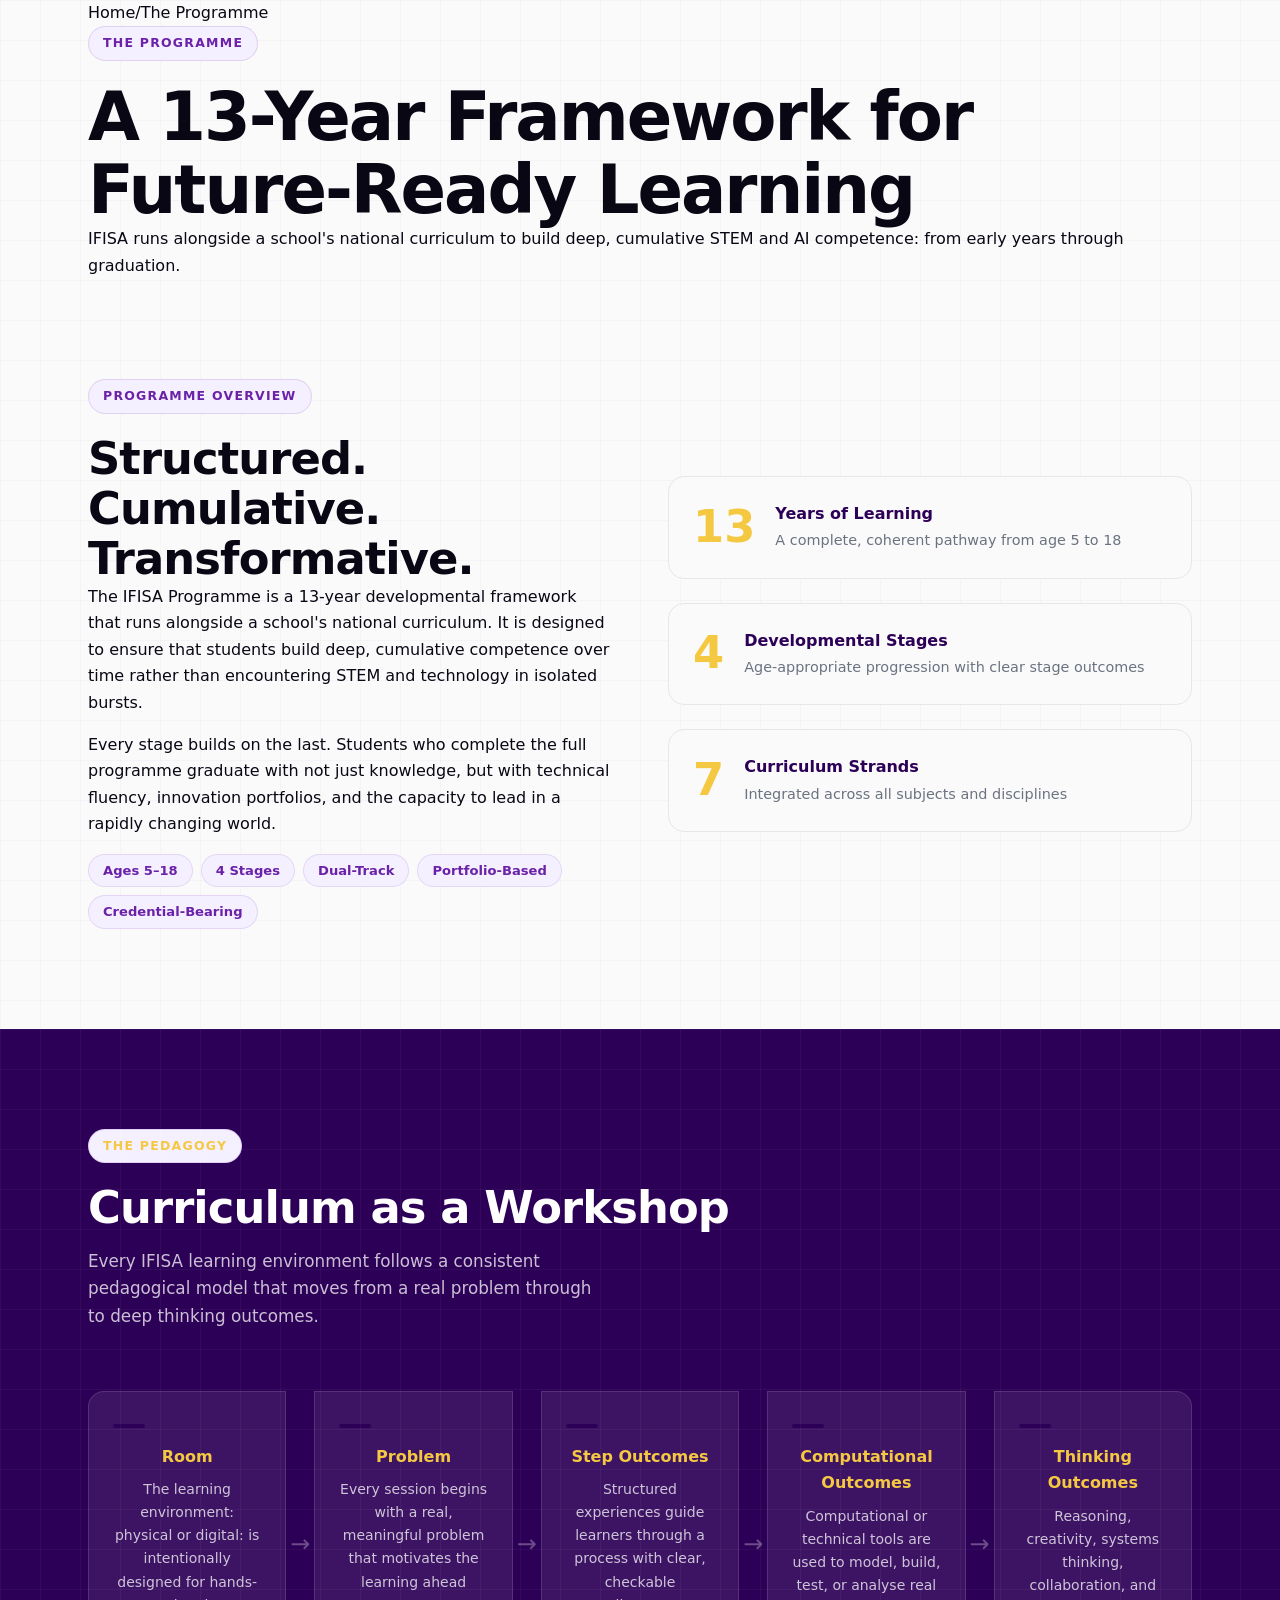
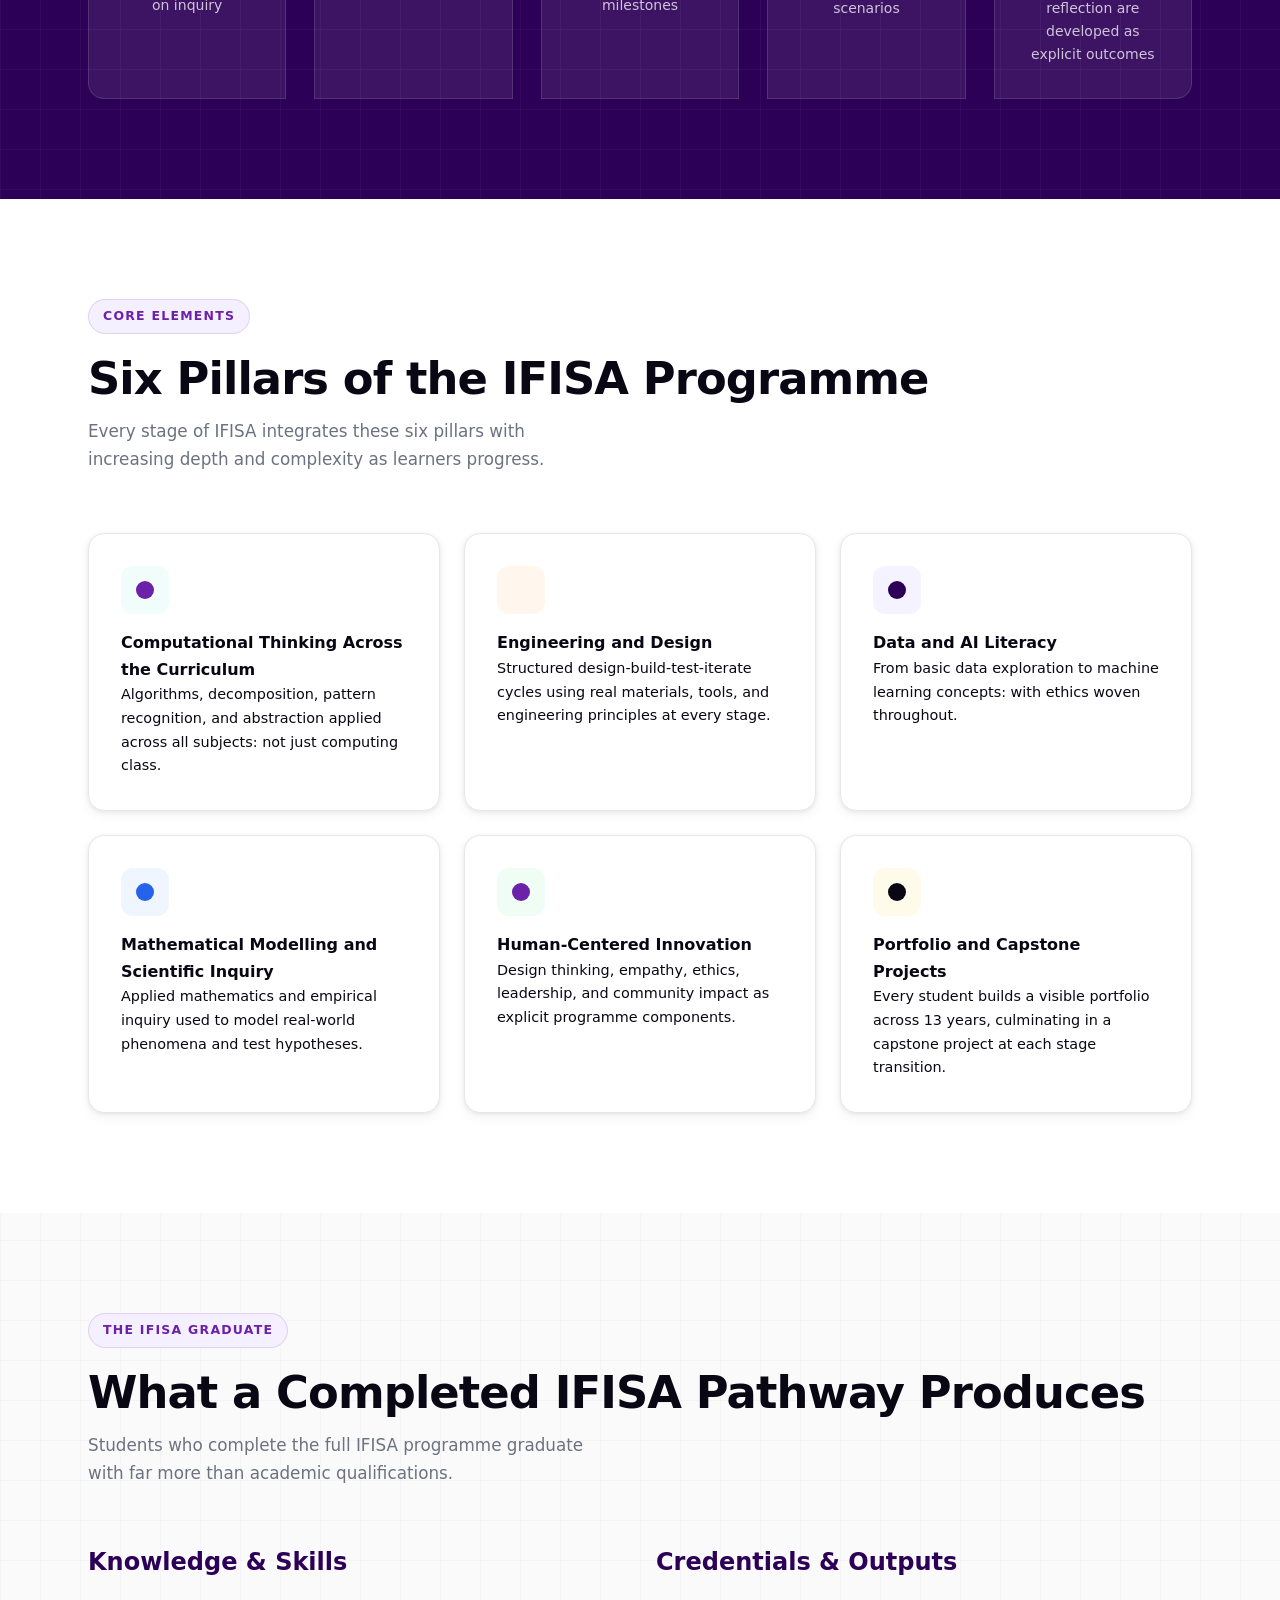
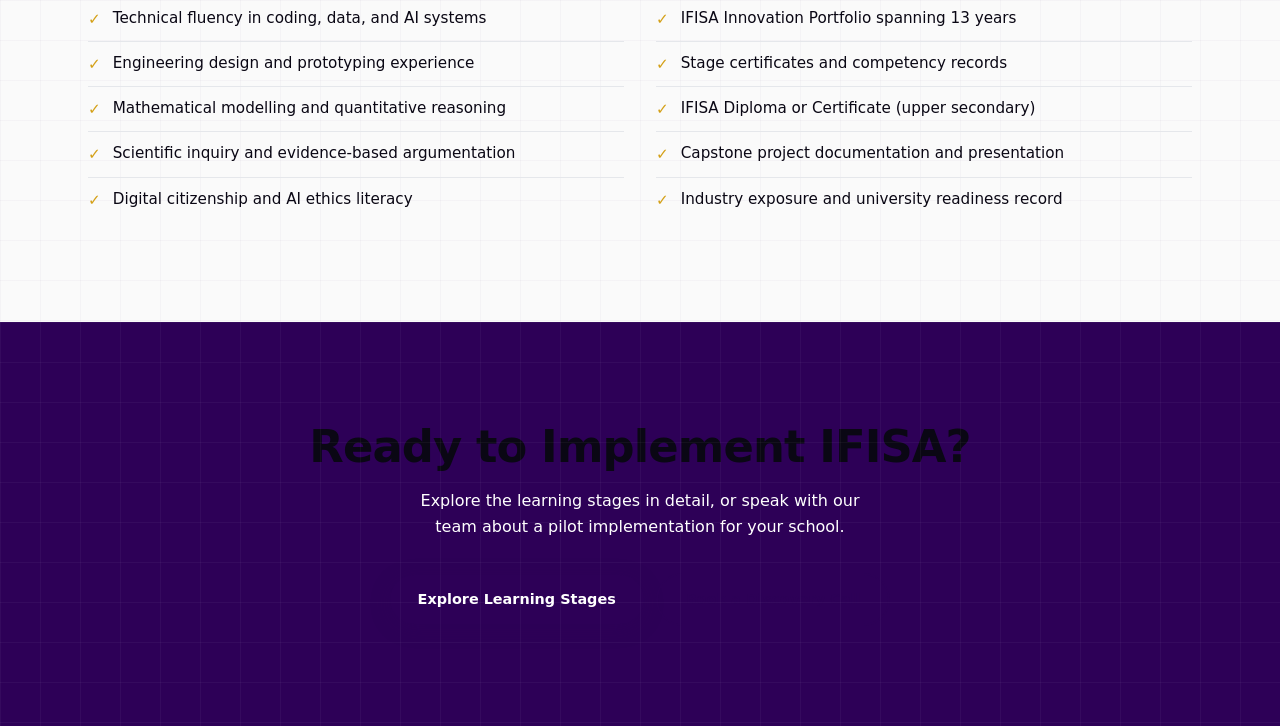
<file: programme.html>
<!DOCTYPE html><html lang="en"><head><meta charset="UTF-8" /><meta name="viewport" content="width=device-width, initial-scale=1.0" /><title>The Programme: IFISA</title><link rel="stylesheet" href="styles.css" /></head><body><section class="page-hero"><div class="container"><div class="breadcrumb"><a href="index.html">Home</a><span>/</span>The Programme</div><div class="eyebrow">The Programme</div><h1>A 13-Year Framework for<br>Future-Ready Learning</h1><p>IFISA runs alongside a school's national curriculum to build deep, cumulative STEM and AI competence: from early years through graduation.</p></div></section><!-- Overview --><section class="section"><div class="container"><div class="grid-2" style="gap:56px; align-items:center;"><div><div class="eyebrow">Programme Overview</div><h2>Structured. Cumulative. Transformative.</h2><p class="mt-16">The IFISA Programme is a 13-year developmental framework that runs alongside a school's national curriculum. It is designed to ensure that students build deep, cumulative competence over time rather than encountering STEM and technology in isolated bursts.</p><p>Every stage builds on the last. Students who complete the full programme graduate with not just knowledge, but with technical fluency, innovation portfolios, and the capacity to lead in a rapidly changing world.</p><div class="tag-list mt-16"><span class="tag tag">Ages 5–18</span><span class="tag tag">4 Stages</span><span class="tag tag">Dual-Track</span><span class="tag tag">Portfolio-Based</span><span class="tag tag">Credential-Bearing</span></div></div><div><div class="stat-row" style="flex-direction:column; align-items:flex-start; gap:24px;"><div style="display:flex; gap:20px; align-items:center; background:var(--bg); border-radius:var(--radius); padding:24px; width:100%; border:1px solid var(--border);"><div class="stat__num">13</div><div><strong style="display:block; color:var(--purple);">Years of Learning</strong><span style="color:var(--gray); font-size:.9rem;">A complete, coherent pathway from age 5 to 18</span></div></div><div style="display:flex; gap:20px; align-items:center; background:var(--bg); border-radius:var(--radius); padding:24px; width:100%; border:1px solid var(--border);"><div class="stat__num">4</div><div><strong style="display:block; color:var(--purple);">Developmental Stages</strong><span style="color:var(--gray); font-size:.9rem;">Age-appropriate progression with clear stage outcomes</span></div></div><div style="display:flex; gap:20px; align-items:center; background:var(--bg); border-radius:var(--radius); padding:24px; width:100%; border:1px solid var(--border);"><div class="stat__num">7</div><div><strong style="display:block; color:var(--purple);">Curriculum Strands</strong><span style="color:var(--gray); font-size:.9rem;">Integrated across all subjects and disciplines</span></div></div></div></div></div></div></section><!-- Programme Model --><section class="section section--dark"><div class="container"><div class="section-header"><div class="eyebrow" style="color:var(--gold);">The Pedagogy</div><h2 style="color:white;">Curriculum as a Workshop</h2><p style="color:rgba(255,255,255,.75);">Every IFISA learning environment follows a consistent pedagogical model that moves from a real problem through to deep thinking outcomes.</p></div><div style="display:flex; flex-wrap:wrap; gap:0; justify-content:center; align-items:stretch; margin-top:16px;"><div style="flex:1; min-width:160px; background:rgba(255,255,255,.08); border:1px solid rgba(255,255,255,.12); padding:32px 24px; text-align:center; border-radius:var(--radius) 0 0 var(--radius);"><div style="width:32px;height:4px;background:var(--purple);border-radius:2px;margin-bottom:16px;"></div><h4 style="color:var(--gold); margin-bottom:8px;">Room</h4><p style="color:rgba(255,255,255,.75); font-size:.875rem;">The learning environment: physical or digital: is intentionally designed for hands-on inquiry</p></div><div style="display:flex; align-items:center; padding:0 4px; color:rgba(255,255,255,.3); font-size:1.5rem;">→</div><div style="flex:1; min-width:160px; background:rgba(255,255,255,.08); border:1px solid rgba(255,255,255,.12); padding:32px 24px; text-align:center;"><div style="width:32px;height:4px;background:var(--purple);border-radius:2px;margin-bottom:16px;"></div><h4 style="color:var(--gold); margin-bottom:8px;">Problem</h4><p style="color:rgba(255,255,255,.75); font-size:.875rem;">Every session begins with a real, meaningful problem that motivates the learning ahead</p></div><div style="display:flex; align-items:center; padding:0 4px; color:rgba(255,255,255,.3); font-size:1.5rem;">→</div><div style="flex:1; min-width:160px; background:rgba(255,255,255,.08); border:1px solid rgba(255,255,255,.12); padding:32px 24px; text-align:center;"><div style="width:32px;height:4px;background:var(--purple);border-radius:2px;margin-bottom:16px;"></div><h4 style="color:var(--gold); margin-bottom:8px;">Step Outcomes</h4><p style="color:rgba(255,255,255,.75); font-size:.875rem;">Structured experiences guide learners through a process with clear, checkable milestones</p></div><div style="display:flex; align-items:center; padding:0 4px; color:rgba(255,255,255,.3); font-size:1.5rem;">→</div><div style="flex:1; min-width:160px; background:rgba(255,255,255,.08); border:1px solid rgba(255,255,255,.12); padding:32px 24px; text-align:center;"><div style="width:32px;height:4px;background:var(--purple);border-radius:2px;margin-bottom:16px;"></div><h4 style="color:var(--gold); margin-bottom:8px;">Computational Outcomes</h4><p style="color:rgba(255,255,255,.75); font-size:.875rem;">Computational or technical tools are used to model, build, test, or analyse real scenarios</p></div><div style="display:flex; align-items:center; padding:0 4px; color:rgba(255,255,255,.3); font-size:1.5rem;">→</div><div style="flex:1; min-width:160px; background:rgba(255,255,255,.08); border:1px solid rgba(255,255,255,.12); padding:32px 24px; text-align:center; border-radius:0 var(--radius) var(--radius) 0;"><div style="width:32px;height:4px;background:var(--purple);border-radius:2px;margin-bottom:16px;"></div><h4 style="color:var(--gold); margin-bottom:8px;">Thinking Outcomes</h4><p style="color:rgba(255,255,255,.75); font-size:.875rem;">Reasoning, creativity, systems thinking, collaboration, and reflection are developed as explicit outcomes</p></div></div></div></section><!-- Core Elements --><section class="section section--light"><div class="container"><div class="section-header"><div class="eyebrow">Core Elements</div><h2>Six Pillars of the IFISA Programme</h2><p>Every stage of IFISA integrates these six pillars with increasing depth and complexity as learners progress.</p></div><div class="grid-3"><div class="card"><div class="card__icon" style="background:#F0FDFA; color:var(--purple-soft);"><span style="display:block;width:18px;height:18px;border-radius:50%;background:currentColor;"></span></div><h4>Computational Thinking Across the Curriculum</h4><p class="text-gray mt-8" style="font-size:.9rem;">Algorithms, decomposition, pattern recognition, and abstraction applied across all subjects: not just computing class.</p></div><div class="card"><div class="card__icon" style="background:#FFF7ED; color:var(--gold-dark);"></div><h4>Engineering and Design</h4><p class="text-gray mt-8" style="font-size:.9rem;">Structured design-build-test-iterate cycles using real materials, tools, and engineering principles at every stage.</p></div><div class="card"><div class="card__icon" style="background:#F5F3FF; color:var(--purple);"><span style="display:block;width:18px;height:18px;border-radius:50%;background:currentColor;"></span></div><h4>Data and AI Literacy</h4><p class="text-gray mt-8" style="font-size:.9rem;">From basic data exploration to machine learning concepts: with ethics woven throughout.</p></div><div class="card"><div class="card__icon" style="background:#EFF6FF; color:#2563EB;"><span style="display:block;width:18px;height:18px;border-radius:50%;background:currentColor;"></span></div><h4>Mathematical Modelling and Scientific Inquiry</h4><p class="text-gray mt-8" style="font-size:.9rem;">Applied mathematics and empirical inquiry used to model real-world phenomena and test hypotheses.</p></div><div class="card"><div class="card__icon" style="background:#F0FDF4; color:var(--purple-soft);"><span style="display:block;width:18px;height:18px;border-radius:50%;background:currentColor;"></span></div><h4>Human-Centered Innovation</h4><p class="text-gray mt-8" style="font-size:.9rem;">Design thinking, empathy, ethics, leadership, and community impact as explicit programme components.</p></div><div class="card"><div class="card__icon" style="background:#FFFBEB; color:#D97706);"><span style="display:block;width:18px;height:18px;border-radius:50%;background:currentColor;"></span></div><h4>Portfolio and Capstone Projects</h4><p class="text-gray mt-8" style="font-size:.9rem;">Every student builds a visible portfolio across 13 years, culminating in a capstone project at each stage transition.</p></div></div></div></section><!-- Graduate Profile --><section class="section"><div class="container"><div class="section-header"><div class="eyebrow">The IFISA Graduate</div><h2>What a Completed IFISA Pathway Produces</h2><p>Students who complete the full IFISA programme graduate with far more than academic qualifications.</p></div><div class="grid-2" style="gap:32px;"><div><h3 style="color:var(--purple); margin-bottom:20px;">Knowledge & Skills</h3><ul class="checklist"><li>Technical fluency in coding, data, and AI systems</li><li>Engineering design and prototyping experience</li><li>Mathematical modelling and quantitative reasoning</li><li>Scientific inquiry and evidence-based argumentation</li><li>Digital citizenship and AI ethics literacy</li></ul></div><div><h3 style="color:var(--purple); margin-bottom:20px;">Credentials & Outputs</h3><ul class="checklist"><li>IFISA Innovation Portfolio spanning 13 years</li><li>Stage certificates and competency records</li><li>IFISA Diploma or Certificate (upper secondary)</li><li>Capstone project documentation and presentation</li><li>Industry exposure and university readiness record</li></ul></div></div></div></section><!-- CTA --><section class="section section--dark"><div class="container text-center"><h2 style="margin-bottom:16px;">Ready to Implement IFISA?</h2><p class="text-gray" style="max-width:480px; margin:0 auto 32px;">Explore the learning stages in detail, or speak with our team about a pilot implementation for your school.</p><div class="cta-group cta-group--center"><a href="learning-stages.html" class="btn btn-primary">Explore Learning Stages</a><a href="contact.html" class="btn btn-outline">Book a Discovery Call</a></div></div></section><script src="nav.js"></script></body></html>
</file>
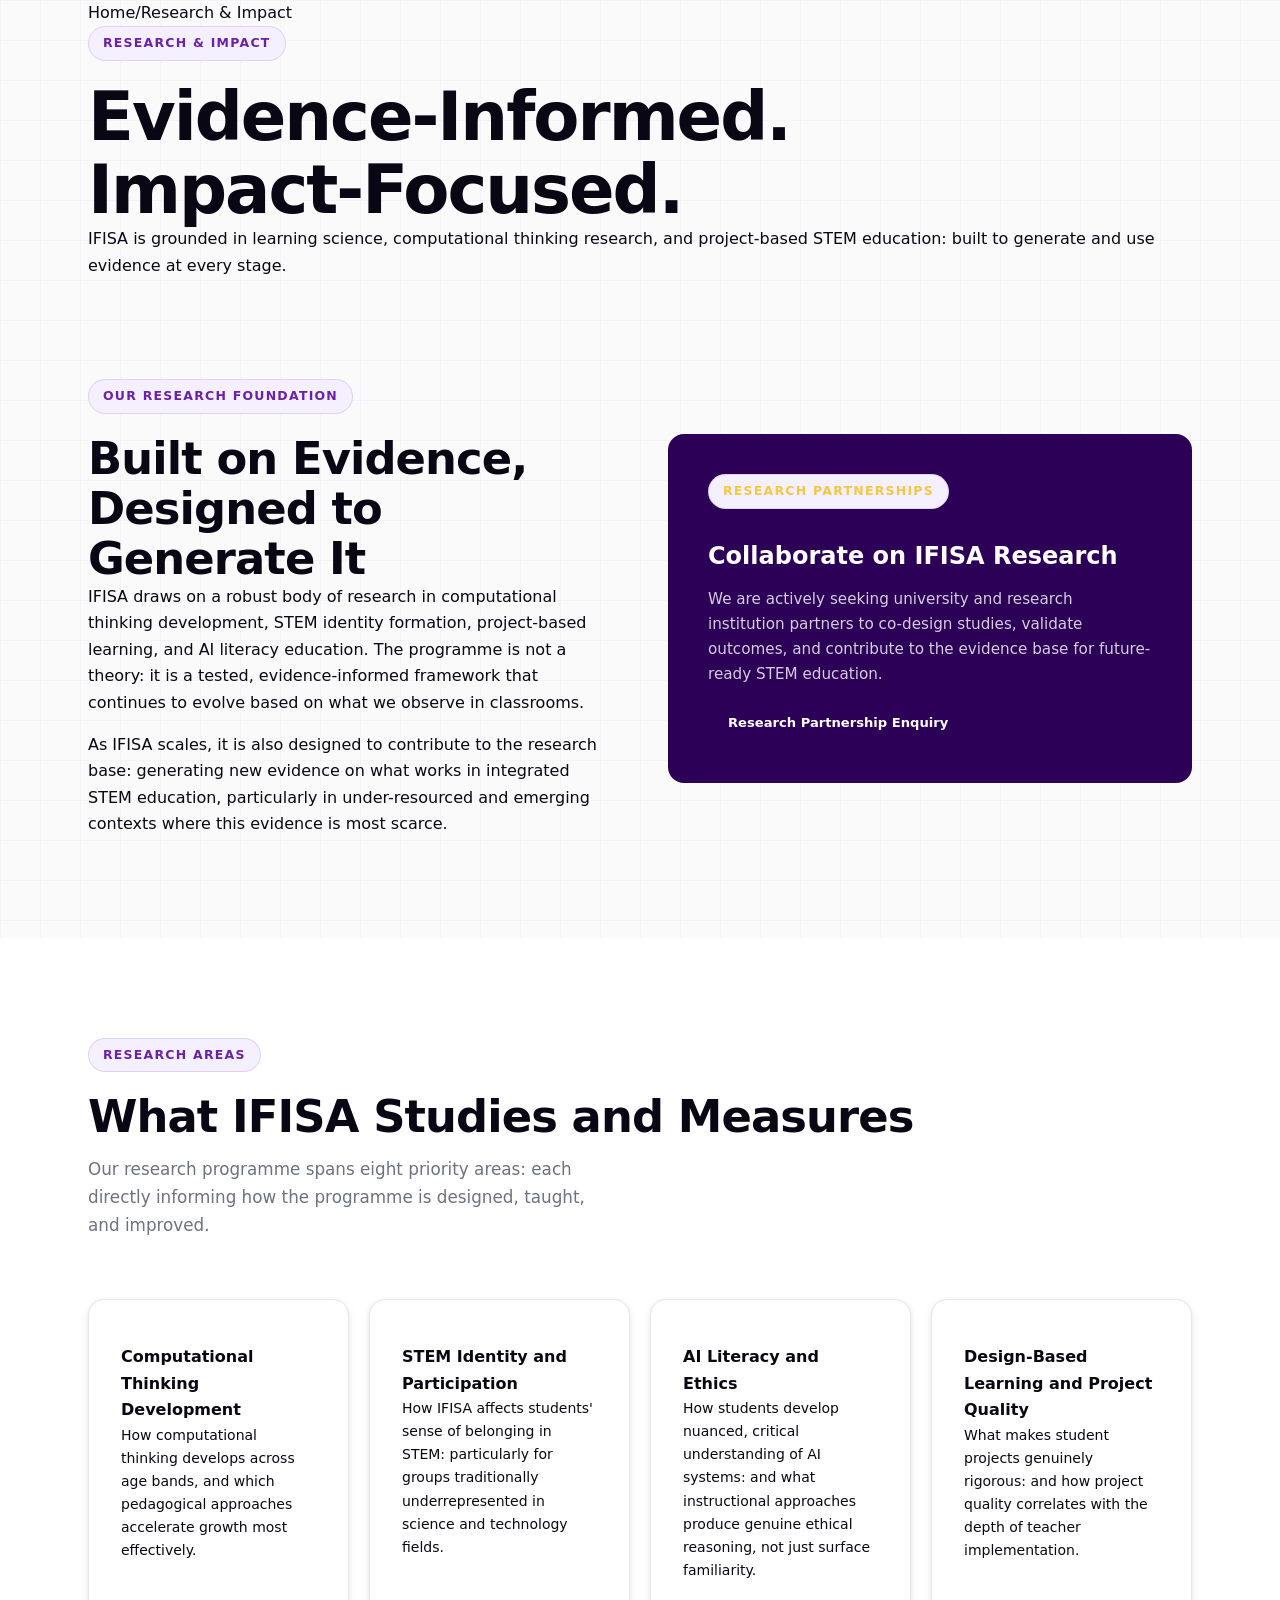
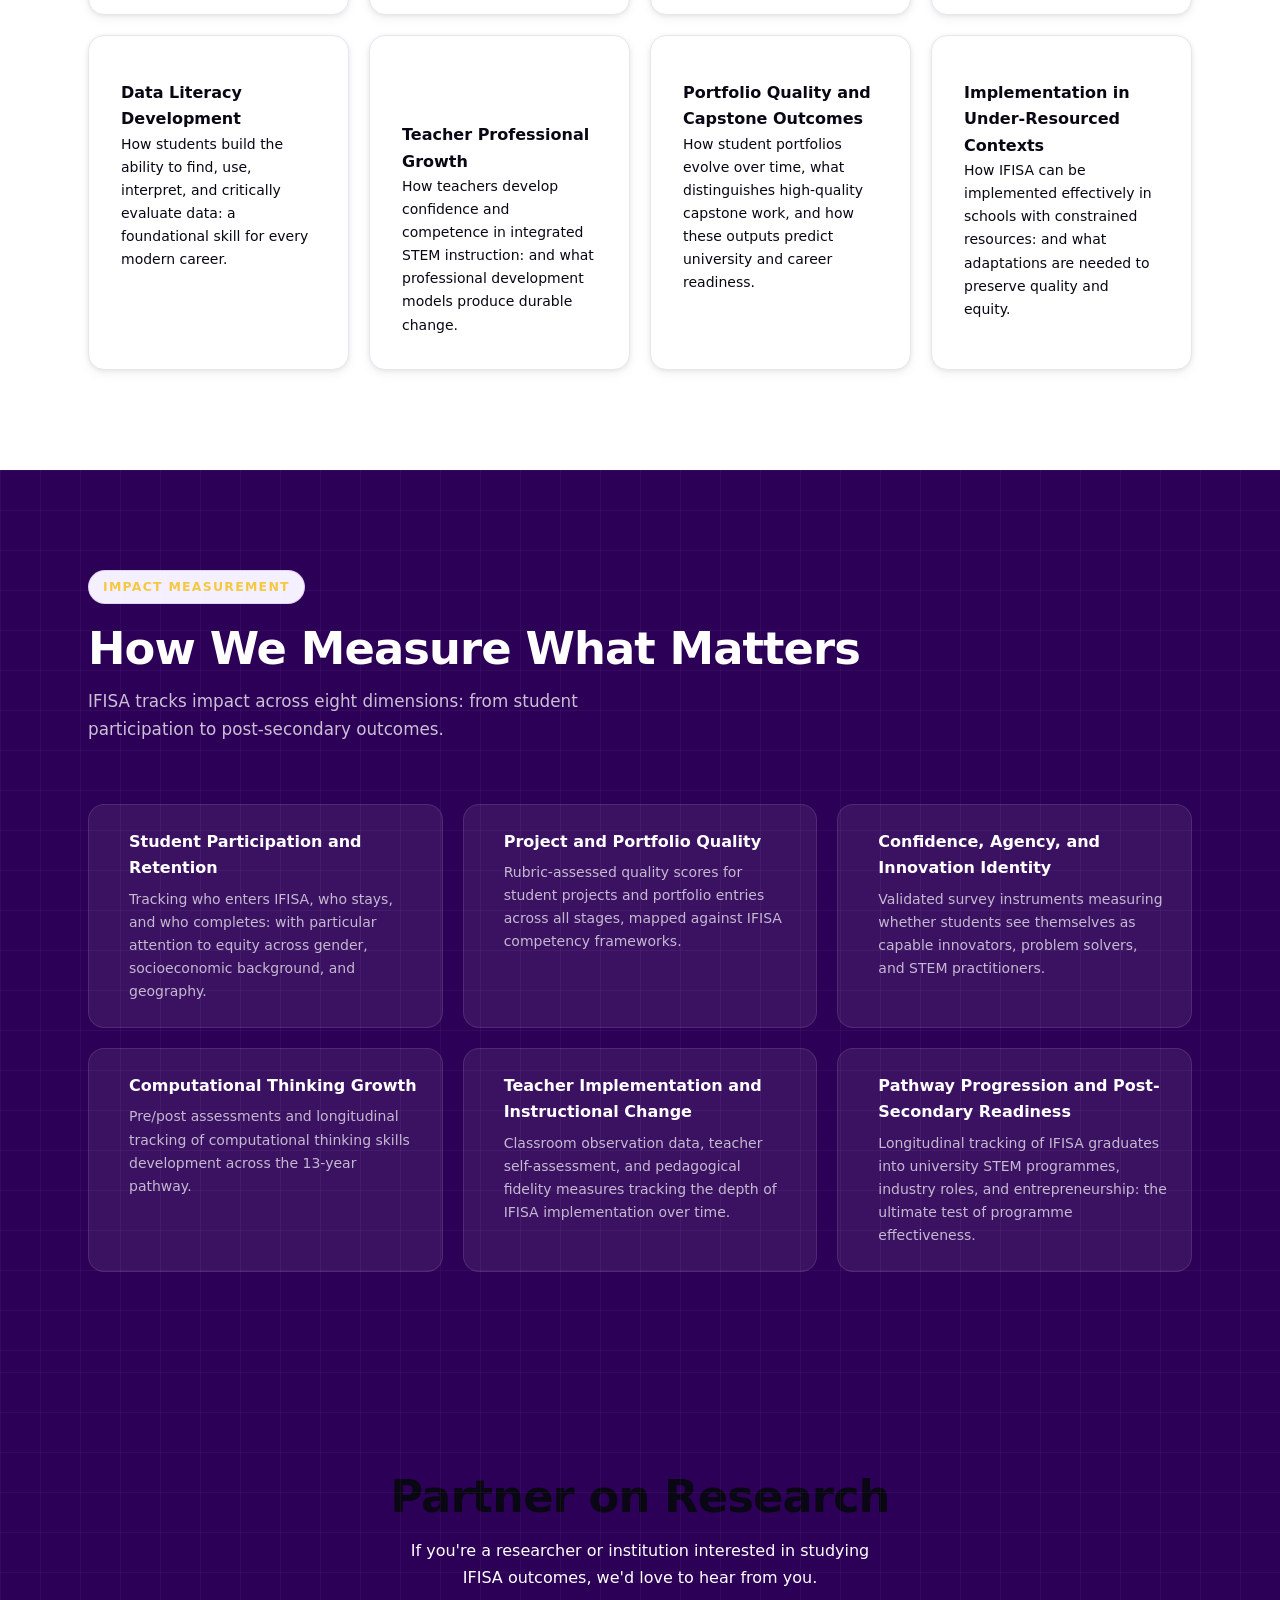
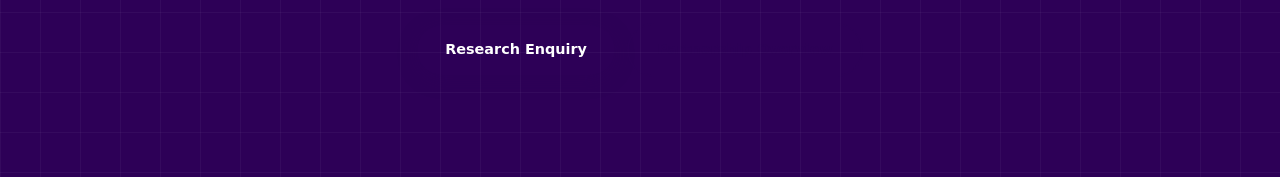
<file: research.html>
<!DOCTYPE html><html lang="en"><head><meta charset="UTF-8" /><meta name="viewport" content="width=device-width, initial-scale=1.0" /><title>Research &amp; Impact: IFISA</title><link rel="stylesheet" href="styles.css" /></head><body><section class="page-hero"><div class="container"><div class="breadcrumb"><a href="index.html">Home</a><span>/</span>Research &amp; Impact</div><div class="eyebrow">Research &amp; Impact</div><h1>Evidence-Informed.<br>Impact-Focused.</h1><p>IFISA is grounded in learning science, computational thinking research, and project-based STEM education: built to generate and use evidence at every stage.</p></div></section><!-- Grounding --><section class="section"><div class="container"><div class="grid-2" style="gap:56px; align-items:center;"><div><div class="eyebrow">Our Research Foundation</div><h2>Built on Evidence, Designed to Generate It</h2><p class="mt-16">IFISA draws on a robust body of research in computational thinking development, STEM identity formation, project-based learning, and AI literacy education. The programme is not a theory: it is a tested, evidence-informed framework that continues to evolve based on what we observe in classrooms.</p><p>As IFISA scales, it is also designed to contribute to the research base: generating new evidence on what works in integrated STEM education, particularly in under-resourced and emerging contexts where this evidence is most scarce.</p></div><div style="background:var(--purple); border-radius:var(--radius); padding:40px; color:white;"><div class="eyebrow" style="color:var(--gold);">Research Partnerships</div><h3 style="color:white; margin:12px 0 16px;">Collaborate on IFISA Research</h3><p style="color:rgba(255,255,255,.8); font-size:.95rem;">We are actively seeking university and research institution partners to co-design studies, validate outcomes, and contribute to the evidence base for future-ready STEM education.</p><a href="contact.html" class="btn btn-primary btn-sm mt-24">Research Partnership Enquiry</a></div></div></div></section><!-- Research Areas --><section class="section section--light"><div class="container"><div class="section-header"><div class="eyebrow">Research Areas</div><h2>What IFISA Studies and Measures</h2><p>Our research programme spans eight priority areas: each directly informing how the programme is designed, taught, and improved.</p></div><div class="grid-4"><div class="card"><div style="font-size:1.6rem; margin-bottom:12px;"></div><h4>Computational Thinking Development</h4><p class="text-gray mt-8" style="font-size:.875rem;">How computational thinking develops across age bands, and which pedagogical approaches accelerate growth most effectively.</p></div><div class="card"><div style="font-size:1.6rem; margin-bottom:12px;"></div><h4>STEM Identity and Participation</h4><p class="text-gray mt-8" style="font-size:.875rem;">How IFISA affects students' sense of belonging in STEM: particularly for groups traditionally underrepresented in science and technology fields.</p></div><div class="card"><div style="font-size:1.6rem; margin-bottom:12px;"></div><h4>AI Literacy and Ethics</h4><p class="text-gray mt-8" style="font-size:.875rem;">How students develop nuanced, critical understanding of AI systems: and what instructional approaches produce genuine ethical reasoning, not just surface familiarity.</p></div><div class="card"><div style="font-size:1.6rem; margin-bottom:12px;"></div><h4>Design-Based Learning and Project Quality</h4><p class="text-gray mt-8" style="font-size:.875rem;">What makes student projects genuinely rigorous: and how project quality correlates with the depth of teacher implementation.</p></div><div class="card"><div style="font-size:1.6rem; margin-bottom:12px;"></div><h4>Data Literacy Development</h4><p class="text-gray mt-8" style="font-size:.875rem;">How students build the ability to find, use, interpret, and critically evaluate data: a foundational skill for every modern career.</p></div><div class="card"><div style="font-size:1.6rem; margin-bottom:12px;">‍</div><h4>Teacher Professional Growth</h4><p class="text-gray mt-8" style="font-size:.875rem;">How teachers develop confidence and competence in integrated STEM instruction: and what professional development models produce durable change.</p></div><div class="card"><div style="font-size:1.6rem; margin-bottom:12px;"></div><h4>Portfolio Quality and Capstone Outcomes</h4><p class="text-gray mt-8" style="font-size:.875rem;">How student portfolios evolve over time, what distinguishes high-quality capstone work, and how these outputs predict university and career readiness.</p></div><div class="card"><div style="font-size:1.6rem; margin-bottom:12px;"></div><h4>Implementation in Under-Resourced Contexts</h4><p class="text-gray mt-8" style="font-size:.875rem;">How IFISA can be implemented effectively in schools with constrained resources: and what adaptations are needed to preserve quality and equity.</p></div></div></div></section><!-- Impact Metrics --><section class="section section--dark"><div class="container"><div class="section-header"><div class="eyebrow" style="color:var(--gold);">Impact Measurement</div><h2 style="color:white;">How We Measure What Matters</h2><p style="color:rgba(255,255,255,.75);">IFISA tracks impact across eight dimensions: from student participation to post-secondary outcomes.</p></div><div class="grid-2" style="gap:20px;"><div style="display:flex; gap:16px; align-items:flex-start; background:rgba(255,255,255,.07); border-radius:var(--radius); padding:24px; border:1px solid rgba(255,255,255,.1);"><span style="font-size:1.4rem; flex-shrink:0; margin-top:2px;"></span><div><h4 style="color:white; margin-bottom:6px;">Student Participation and Retention</h4><p style="color:rgba(255,255,255,.7); font-size:.875rem;">Tracking who enters IFISA, who stays, and who completes: with particular attention to equity across gender, socioeconomic background, and geography.</p></div></div><div style="display:flex; gap:16px; align-items:flex-start; background:rgba(255,255,255,.07); border-radius:var(--radius); padding:24px; border:1px solid rgba(255,255,255,.1);"><span style="font-size:1.4rem; flex-shrink:0; margin-top:2px;"></span><div><h4 style="color:white; margin-bottom:6px;">Project and Portfolio Quality</h4><p style="color:rgba(255,255,255,.7); font-size:.875rem;">Rubric-assessed quality scores for student projects and portfolio entries across all stages, mapped against IFISA competency frameworks.</p></div></div><div style="display:flex; gap:16px; align-items:flex-start; background:rgba(255,255,255,.07); border-radius:var(--radius); padding:24px; border:1px solid rgba(255,255,255,.1);"><span style="font-size:1.4rem; flex-shrink:0; margin-top:2px;"></span><div><h4 style="color:white; margin-bottom:6px;">Confidence, Agency, and Innovation Identity</h4><p style="color:rgba(255,255,255,.7); font-size:.875rem;">Validated survey instruments measuring whether students see themselves as capable innovators, problem solvers, and STEM practitioners.</p></div></div><div style="display:flex; gap:16px; align-items:flex-start; background:rgba(255,255,255,.07); border-radius:var(--radius); padding:24px; border:1px solid rgba(255,255,255,.1);"><span style="font-size:1.4rem; flex-shrink:0; margin-top:2px;"></span><div><h4 style="color:white; margin-bottom:6px;">Computational Thinking Growth</h4><p style="color:rgba(255,255,255,.7); font-size:.875rem;">Pre/post assessments and longitudinal tracking of computational thinking skills development across the 13-year pathway.</p></div></div><div style="display:flex; gap:16px; align-items:flex-start; background:rgba(255,255,255,.07); border-radius:var(--radius); padding:24px; border:1px solid rgba(255,255,255,.1);"><span style="font-size:1.4rem; flex-shrink:0; margin-top:2px;">‍</span><div><h4 style="color:white; margin-bottom:6px;">Teacher Implementation and Instructional Change</h4><p style="color:rgba(255,255,255,.7); font-size:.875rem;">Classroom observation data, teacher self-assessment, and pedagogical fidelity measures tracking the depth of IFISA implementation over time.</p></div></div><div style="display:flex; gap:16px; align-items:flex-start; background:rgba(255,255,255,.07); border-radius:var(--radius); padding:24px; border:1px solid rgba(255,255,255,.1);"><span style="font-size:1.4rem; flex-shrink:0; margin-top:2px;"></span><div><h4 style="color:white; margin-bottom:6px;">Pathway Progression and Post-Secondary Readiness</h4><p style="color:rgba(255,255,255,.7); font-size:.875rem;">Longitudinal tracking of IFISA graduates into university STEM programmes, industry roles, and entrepreneurship: the ultimate test of programme effectiveness.</p></div></div></div></div></section><!-- CTA --><section class="section section--dark"><div class="container text-center"><h2 style="margin-bottom:16px;">Partner on Research</h2><p class="text-gray" style="max-width:480px; margin:0 auto 32px;">If you're a researcher or institution interested in studying IFISA outcomes, we'd love to hear from you.</p><div class="cta-group cta-group--center"><a href="contact.html" class="btn btn-primary">Research Enquiry</a><a href="partnerships.html" class="btn btn-outline">Partnership Overview</a></div></div></section><script src="nav.js"></script></body></html>
</file>
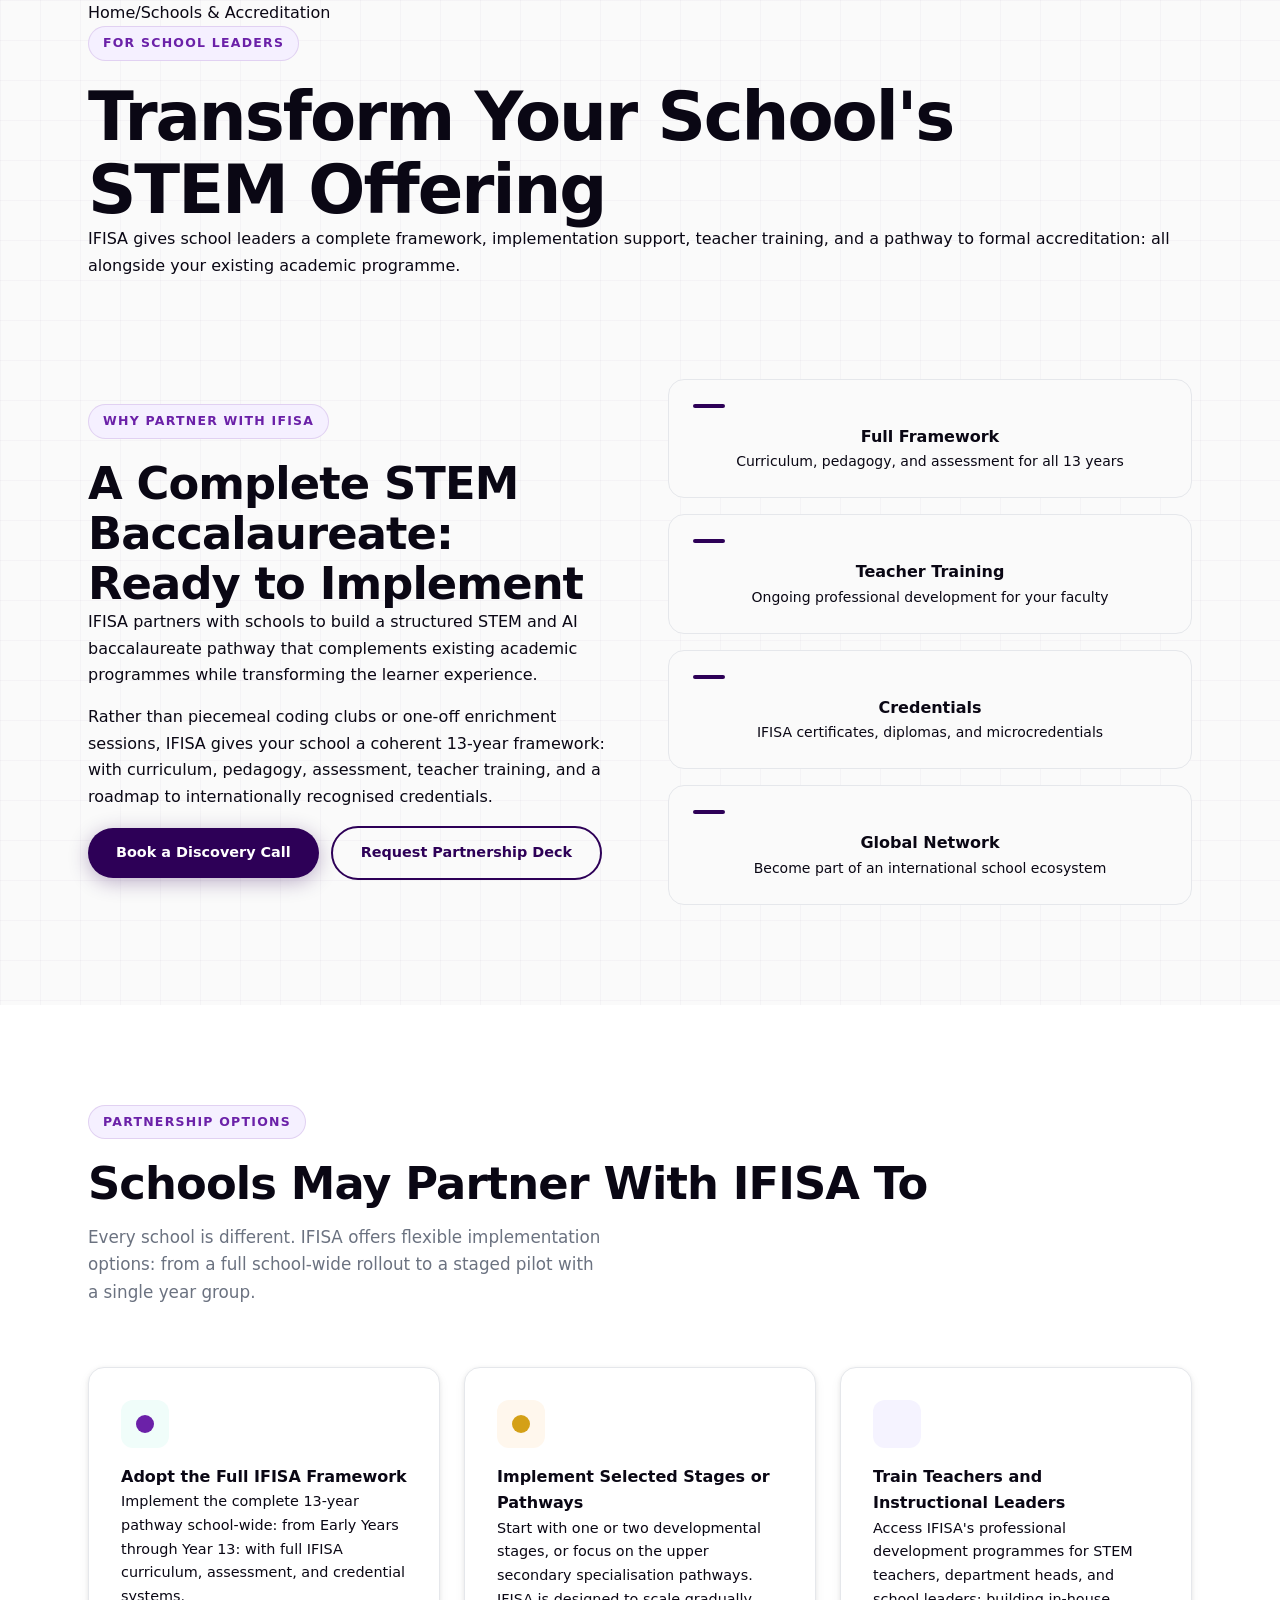
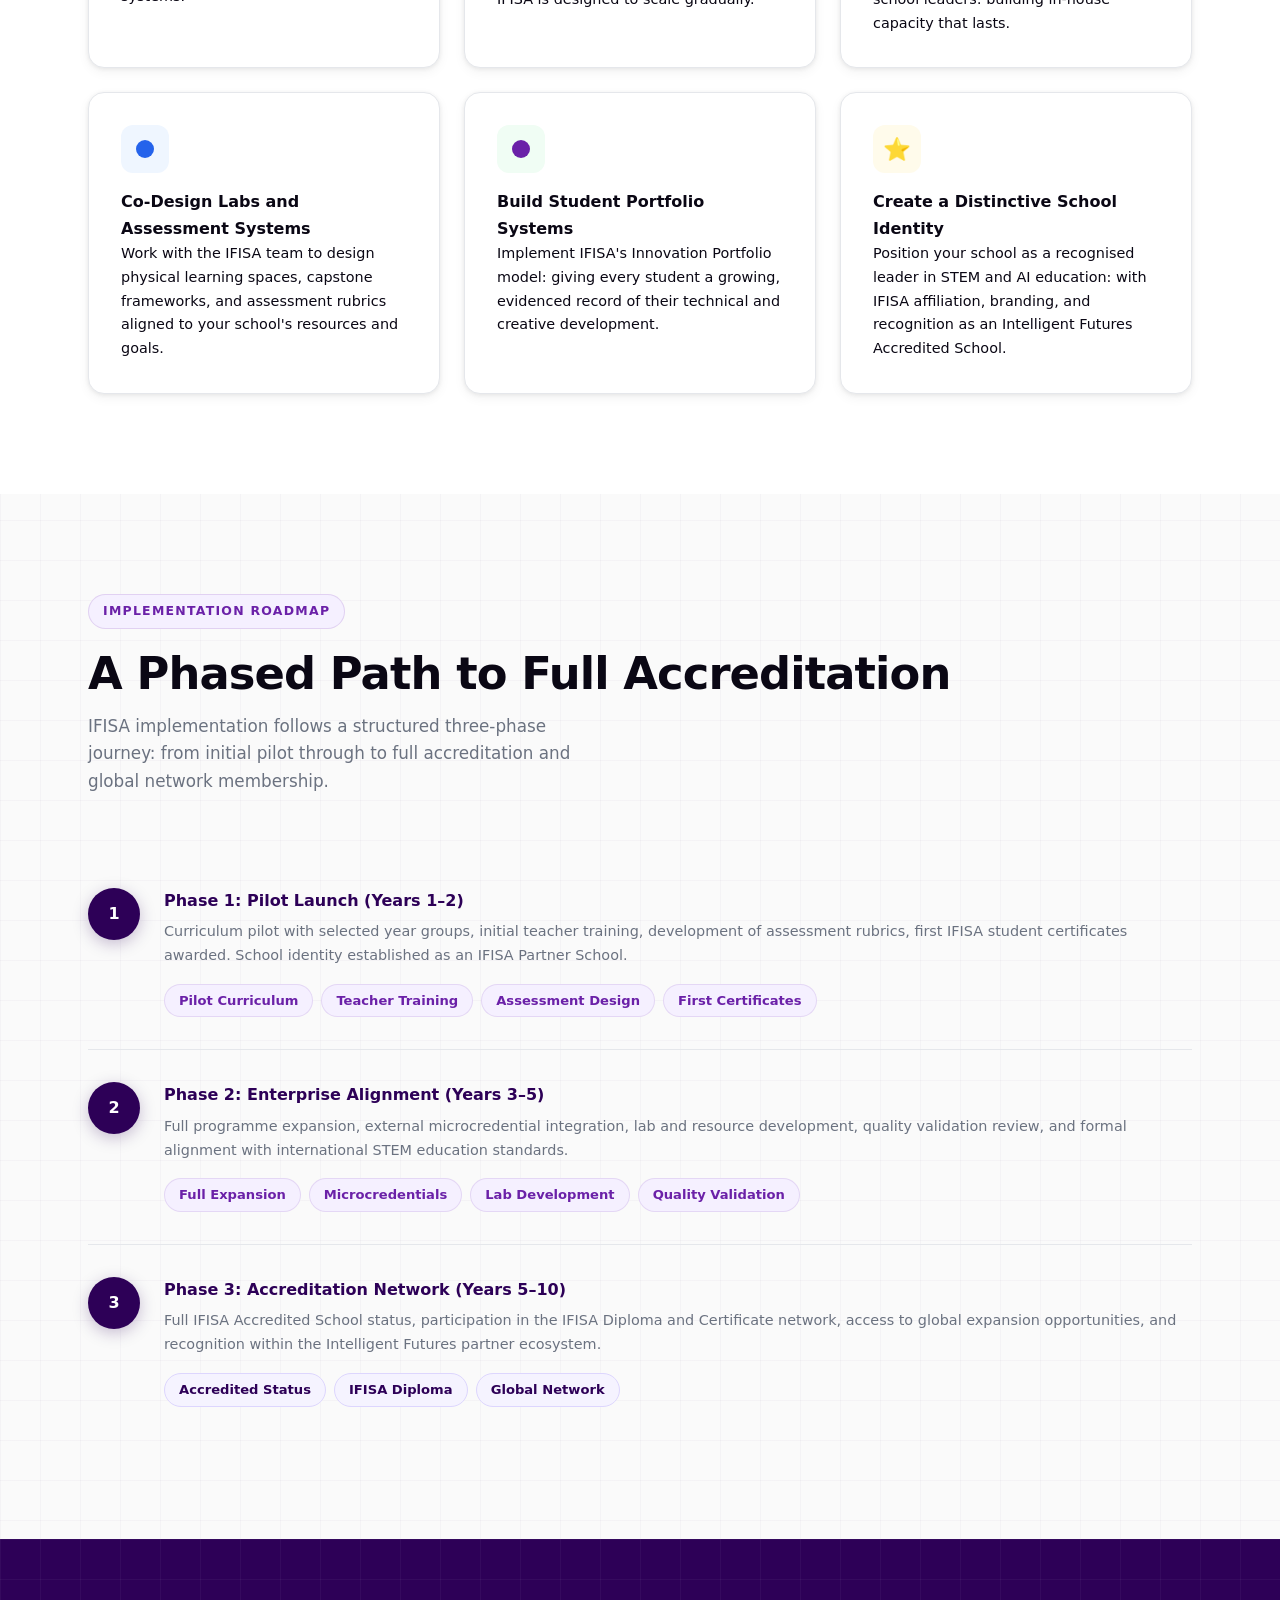
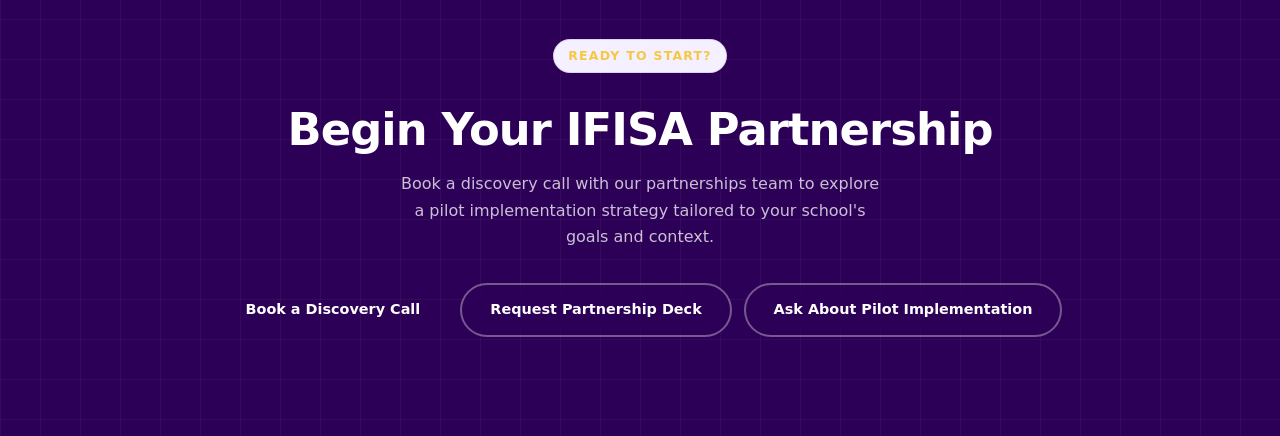
<file: schools.html>
<!DOCTYPE html><html lang="en"><head><meta charset="UTF-8" /><meta name="viewport" content="width=device-width, initial-scale=1.0" /><title>Schools &amp; Accreditation: IFISA</title><link rel="stylesheet" href="styles.css" /></head><body><section class="page-hero"><div class="container"><div class="breadcrumb"><a href="index.html">Home</a><span>/</span>Schools &amp; Accreditation</div><div class="eyebrow">For School Leaders</div><h1>Transform Your School's<br>STEM Offering</h1><p>IFISA gives school leaders a complete framework, implementation support, teacher training, and a pathway to formal accreditation: all alongside your existing academic programme.</p></div></section><!-- Value Prop --><section class="section"><div class="container"><div class="grid-2" style="gap:56px; align-items:center;"><div><div class="eyebrow">Why Partner With IFISA</div><h2>A Complete STEM Baccalaureate: Ready to Implement</h2><p class="mt-16">IFISA partners with schools to build a structured STEM and AI baccalaureate pathway that complements existing academic programmes while transforming the learner experience.</p><p>Rather than piecemeal coding clubs or one-off enrichment sessions, IFISA gives your school a coherent 13-year framework: with curriculum, pedagogy, assessment, teacher training, and a roadmap to internationally recognised credentials.</p><div class="cta-group mt-24"><a href="contact.html" class="btn btn-primary">Book a Discovery Call</a><a href="contact.html" class="btn btn-outline">Request Partnership Deck</a></div></div><div class="grid-2" style="gap:16px;"><div style="background:var(--bg); border-radius:var(--radius); padding:24px; border:1px solid var(--border); text-align:center;"><div style="width:32px;height:4px;background:var(--purple);border-radius:2px;margin-bottom:16px;"></div><h4>Full Framework</h4><p class="text-gray mt-8" style="font-size:.875rem;">Curriculum, pedagogy, and assessment for all 13 years</p></div><div style="background:var(--bg); border-radius:var(--radius); padding:24px; border:1px solid var(--border); text-align:center;"><div style="width:32px;height:4px;background:var(--purple);border-radius:2px;margin-bottom:16px;"></div><h4>Teacher Training</h4><p class="text-gray mt-8" style="font-size:.875rem;">Ongoing professional development for your faculty</p></div><div style="background:var(--bg); border-radius:var(--radius); padding:24px; border:1px solid var(--border); text-align:center;"><div style="width:32px;height:4px;background:var(--purple);border-radius:2px;margin-bottom:16px;"></div><h4>Credentials</h4><p class="text-gray mt-8" style="font-size:.875rem;">IFISA certificates, diplomas, and microcredentials</p></div><div style="background:var(--bg); border-radius:var(--radius); padding:24px; border:1px solid var(--border); text-align:center;"><div style="width:32px;height:4px;background:var(--purple);border-radius:2px;margin-bottom:16px;"></div><h4>Global Network</h4><p class="text-gray mt-8" style="font-size:.875rem;">Become part of an international school ecosystem</p></div></div></div></div></section><!-- What Schools Can Do --><section class="section section--light"><div class="container"><div class="section-header"><div class="eyebrow">Partnership Options</div><h2>Schools May Partner With IFISA To</h2><p>Every school is different. IFISA offers flexible implementation options: from a full school-wide rollout to a staged pilot with a single year group.</p></div><div class="grid-3"><div class="card"><div class="card__icon" style="background:#F0FDFA; color:var(--purple-soft);"><span style="display:block;width:18px;height:18px;border-radius:50%;background:currentColor;"></span></div><h4>Adopt the Full IFISA Framework</h4><p class="text-gray mt-8" style="font-size:.9rem;">Implement the complete 13-year pathway school-wide: from Early Years through Year 13: with full IFISA curriculum, assessment, and credential systems.</p></div><div class="card"><div class="card__icon" style="background:#FFF7ED; color:var(--gold-dark);"><span style="display:block;width:18px;height:18px;border-radius:50%;background:currentColor;"></span></div><h4>Implement Selected Stages or Pathways</h4><p class="text-gray mt-8" style="font-size:.9rem;">Start with one or two developmental stages, or focus on the upper secondary specialisation pathways. IFISA is designed to scale gradually.</p></div><div class="card"><div class="card__icon" style="background:#F5F3FF; color:var(--purple);">‍</div><h4>Train Teachers and Instructional Leaders</h4><p class="text-gray mt-8" style="font-size:.9rem;">Access IFISA's professional development programmes for STEM teachers, department heads, and school leaders: building in-house capacity that lasts.</p></div><div class="card"><div class="card__icon" style="background:#EFF6FF; color:#2563EB;"><span style="display:block;width:18px;height:18px;border-radius:50%;background:currentColor;"></span></div><h4>Co-Design Labs and Assessment Systems</h4><p class="text-gray mt-8" style="font-size:.9rem;">Work with the IFISA team to design physical learning spaces, capstone frameworks, and assessment rubrics aligned to your school's resources and goals.</p></div><div class="card"><div class="card__icon" style="background:#F0FDF4; color:var(--purple-soft);"><span style="display:block;width:18px;height:18px;border-radius:50%;background:currentColor;"></span></div><h4>Build Student Portfolio Systems</h4><p class="text-gray mt-8" style="font-size:.9rem;">Implement IFISA's Innovation Portfolio model: giving every student a growing, evidenced record of their technical and creative development.</p></div><div class="card"><div class="card__icon" style="background:#FFFBEB; color:#D97706);">⭐</div><h4>Create a Distinctive School Identity</h4><p class="text-gray mt-8" style="font-size:.9rem;">Position your school as a recognised leader in STEM and AI education: with IFISA affiliation, branding, and recognition as an Intelligent Futures Accredited School.</p></div></div></div></section><!-- Implementation Phases --><section class="section"><div class="container"><div class="section-header"><div class="eyebrow">Implementation Roadmap</div><h2>A Phased Path to Full Accreditation</h2><p>IFISA implementation follows a structured three-phase journey: from initial pilot through to full accreditation and global network membership.</p></div><div class="phases"><div class="phase"><div class="phase__num">1</div><div class="phase__content"><h4>Phase 1: Pilot Launch (Years 1–2)</h4><p>Curriculum pilot with selected year groups, initial teacher training, development of assessment rubrics, first IFISA student certificates awarded. School identity established as an IFISA Partner School.</p><div class="tag-list mt-16"><span class="tag tag">Pilot Curriculum</span><span class="tag tag">Teacher Training</span><span class="tag tag">Assessment Design</span><span class="tag tag">First Certificates</span></div></div></div><div class="phase"><div class="phase__num">2</div><div class="phase__content"><h4>Phase 2: Enterprise Alignment (Years 3–5)</h4><p>Full programme expansion, external microcredential integration, lab and resource development, quality validation review, and formal alignment with international STEM education standards.</p><div class="tag-list mt-16"><span class="tag tag">Full Expansion</span><span class="tag tag">Microcredentials</span><span class="tag tag">Lab Development</span><span class="tag tag">Quality Validation</span></div></div></div><div class="phase"><div class="phase__num">3</div><div class="phase__content"><h4>Phase 3: Accreditation Network (Years 5–10)</h4><p>Full IFISA Accredited School status, participation in the IFISA Diploma and Certificate network, access to global expansion opportunities, and recognition within the Intelligent Futures partner ecosystem.</p><div class="tag-list mt-16"><span class="tag" style="background:#F5F3FF; border-color:#DDD6FE; color:var(--purple);">Accredited Status</span><span class="tag" style="background:#F5F3FF; border-color:#DDD6FE; color:var(--purple);">IFISA Diploma</span><span class="tag" style="background:#F5F3FF; border-color:#DDD6FE; color:var(--purple);">Global Network</span></div></div></div></div></div></section><!-- CTA --><section class="section section--dark"><div class="container text-center"><div class="eyebrow" style="color:var(--gold);">Ready to Start?</div><h2 style="color:white; margin:12px 0 16px;">Begin Your IFISA Partnership</h2><p style="color:rgba(255,255,255,.75); max-width:480px; margin:0 auto 32px;">Book a discovery call with our partnerships team to explore a pilot implementation strategy tailored to your school's goals and context.</p><div class="cta-group cta-group--center"><a href="contact.html" class="btn btn-primary">Book a Discovery Call</a><a href="contact.html" class="btn btn-outline-dark">Request Partnership Deck</a><a href="contact.html" class="btn btn-outline-dark">Ask About Pilot Implementation</a></div></div></section><script src="nav.js"></script></body></html>
</file>
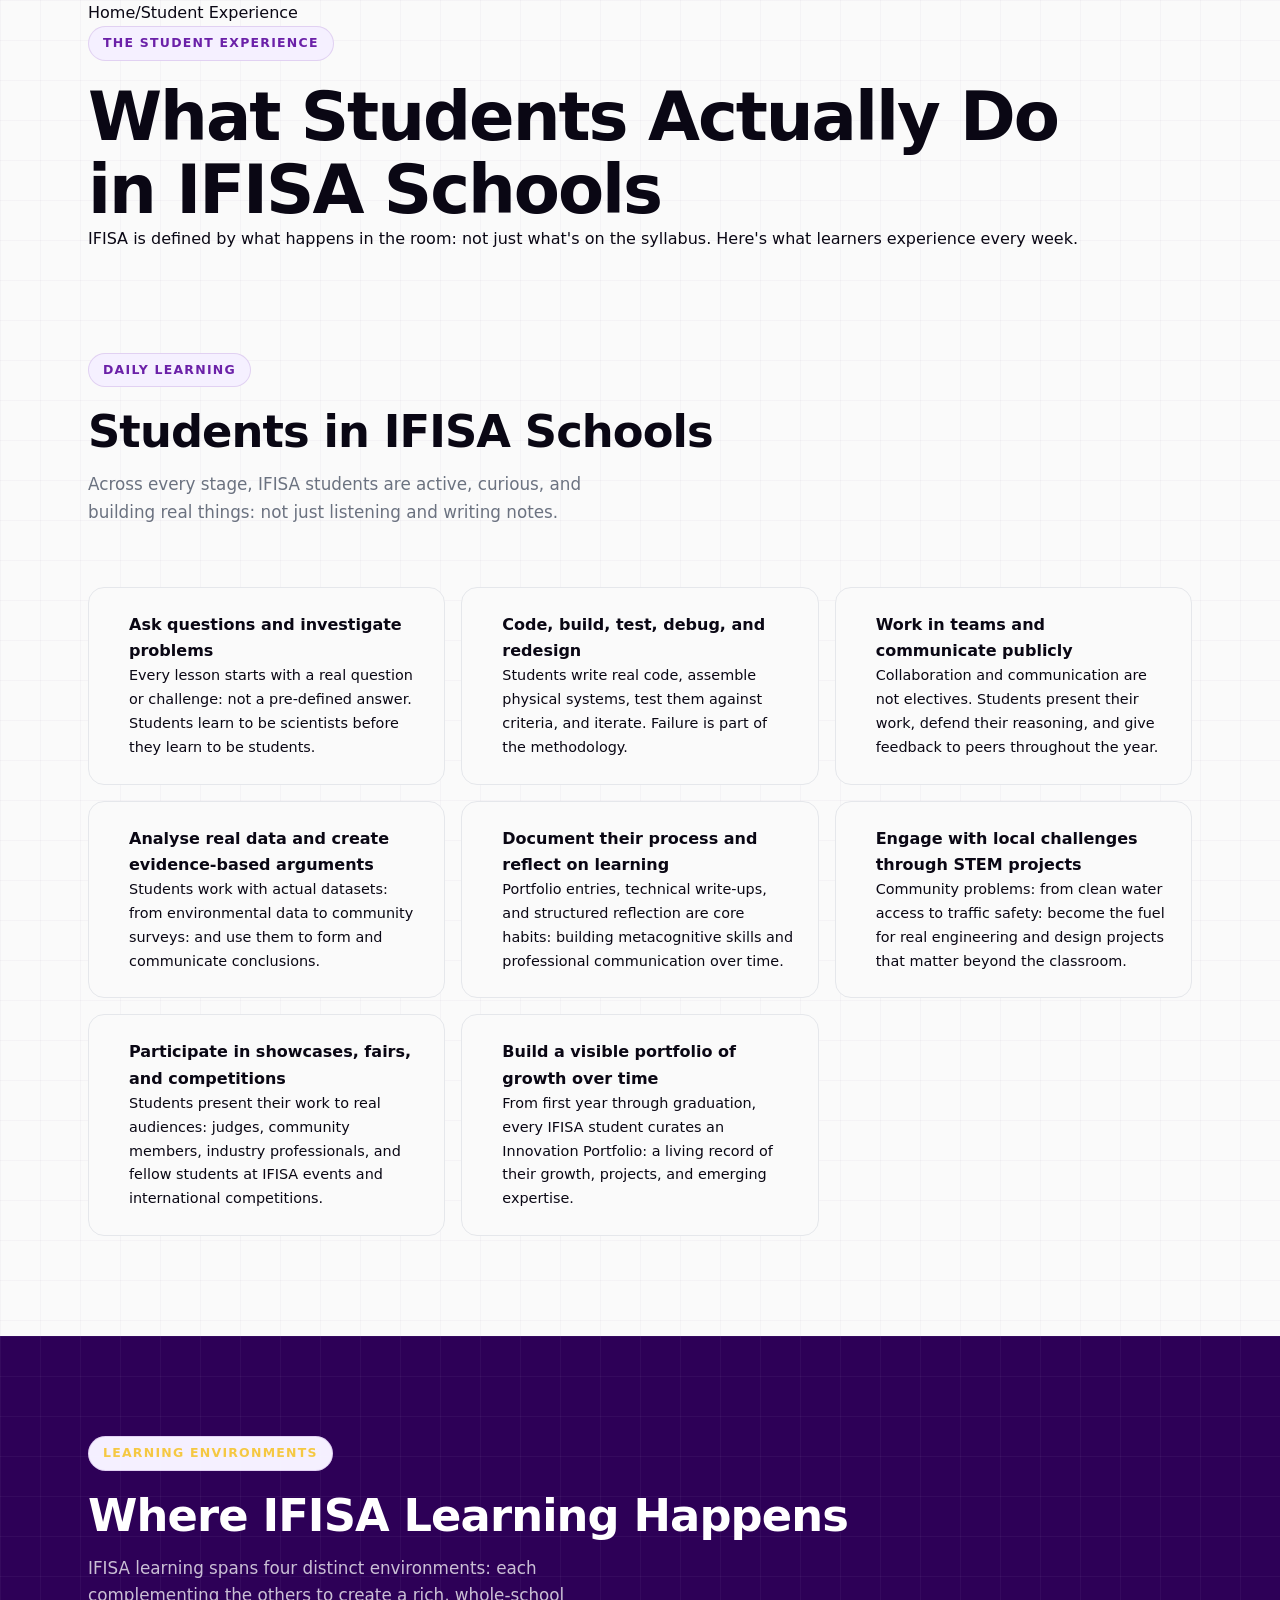
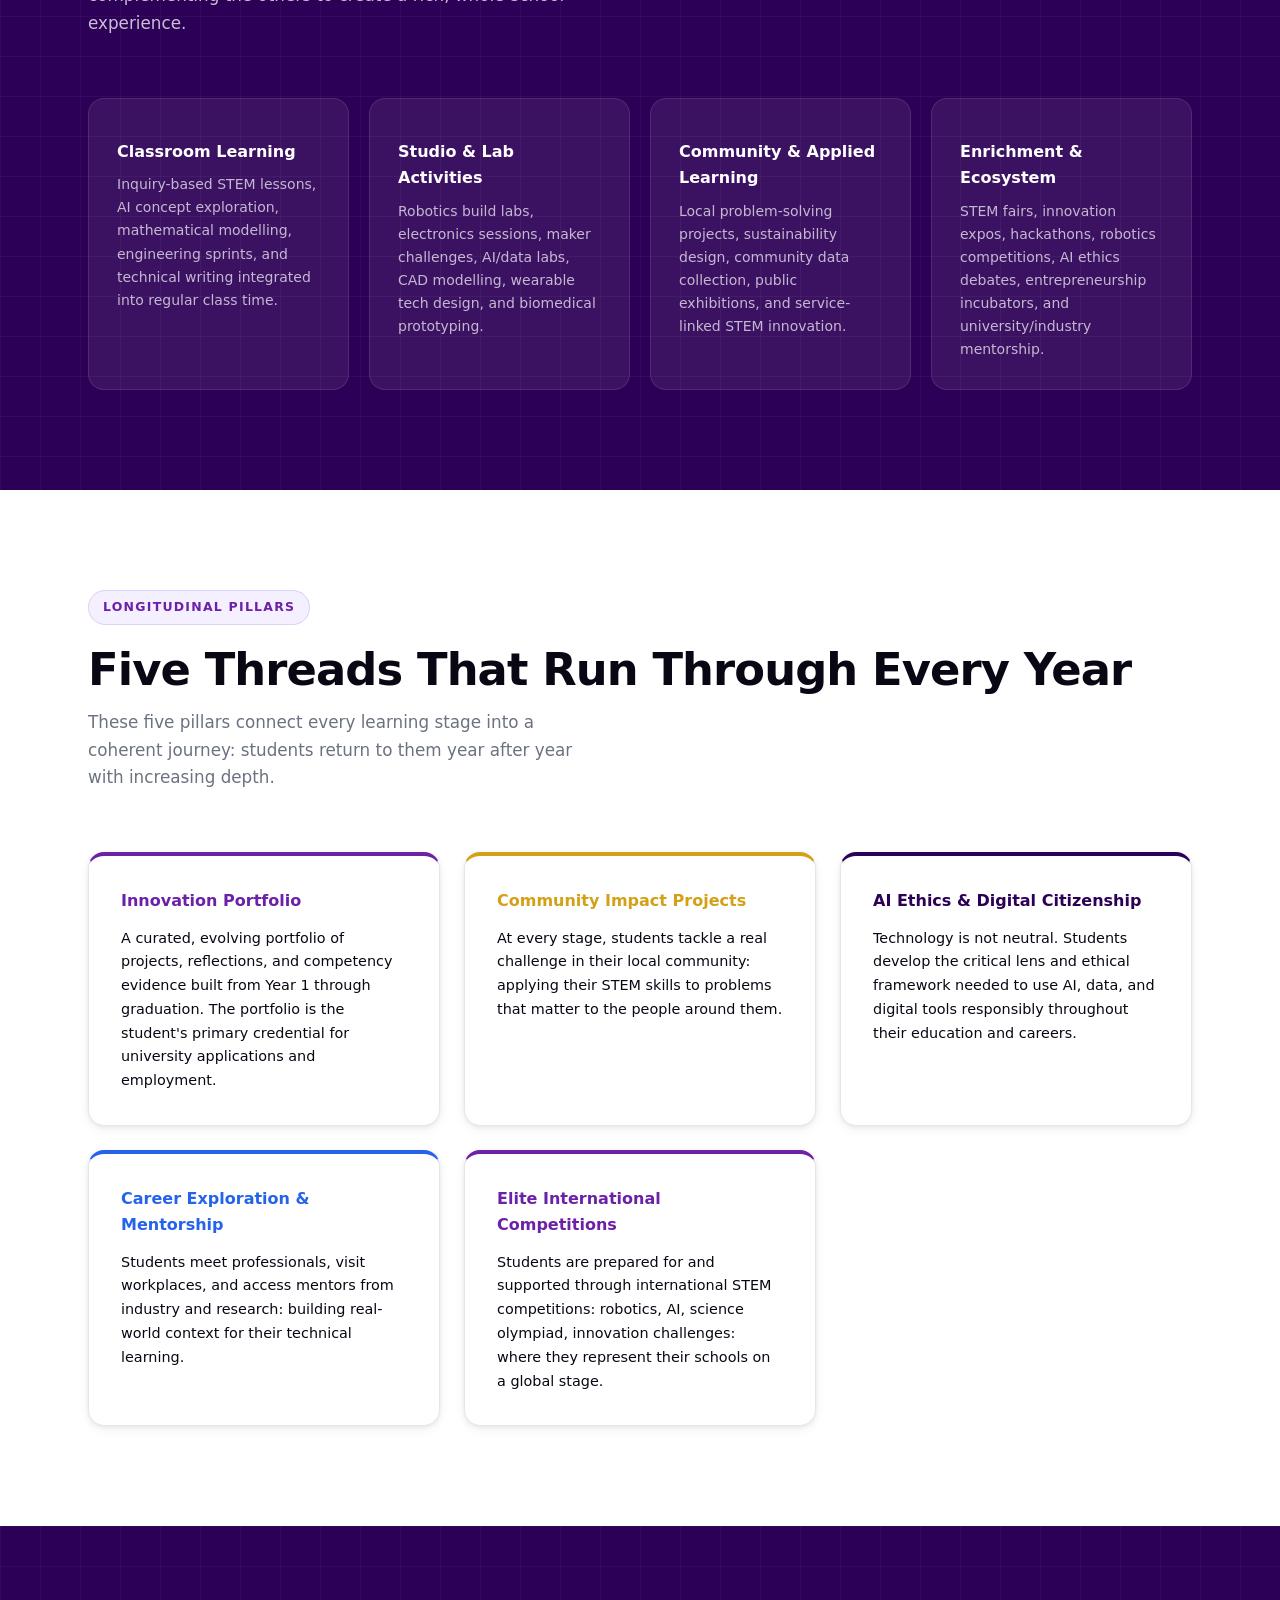
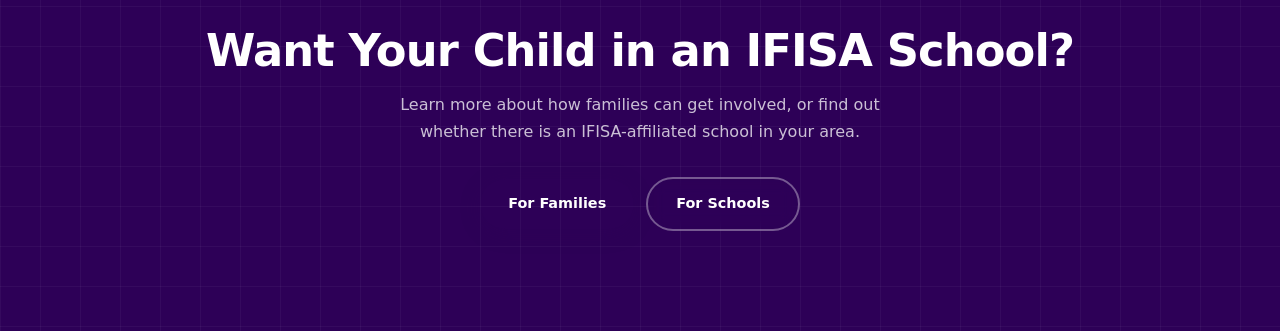
<file: student-experience.html>
<!DOCTYPE html><html lang="en"><head><meta charset="UTF-8" /><meta name="viewport" content="width=device-width, initial-scale=1.0" /><title>Student Experience: IFISA</title><link rel="stylesheet" href="styles.css" /></head><body><section class="page-hero"><div class="container"><div class="breadcrumb"><a href="index.html">Home</a><span>/</span>Student Experience</div><div class="eyebrow">The Student Experience</div><h1>What Students Actually Do<br>in IFISA Schools</h1><p>IFISA is defined by what happens in the room: not just what's on the syllabus. Here's what learners experience every week.</p></div></section><!-- What Students Do --><section class="section"><div class="container"><div class="section-header"><div class="eyebrow">Daily Learning</div><h2>Students in IFISA Schools</h2><p>Across every stage, IFISA students are active, curious, and building real things: not just listening and writing notes.</p></div><div class="grid-2" style="gap:16px;"><div style="display:flex; gap:16px; align-items:flex-start; background:var(--bg); border-radius:var(--radius); padding:24px; border:1px solid var(--border);"><span style="font-size:1.6rem; flex-shrink:0;"></span><div><h4>Ask questions and investigate problems</h4><p class="text-gray mt-8" style="font-size:.9rem;">Every lesson starts with a real question or challenge: not a pre-defined answer. Students learn to be scientists before they learn to be students.</p></div></div><div style="display:flex; gap:16px; align-items:flex-start; background:var(--bg); border-radius:var(--radius); padding:24px; border:1px solid var(--border);"><span style="font-size:1.6rem; flex-shrink:0;"></span><div><h4>Code, build, test, debug, and redesign</h4><p class="text-gray mt-8" style="font-size:.9rem;">Students write real code, assemble physical systems, test them against criteria, and iterate. Failure is part of the methodology.</p></div></div><div style="display:flex; gap:16px; align-items:flex-start; background:var(--bg); border-radius:var(--radius); padding:24px; border:1px solid var(--border);"><span style="font-size:1.6rem; flex-shrink:0;"></span><div><h4>Work in teams and communicate publicly</h4><p class="text-gray mt-8" style="font-size:.9rem;">Collaboration and communication are not electives. Students present their work, defend their reasoning, and give feedback to peers throughout the year.</p></div></div><div style="display:flex; gap:16px; align-items:flex-start; background:var(--bg); border-radius:var(--radius); padding:24px; border:1px solid var(--border);"><span style="font-size:1.6rem; flex-shrink:0;"></span><div><h4>Analyse real data and create evidence-based arguments</h4><p class="text-gray mt-8" style="font-size:.9rem;">Students work with actual datasets: from environmental data to community surveys: and use them to form and communicate conclusions.</p></div></div><div style="display:flex; gap:16px; align-items:flex-start; background:var(--bg); border-radius:var(--radius); padding:24px; border:1px solid var(--border);"><span style="font-size:1.6rem; flex-shrink:0;"></span><div><h4>Document their process and reflect on learning</h4><p class="text-gray mt-8" style="font-size:.9rem;">Portfolio entries, technical write-ups, and structured reflection are core habits: building metacognitive skills and professional communication over time.</p></div></div><div style="display:flex; gap:16px; align-items:flex-start; background:var(--bg); border-radius:var(--radius); padding:24px; border:1px solid var(--border);"><span style="font-size:1.6rem; flex-shrink:0;"></span><div><h4>Engage with local challenges through STEM projects</h4><p class="text-gray mt-8" style="font-size:.9rem;">Community problems: from clean water access to traffic safety: become the fuel for real engineering and design projects that matter beyond the classroom.</p></div></div><div style="display:flex; gap:16px; align-items:flex-start; background:var(--bg); border-radius:var(--radius); padding:24px; border:1px solid var(--border);"><span style="font-size:1.6rem; flex-shrink:0;"></span><div><h4>Participate in showcases, fairs, and competitions</h4><p class="text-gray mt-8" style="font-size:.9rem;">Students present their work to real audiences: judges, community members, industry professionals, and fellow students at IFISA events and international competitions.</p></div></div><div style="display:flex; gap:16px; align-items:flex-start; background:var(--bg); border-radius:var(--radius); padding:24px; border:1px solid var(--border);"><span style="font-size:1.6rem; flex-shrink:0;"></span><div><h4>Build a visible portfolio of growth over time</h4><p class="text-gray mt-8" style="font-size:.9rem;">From first year through graduation, every IFISA student curates an Innovation Portfolio: a living record of their growth, projects, and emerging expertise.</p></div></div></div></div></section><!-- Types of Learning --><section class="section section--dark"><div class="container"><div class="section-header"><div class="eyebrow" style="color:var(--gold);">Learning Environments</div><h2 style="color:white;">Where IFISA Learning Happens</h2><p style="color:rgba(255,255,255,.75);">IFISA learning spans four distinct environments: each complementing the others to create a rich, whole-school experience.</p></div><div class="grid-4"><div style="background:rgba(255,255,255,.07); border-radius:var(--radius); padding:28px; border:1px solid rgba(255,255,255,.1);"><div style="font-size:1.8rem; margin-bottom:12px;"></div><h4 style="color:white; margin-bottom:8px;">Classroom Learning</h4><p style="color:rgba(255,255,255,.7); font-size:.875rem;">Inquiry-based STEM lessons, AI concept exploration, mathematical modelling, engineering sprints, and technical writing integrated into regular class time.</p></div><div style="background:rgba(255,255,255,.07); border-radius:var(--radius); padding:28px; border:1px solid rgba(255,255,255,.1);"><div style="font-size:1.8rem; margin-bottom:12px;"></div><h4 style="color:white; margin-bottom:8px;">Studio &amp; Lab Activities</h4><p style="color:rgba(255,255,255,.7); font-size:.875rem;">Robotics build labs, electronics sessions, maker challenges, AI/data labs, CAD modelling, wearable tech design, and biomedical prototyping.</p></div><div style="background:rgba(255,255,255,.07); border-radius:var(--radius); padding:28px; border:1px solid rgba(255,255,255,.1);"><div style="font-size:1.8rem; margin-bottom:12px;"></div><h4 style="color:white; margin-bottom:8px;">Community &amp; Applied Learning</h4><p style="color:rgba(255,255,255,.7); font-size:.875rem;">Local problem-solving projects, sustainability design, community data collection, public exhibitions, and service-linked STEM innovation.</p></div><div style="background:rgba(255,255,255,.07); border-radius:var(--radius); padding:28px; border:1px solid rgba(255,255,255,.1);"><div style="font-size:1.8rem; margin-bottom:12px;"></div><h4 style="color:white; margin-bottom:8px;">Enrichment &amp; Ecosystem</h4><p style="color:rgba(255,255,255,.7); font-size:.875rem;">STEM fairs, innovation expos, hackathons, robotics competitions, AI ethics debates, entrepreneurship incubators, and university/industry mentorship.</p></div></div></div></section><!-- Longitudinal Pillars --><section class="section section--light"><div class="container"><div class="section-header"><div class="eyebrow">Longitudinal Pillars</div><h2>Five Threads That Run Through Every Year</h2><p>These five pillars connect every learning stage into a coherent journey: students return to them year after year with increasing depth.</p></div><div class="grid-3" style="gap:24px;"><div class="card" style="border-top:4px solid var(--purple-soft);"><h4 style="color:var(--purple-soft); margin-bottom:12px;">Innovation Portfolio</h4><p class="text-gray" style="font-size:.9rem;">A curated, evolving portfolio of projects, reflections, and competency evidence built from Year 1 through graduation. The portfolio is the student's primary credential for university applications and employment.</p></div><div class="card" style="border-top:4px solid var(--gold-dark);"><h4 style="color:var(--gold-dark); margin-bottom:12px;">Community Impact Projects</h4><p class="text-gray" style="font-size:.9rem;">At every stage, students tackle a real challenge in their local community: applying their STEM skills to problems that matter to the people around them.</p></div><div class="card" style="border-top:4px solid var(--purple);"><h4 style="color:var(--purple); margin-bottom:12px;">AI Ethics &amp; Digital Citizenship</h4><p class="text-gray" style="font-size:.9rem;">Technology is not neutral. Students develop the critical lens and ethical framework needed to use AI, data, and digital tools responsibly throughout their education and careers.</p></div><div class="card" style="border-top:4px solid #2563EB;"><h4 style="color:#2563EB; margin-bottom:12px;">Career Exploration &amp; Mentorship</h4><p class="text-gray" style="font-size:.9rem;">Students meet professionals, visit workplaces, and access mentors from industry and research: building real-world context for their technical learning.</p></div><div class="card" style="border-top:4px solid var(--purple-soft);"><h4 style="color:var(--purple-soft); margin-bottom:12px;">Elite International Competitions</h4><p class="text-gray" style="font-size:.9rem;">Students are prepared for and supported through international STEM competitions: robotics, AI, science olympiad, innovation challenges: where they represent their schools on a global stage.</p></div></div></div></section><!-- CTA --><section class="section section--dark"><div class="container text-center"><h2 style="color:white; margin-bottom:16px;">Want Your Child in an IFISA School?</h2><p style="color:rgba(255,255,255,.75); max-width:480px; margin:0 auto 32px;">Learn more about how families can get involved, or find out whether there is an IFISA-affiliated school in your area.</p><div class="cta-group cta-group--center"><a href="join.html" class="btn btn-primary">For Families</a><a href="schools.html" class="btn btn-outline-dark">For Schools</a></div></div></section><script src="nav.js"></script></body></html>
</file>
<file: styles.css>
/* ============================================================
   IFISA — Design System v3  |  Eductix-inspired  |  Clean × Bold
   Dark Purple #2D0057  ×  Gold #F5C842  ×  White bg
   ============================================================ */

/* ---------- Reset ---------- */
*, *::before, *::after { box-sizing: border-box; margin: 0; padding: 0; }

:root {
  /* Brand */
  --purple:       #2D0057;
  --purple-mid:   #4A0080;
  --purple-soft:  #6B21A8;
  --purple-light: #A855F7;
  --purple-pale:  #F5F0FF;
  --gold:         #F5C842;
  --gold-dark:    #D4A017;
  --gold-pale:    #FFFBEB;

  /* Neutral */
  --ink:     #0A0714;
  --gray-dk: #374151;
  --gray:    #6B7280;
  --gray-lt: #9CA3AF;
  --border:  #E5E7EB;
  --bg:      #FAFAFA;
  --white:   #FFFFFF;

  /* Derived */
  --grad-purple: linear-gradient(135deg, #2D0057, #6B21A8);
  --grad-gold:   linear-gradient(135deg, #F5C842, #D4A017);
  --shadow-sm:   0 1px 4px rgba(0,0,0,.07), 0 4px 12px rgba(0,0,0,.05);
  --shadow:      0 4px 16px rgba(0,0,0,.08), 0 8px 32px rgba(0,0,0,.05);
  --shadow-lg:   0 8px 40px rgba(0,0,0,.12), 0 20px 60px rgba(0,0,0,.07);
  --shadow-purple: 0 8px 32px rgba(45,0,87,.25);
  --radius:   16px;
  --radius-sm: 10px;
  --font: 'Segoe UI', system-ui, -apple-system, sans-serif;
  --transition: .22s cubic-bezier(.4,0,.2,1);
}

html { scroll-behavior: smooth; }

body {
  font-family: var(--font);
  color: var(--ink);
  background: var(--bg);
  line-height: 1.65;
  font-size: 16px;
  overflow-x: hidden;
  /* Subtle grid pattern — Eductix signature */
  background-image:
    linear-gradient(rgba(45,0,87,.028) 1px, transparent 1px),
    linear-gradient(90deg, rgba(45,0,87,.028) 1px, transparent 1px);
  background-size: 40px 40px;
}

img { max-width: 100%; display: block; }
a  { color: inherit; text-decoration: none; }

/* ---------- Animations ---------- */
@keyframes fadeUp {
  from { opacity: 0; transform: translateY(28px); }
  to   { opacity: 1; transform: translateY(0); }
}
@keyframes float {
  0%,100% { transform: translateY(0); }
  50%      { transform: translateY(-10px); }
}
@keyframes marquee {
  from { transform: translateX(0); }
  to   { transform: translateX(-50%); }
}
@keyframes pulse {
  0%,100% { transform: scale(1); }
  50%      { transform: scale(1.04); }
}

.reveal { opacity:0; transform:translateY(24px); transition:opacity .6s ease, transform .6s ease; }
.reveal.visible { opacity:1; transform:translateY(0); }
.reveal-delay { transition-delay:.15s; }
.reveal-delay2 { transition-delay:.3s; }

/* ---------- Typography ---------- */
h1 {
  font-size: clamp(2.4rem, 5.5vw, 4.2rem);
  line-height: 1.08;
  font-weight: 900;
  letter-spacing: -.03em;
  color: var(--ink);
}
h2 {
  font-size: clamp(1.8rem, 4vw, 2.8rem);
  line-height: 1.12;
  font-weight: 800;
  letter-spacing: -.02em;
  color: var(--ink);
}
h3 { font-size: clamp(1.15rem, 2.5vw, 1.5rem); font-weight: 700; line-height: 1.25; }
h4 { font-size: 1rem; font-weight: 700; }
p  { margin-bottom: 1rem; }
p:last-child { margin-bottom: 0; }

.eyebrow {
  display: inline-flex; align-items: center; gap: 8px;
  font-size: .78rem; font-weight: 800; letter-spacing: .1em;
  text-transform: uppercase; color: var(--purple-soft);
  background: var(--purple-pale); border: 1px solid rgba(107,33,168,.15);
  padding: 6px 14px; border-radius: 30px;
  margin-bottom: 20px;
}
.eyebrow--gold {
  color: var(--gold-dark);
  background: var(--gold-pale); border-color: rgba(212,160,23,.2);
}

/* ---------- Layout ---------- */
.container { max-width: 1160px; margin: 0 auto; padding: 0 28px; }
.section    { padding: 100px 0; }
.section-header { margin-bottom: 60px; }
.section-header--center { text-align: center; }
.section-header--center p { max-width: 560px; margin: 16px auto 0; color: var(--gray); font-size: 1.05rem; }
.section-header p { margin-top: 14px; color: var(--gray); font-size: 1.05rem; max-width: 520px; }
.grid-2 { display: grid; grid-template-columns: repeat(auto-fit, minmax(300px, 1fr)); gap: 28px; }
.grid-3 { display: grid; grid-template-columns: repeat(auto-fit, minmax(260px, 1fr)); gap: 24px; }
.grid-4 { display: grid; grid-template-columns: repeat(auto-fit, minmax(220px, 1fr)); gap: 20px; }
.text-center { text-align: center; }

/* Plus/cross decoration (Eductix signature) */
.plus-mark {
  position: absolute; color: rgba(45,0,87,.12);
  font-size: 1.5rem; font-weight: 300; user-select: none; pointer-events: none;
  line-height: 1;
}

/* ---------- Navigation ---------- */
.nav {
  position: sticky; top: 0; z-index: 200;
  background: rgba(250,250,250,.88);
  backdrop-filter: blur(24px);
  -webkit-backdrop-filter: blur(24px);
  border-bottom: 1px solid rgba(0,0,0,.06);
  padding: 0 28px;
  transition: box-shadow var(--transition);
}
.nav.scrolled { box-shadow: 0 2px 24px rgba(0,0,0,.08); }

.nav__inner {
  max-width: 1160px; margin: 0 auto;
  height: 68px;
  display: flex; align-items: center; justify-content: space-between; gap: 24px;
}

.nav__logo {
  display: flex; align-items: center; gap: 10px;
  font-weight: 900; font-size: 1.15rem; color: var(--purple);
  letter-spacing: -.02em; flex-shrink: 0;
}

.nav__links { display: flex; align-items: center; gap: 0; list-style: none; }
.nav__links a {
  padding: 8px 14px; border-radius: 8px;
  font-size: .875rem; font-weight: 500; color: var(--gray-dk);
  transition: color var(--transition), background var(--transition);
}
.nav__links a:hover { color: var(--purple); }
.nav__links a.active { color: var(--purple); font-weight: 600; }

.nav__cta {
  background: var(--purple) !important;
  color: white !important;
  padding: 9px 22px !important;
  border-radius: 30px !important;
  font-weight: 700 !important;
  font-size: .875rem !important;
  display: inline-flex !important;
  align-items: center !important;
  gap: 6px !important;
  transition: all var(--transition) !important;
  box-shadow: 0 4px 16px rgba(45,0,87,.3) !important;
}
.nav__cta::after { content: '↗'; font-size: .8rem; }
.nav__cta:hover { background: var(--purple-mid) !important; transform: translateY(-1px) !important; box-shadow: 0 6px 24px rgba(45,0,87,.4) !important; }

.nav__toggle { display: none; background: none; border: none; cursor: pointer; padding: 8px; color: var(--purple); }

/* ---------- Buttons ---------- */
.btn {
  display: inline-flex; align-items: center; gap: 8px;
  padding: 13px 28px; border-radius: 30px;
  font-weight: 700; font-size: .9rem;
  cursor: pointer; border: none;
  transition: all var(--transition);
  white-space: nowrap;
}

.btn-primary {
  background: var(--purple); color: white;
  box-shadow: 0 4px 20px rgba(45,0,87,.3);
}
.btn-primary:hover { background: var(--purple-mid); transform: translateY(-2px); box-shadow: var(--shadow-purple); }

.btn-gold {
  background: var(--gold); color: var(--purple);
  box-shadow: 0 4px 16px rgba(245,200,66,.35);
  font-weight: 800;
}
.btn-gold:hover { background: var(--gold-dark); color: white; transform: translateY(-2px); box-shadow: 0 8px 28px rgba(212,160,23,.4); }

.btn-outline {
  background: transparent; color: var(--purple);
  border: 2px solid var(--purple);
}
.btn-outline:hover { background: var(--purple); color: white; transform: translateY(-2px); }

.btn-outline-dark {
  background: transparent; color: white;
  border: 2px solid rgba(255,255,255,.35);
  backdrop-filter: blur(8px);
}
.btn-outline-dark:hover { background: rgba(255,255,255,.12); border-color: rgba(255,255,255,.7); transform: translateY(-2px); }

.btn-sm { padding: 9px 20px; font-size: .82rem; }

.cta-group { display: flex; flex-wrap: wrap; gap: 12px; align-items: center; }
.cta-group--center { justify-content: center; }

/* ---------- Cards ---------- */
.card {
  background: var(--white); border-radius: var(--radius);
  padding: 32px; border: 1px solid var(--border);
  box-shadow: var(--shadow-sm);
  transition: transform var(--transition), box-shadow var(--transition), border-color var(--transition);
}
.card:hover { transform: translateY(-5px); box-shadow: var(--shadow); border-color: rgba(107,33,168,.15); }

.card__icon { width: 48px; height: 48px; border-radius: 12px; display: flex; align-items: center; justify-content: center; font-size: 1.4rem; margin-bottom: 16px; }

/* ---------- Stage Cards ---------- */
.stage-card { border-radius: var(--radius); padding: 32px; color: white; position: relative; overflow: hidden; transition: transform var(--transition), box-shadow var(--transition); }
.stage-card:hover { transform: translateY(-6px); }
.stage-card--1 { background: var(--grad-purple); box-shadow: var(--shadow-purple); }
.stage-card--2 { background: linear-gradient(135deg, #4A0080, #2D0057); box-shadow: 0 8px 32px rgba(74,0,128,.3); }
.stage-card--3 { background: linear-gradient(135deg, #6B21A8, #4A0080); box-shadow: 0 8px 32px rgba(107,33,168,.3); }
.stage-card--4 { background: linear-gradient(135deg, #F5C842, #D4A017); color: var(--purple); box-shadow: 0 8px 32px rgba(245,200,66,.35); }
.stage-card .stage-num { font-size: 5rem; font-weight: 900; opacity: .1; position: absolute; top: 0; right: 14px; line-height: 1; }
.stage-card .age-badge { display: inline-block; background: rgba(255,255,255,.2); border-radius: 20px; padding: 4px 14px; font-size: .78rem; font-weight: 700; margin-bottom: 14px; }
.stage-card--4 .age-badge { background: rgba(45,0,87,.12); }
.stage-card p { font-size: .9rem; line-height: 1.6; }

/* ---------- Pathway Cards ---------- */
.pathway-card { border-radius: var(--radius); padding: 28px; border-top: 4px solid; background: var(--white); box-shadow: var(--shadow-sm); transition: transform var(--transition), box-shadow var(--transition); }
.pathway-card:hover { transform: translateY(-5px); box-shadow: var(--shadow); }
.pathway-card--ai    { border-color: var(--purple); }
.pathway-card--robo  { border-color: var(--gold); }
.pathway-card--bio   { border-color: var(--purple-soft); }
.pathway-card--entre { border-color: var(--purple-mid); }
.pathway-card .badge { display: inline-block; font-size: .72rem; font-weight: 800; padding: 4px 12px; border-radius: 20px; margin-bottom: 12px; color: white; text-transform: uppercase; letter-spacing: .06em; }
.pathway-card--ai    .badge { background: var(--purple); }
.pathway-card--robo  .badge { background: var(--gold); color: var(--purple); }
.pathway-card--bio   .badge { background: var(--purple-soft); }
.pathway-card--entre .badge { background: var(--purple-mid); }

/* ---------- Dark section ---------- */
.section--dark {
  background: var(--purple);
  color: white;
  position: relative; overflow: hidden;
}
.section--dark::before {
  content: '';
  position: absolute; inset: 0;
  background-image: linear-gradient(rgba(255,255,255,.04) 1px, transparent 1px), linear-gradient(90deg, rgba(255,255,255,.04) 1px, transparent 1px);
  background-size: 40px 40px;
}
.section--dark .section-header h2 { color: white; }
.section--dark .section-header p  { color: rgba(255,255,255,.6); }

.section--light { background: var(--white); }
.section--pale  { background: var(--purple-pale); }

/* ---------- Dual Track ---------- */
.dual-track { display: grid; grid-template-columns: 1fr auto 1fr; border-radius: var(--radius); overflow: hidden; box-shadow: var(--shadow-lg); border: 1px solid var(--border); }
.dual-track__a { background: var(--white); padding: 44px; }
.dual-track__b { background: var(--purple); color: white; padding: 44px; }
.dual-track__b h3 { color: var(--gold); }
.dual-track__divider { display: flex; align-items: center; background: linear-gradient(180deg, var(--white) 50%, var(--purple) 50%); padding: 0 10px; }
.dual-track__divider span { background: white; border: 3px solid var(--purple); border-radius: 50%; width: 48px; height: 48px; display: flex; align-items: center; justify-content: center; font-weight: 900; color: var(--purple); flex-shrink: 0; box-shadow: 0 0 20px rgba(45,0,87,.2); }

/* ---------- Checklist ---------- */
.checklist { list-style: none; }
.checklist li { padding: 9px 0; border-bottom: 1px solid var(--border); display: flex; gap: 12px; align-items: flex-start; font-size: .95rem; }
.checklist li:last-child { border-bottom: none; }
.checklist li::before { content: '✓'; color: var(--gold-dark); font-weight: 800; flex-shrink: 0; margin-top: 1px; }

/* ---------- Stats ---------- */
.stat-row { display: flex; flex-wrap: wrap; gap: 48px; justify-content: center; }
.stat { text-align: center; }
.stat__num { font-size: 2.8rem; font-weight: 900; color: var(--gold); line-height: 1; }
.stat__label { font-size: .82rem; color: rgba(255,255,255,.6); margin-top: 6px; }
.stat__label--dark { color: var(--gray); }

/* ---------- Tags ---------- */
.tag-list { display: flex; flex-wrap: wrap; gap: 8px; margin-top: 16px; }
.tag { background: var(--purple-pale); border: 1px solid rgba(107,33,168,.12); border-radius: 20px; padding: 5px 14px; font-size: .82rem; font-weight: 600; color: var(--purple-soft); }
.tag--gold { background: var(--gold-pale); border-color: rgba(212,160,23,.2); color: var(--gold-dark); }

/* ---------- Phases ---------- */
.phases { display: flex; flex-direction: column; }
.phase { display: flex; gap: 24px; padding: 32px 0; border-bottom: 1px solid var(--border); }
.phase:last-child { border-bottom: none; }
.phase__num { width: 52px; height: 52px; border-radius: 50%; background: var(--purple); color: white; display: flex; align-items: center; justify-content: center; font-weight: 800; flex-shrink: 0; box-shadow: 0 4px 16px rgba(45,0,87,.25); }
.phase__content h4 { margin-bottom: 6px; color: var(--purple); }
.phase__content p { margin: 0; color: var(--gray); font-size: .9rem; }

/* ---------- Partner ---------- */
.partner-grid { display: flex; flex-wrap: wrap; gap: 10px; justify-content: center; }
.partner-pill { background: rgba(255,255,255,.1); border: 1px solid rgba(255,255,255,.18); border-radius: 8px; padding: 10px 22px; font-size: .875rem; font-weight: 600; color: rgba(255,255,255,.8); backdrop-filter: blur(8px); transition: all var(--transition); }
.partner-pill:hover { background: rgba(245,200,66,.15); border-color: rgba(245,200,66,.4); color: var(--gold); }

/* ---------- Contact Form ---------- */
.form { display: flex; flex-direction: column; gap: 20px; }
.form-group { display: flex; flex-direction: column; gap: 8px; }
.form-row { display: grid; grid-template-columns: 1fr 1fr; gap: 20px; }
label { font-size: .85rem; font-weight: 700; color: var(--ink); }
input, select, textarea { padding: 13px 18px; border: 1.5px solid var(--border); border-radius: 10px; font-family: var(--font); font-size: .95rem; color: var(--ink); background: var(--white); transition: border-color var(--transition), box-shadow var(--transition); outline: none; }
input:focus, select:focus, textarea:focus { border-color: var(--purple-soft); box-shadow: 0 0 0 4px rgba(107,33,168,.1); }
textarea { resize: vertical; min-height: 120px; }

/* ---------- News Cards ---------- */
.news-card { border-radius: var(--radius); overflow: hidden; background: white; box-shadow: var(--shadow-sm); border: 1px solid var(--border); transition: transform var(--transition), box-shadow var(--transition); }
.news-card:hover { transform:
</file>
